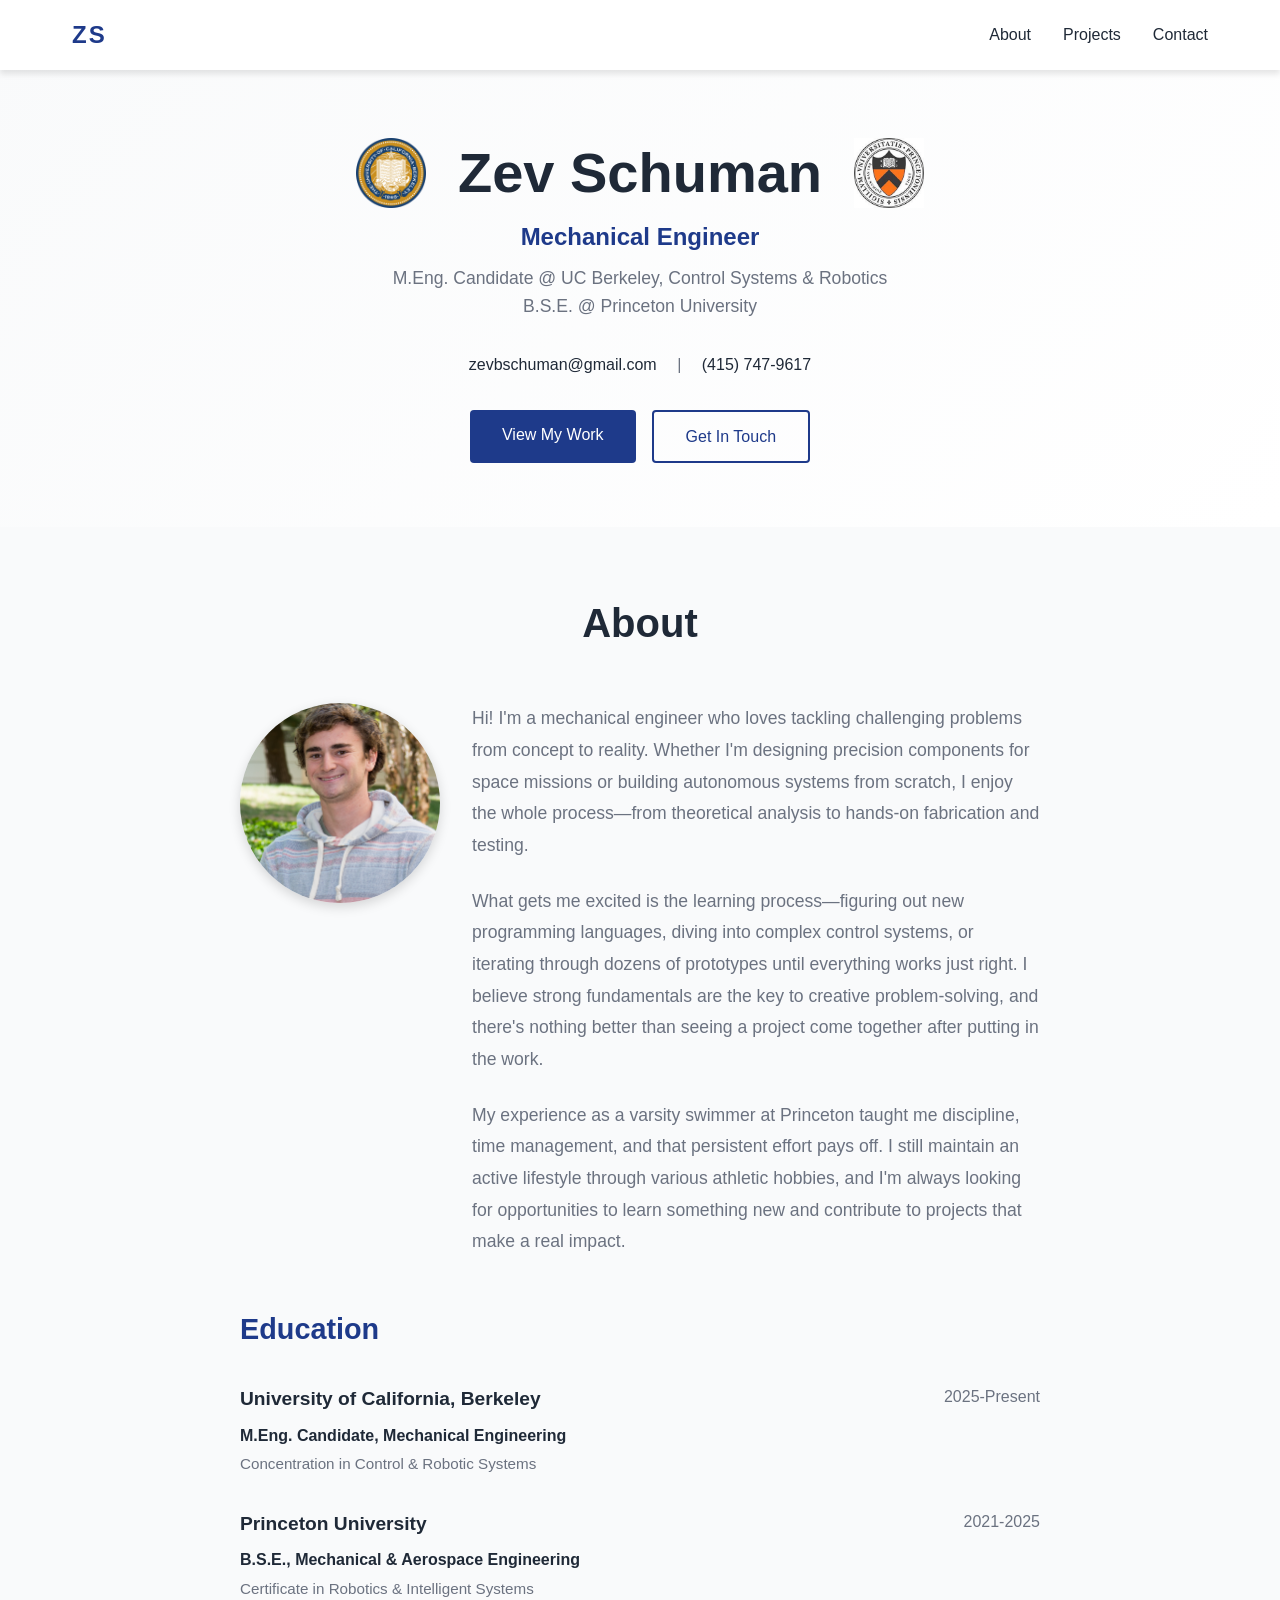
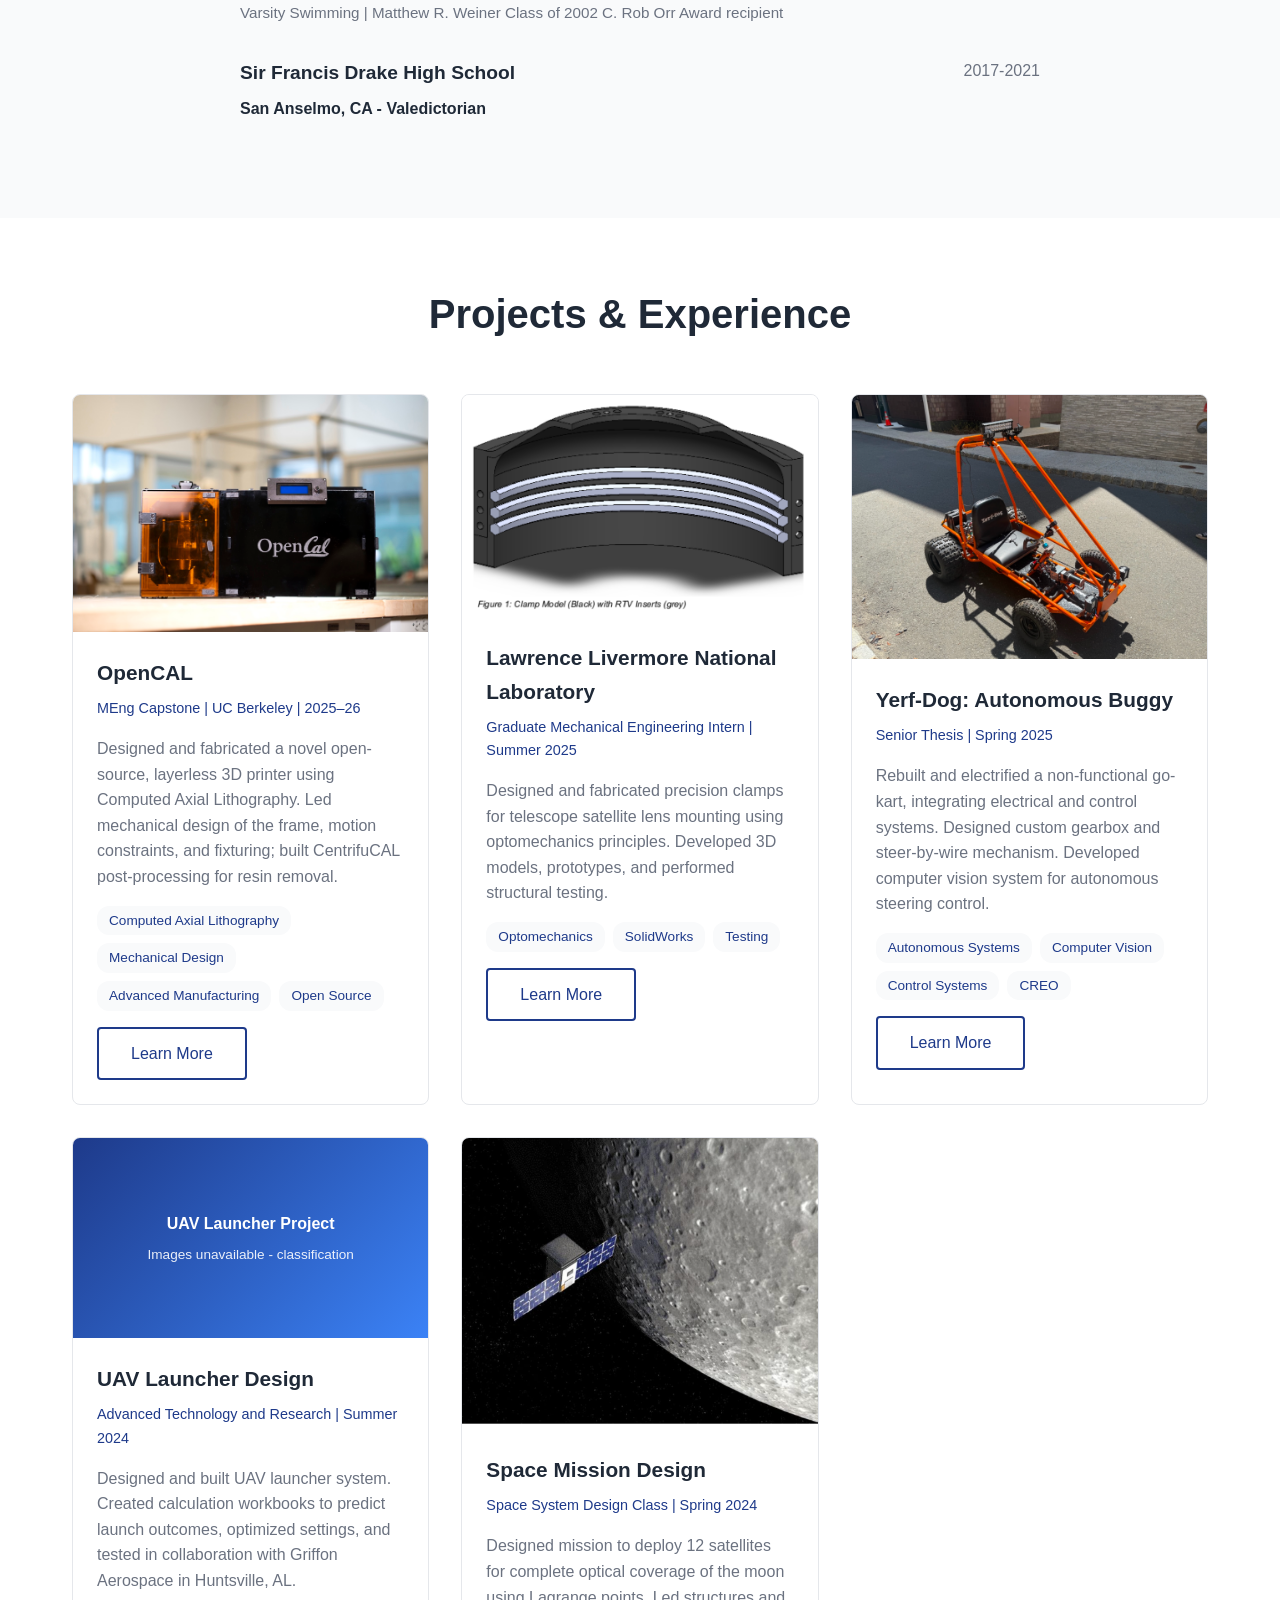
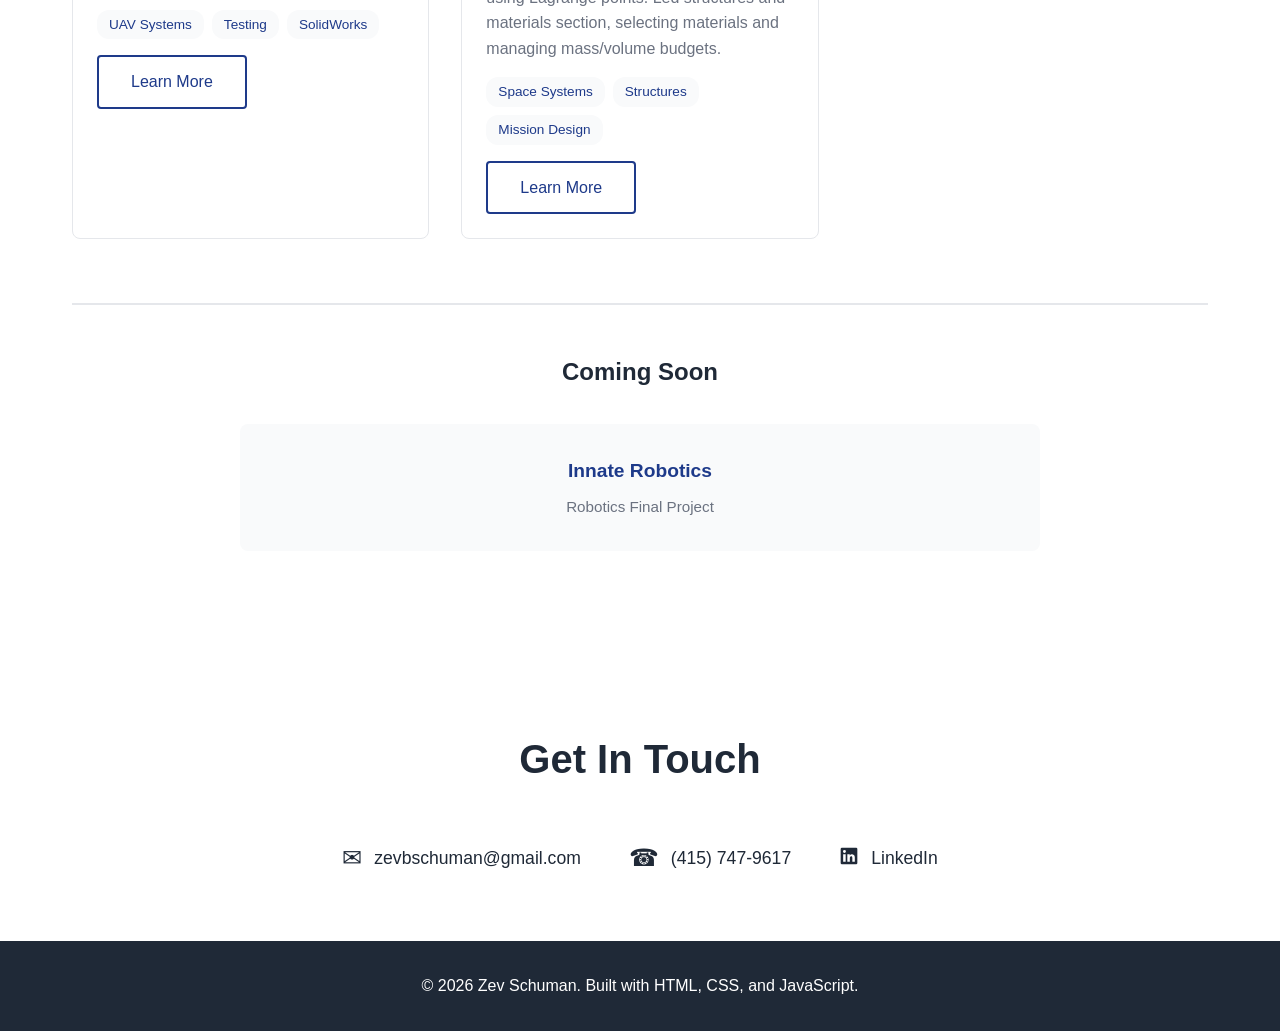
<file: index.html>
<!DOCTYPE html>
<html lang="en">
  <head>
    <meta charset="UTF-8" />
    <meta name="viewport" content="width=device-width, initial-scale=1.0" />
    <title>Zev Schuman - Engineering Portfolio</title>

    <!-- CSS Options - Switch between these -->
    <link rel="stylesheet" href="css/option-a.css" />
    <!-- <link rel="stylesheet" href="css/option-b.css"> -->
    <!-- <link rel="stylesheet" href="css/option-c.css"> -->
  </head>
  <body>
    <!-- Navigation -->
    <nav class="nav">
      <div class="nav-container">
        <a href="#home" class="nav-logo">ZS</a>
        <ul class="nav-menu">
          <li><a href="#about" class="nav-link">About</a></li>
          <li><a href="#projects" class="nav-link">Projects</a></li>
          <li><a href="#contact" class="nav-link">Contact</a></li>
        </ul>
        <div class="nav-toggle">
          <span></span>
          <span></span>
          <span></span>
        </div>
      </div>
    </nav>

    <!-- Hero Section -->
    <section id="home" class="hero">
      <div class="hero-container">
        <div class="hero-content">
          <div
            style="
              display: flex;
              align-items: center;
              justify-content: center;
              gap: 2rem;
              flex-wrap: wrap;
            "
          >
            <img
              src="images/logos/berkeley.png"
              alt="UC Berkeley"
              style="height: 70px; width: auto; opacity: 0.9"
            />
            <h1 class="hero-name" style="margin: 0">Zev Schuman</h1>
            <img
              src="images/logos/princeton.jpg"
              alt="Princeton University"
              style="height: 70px; width: auto; opacity: 0.9"
            />
          </div>
          <p class="hero-title">Mechanical Engineer</p>
          <p class="hero-subtitle">
            M.Eng. Candidate @ UC Berkeley, Control Systems & Robotics<br />B.S.E.
            @ Princeton University
          </p>
          <div class="hero-contact">
            <a href="mailto:zevbschuman@gmail.com" class="contact-link"
              >zevbschuman@gmail.com</a
            >
            <span class="contact-separator">|</span>
            <a href="tel:4157479617" class="contact-link">(415) 747-9617</a>
          </div>
          <div class="hero-cta">
            <a href="#projects" class="btn btn-primary">View My Work</a>
            <a href="#contact" class="btn btn-secondary">Get In Touch</a>
          </div>
        </div>
      </div>
    </section>

    <!-- About Section -->
    <section id="about" class="about">
      <div class="container">
        <h2 class="section-title">About</h2>

        <!-- Bio Section -->
        <div
          style="
            max-width: 800px;
            margin: 0 auto 3rem;
            display: flex;
            gap: 2rem;
            align-items: flex-start;
          "
        >
          <div style="flex-shrink: 0">
            <img
              src="images/bio/profile.jpg"
              alt="Zev Schuman"
              style="
                width: 200px;
                height: 200px;
                border-radius: 50%;
                object-fit: cover;
                object-position: center 25%;
                box-shadow: 0 4px 12px rgba(0, 0, 0, 0.15);
              "
            />
          </div>
          <div style="flex: 1">
            <p
              style="
                font-size: 1.1rem;
                line-height: 1.8;
                color: var(--text-light);
                margin-bottom: 1.5rem;
              "
            >
              Hi! I'm a mechanical engineer who loves tackling challenging
              problems from concept to reality. Whether I'm designing precision
              components for space missions or building autonomous systems from
              scratch, I enjoy the whole process—from theoretical analysis to
              hands-on fabrication and testing.
            </p>
            <p
              style="
                font-size: 1.1rem;
                line-height: 1.8;
                color: var(--text-light);
                margin-bottom: 1.5rem;
              "
            >
              What gets me excited is the learning process—figuring out new
              programming languages, diving into complex control systems, or
              iterating through dozens of prototypes until everything works just
              right. I believe strong fundamentals are the key to creative
              problem-solving, and there's nothing better than seeing a project
              come together after putting in the work.
            </p>
            <p
              style="
                font-size: 1.1rem;
                line-height: 1.8;
                color: var(--text-light);
              "
            >
              My experience as a varsity swimmer at Princeton taught me
              discipline, time management, and that persistent effort pays off.
              I still maintain an active lifestyle through various athletic
              hobbies, and I'm always looking for opportunities to learn
              something new and contribute to projects that make a real impact.
            </p>
          </div>
        </div>

        <!-- Education -->
        <div style="max-width: 800px; margin: 0 auto">
          <h3
            style="
              font-size: 1.8rem;
              margin-bottom: 2rem;
              color: var(--primary-color);
            "
          >
            Education
          </h3>

          <div class="education-item" style="margin-bottom: 2rem">
            <div class="education-header">
              <h4>University of California, Berkeley</h4>
              <span class="education-year">2025-Present</span>
            </div>
            <p class="education-degree">
              M.Eng. Candidate, Mechanical Engineering
            </p>
            <p class="education-detail">
              Concentration in Control & Robotic Systems
            </p>
          </div>

          <div class="education-item" style="margin-bottom: 2rem">
            <div class="education-header">
              <h4>Princeton University</h4>
              <span class="education-year">2021-2025</span>
            </div>
            <p class="education-degree">
              B.S.E., Mechanical & Aerospace Engineering
            </p>
            <p class="education-detail">
              Certificate in Robotics & Intelligent Systems
            </p>
            <p class="education-note">
              Varsity Swimming | Matthew R. Weiner Class of 2002 C. Rob Orr
              Award recipient
            </p>
          </div>

          <div class="education-item">
            <div class="education-header">
              <h4>Sir Francis Drake High School</h4>
              <span class="education-year">2017-2021</span>
            </div>
            <p class="education-degree">San Anselmo, CA - Valedictorian</p>
          </div>
        </div>
      </div>
    </section>

    <!-- Projects Section -->
    <section id="projects" class="projects">
      <div class="container">
        <h2 class="section-title">Projects & Experience</h2>

        <div class="projects-grid">
          <!-- Project: OpenCAL -->
          <div class="project-card" data-project="opencal">
            <div class="project-image">
              <img
                src="images/opencal/hero.jpg"
                alt="OpenCAL layerless 3D printer"
                style="width: 100%; height: auto; display: block"
              />
            </div>
            <div class="project-content">
              <h3 class="project-title">OpenCAL</h3>
              <p class="project-type">
                MEng Capstone | UC Berkeley | 2025–26
              </p>
              <p class="project-description">
                Designed and fabricated a novel open-source, layerless 3D printer
                using Computed Axial Lithography. Led mechanical design of the
                frame, motion constraints, and fixturing; built CentrifuCAL
                post-processing for resin removal.
              </p>
              <div class="project-tags">
                <span class="tag">Computed Axial Lithography</span>
                <span class="tag">Mechanical Design</span>
                <span class="tag">Advanced Manufacturing</span>
                <span class="tag">Open Source</span>
              </div>
              <a href="opencal.html" class="btn btn-outline">Learn More</a>
            </div>
          </div>

          <!-- Internship: LLNL -->
          <div class="project-card" data-project="llnl">
            <div class="project-image">
              <img
                src="images/llnl/clamp-model-1.png"
                alt="LLNL Precision Clamp Design"
                style="width: 100%; height: auto; display: block"
              />
            </div>
            <div class="project-content">
              <h3 class="project-title">
                Lawrence Livermore National Laboratory
              </h3>
              <p class="project-type">
                Graduate Mechanical Engineering Intern | Summer 2025
              </p>
              <p class="project-description">
                Designed and fabricated precision clamps for telescope satellite
                lens mounting using optomechanics principles. Developed 3D
                models, prototypes, and performed structural testing.
              </p>
              <div class="project-tags">
                <span class="tag">Optomechanics</span>
                <span class="tag">SolidWorks</span>
                <span class="tag">Testing</span>
              </div>
              <a href="llnl.html" class="btn btn-outline">Learn More</a>
            </div>
          </div>

          <!-- Project: Yerf-Dog -->
          <div class="project-card" data-project="yerf-dog">
            <div class="project-image">
              <img
                src="images/yerf-dog/after-1.png"
                alt="Yerf-Dog Autonomous Buggy"
                style="width: 100%; height: auto; display: block"
              />
            </div>
            <div class="project-content">
              <h3 class="project-title">Yerf-Dog: Autonomous Buggy</h3>
              <p class="project-type">Senior Thesis | Spring 2025</p>
              <p class="project-description">
                Rebuilt and electrified a non-functional go-kart, integrating
                electrical and control systems. Designed custom gearbox and
                steer-by-wire mechanism. Developed computer vision system for
                autonomous steering control.
              </p>
              <div class="project-tags">
                <span class="tag">Autonomous Systems</span>
                <span class="tag">Computer Vision</span>
                <span class="tag">Control Systems</span>
                <span class="tag">CREO</span>
              </div>
              <a href="yerf-dog.html" class="btn btn-outline">Learn More</a>
            </div>
          </div>

          <!-- Internship: ATR Corp -->
          <div class="project-card" data-project="atr-corp">
            <div class="project-image">
              <div
                class="image-placeholder"
                style="
                  aspect-ratio: 16/9;
                  background: linear-gradient(
                    135deg,
                    var(--primary-color),
                    var(--secondary-color)
                  );
                "
              >
                <span style="color: white; font-weight: 600"
                  >UAV Launcher Project</span
                >
                <small style="color: rgba(255, 255, 255, 0.9)"
                  >Images unavailable - classification</small
                >
              </div>
            </div>
            <div class="project-content">
              <h3 class="project-title">UAV Launcher Design</h3>
              <p class="project-type">
                Advanced Technology and Research | Summer 2024
              </p>
              <p class="project-description">
                Designed and built UAV launcher system. Created calculation
                workbooks to predict launch outcomes, optimized settings, and
                tested in collaboration with Griffon Aerospace in Huntsville,
                AL.
              </p>
              <div class="project-tags">
                <span class="tag">UAV Systems</span>
                <span class="tag">Testing</span>
                <span class="tag">SolidWorks</span>
              </div>
              <a href="atr-corp.html" class="btn btn-outline">Learn More</a>
            </div>
          </div>

          <!-- Project: Space Mission Design -->
          <div class="project-card" data-project="space-mission">
            <div class="project-image">
              <img
                src="images/space-mission/cover.png"
                alt="COSMIC Mission Design"
                style="width: 100%; height: auto; display: block"
              />
            </div>
            <div class="project-content">
              <h3 class="project-title">Space Mission Design</h3>
              <p class="project-type">
                Space System Design Class | Spring 2024
              </p>
              <p class="project-description">
                Designed mission to deploy 12 satellites for complete optical
                coverage of the moon using Lagrange points. Led structures and
                materials section, selecting materials and managing mass/volume
                budgets.
              </p>
              <div class="project-tags">
                <span class="tag">Space Systems</span>
                <span class="tag">Structures</span>
                <span class="tag">Mission Design</span>
              </div>
              <a href="space-mission.html" class="btn btn-outline"
                >Learn More</a
              >
            </div>
          </div>
        </div>

        <!-- Coming Soon Section -->
        <div
          style="
            margin-top: 4rem;
            padding: 3rem 0;
            border-top: 2px solid var(--border-color);
          "
        >
          <h3
            style="
              font-size: 1.5rem;
              text-align: center;
              margin-bottom: 2rem;
              color: var(--text-dark);
            "
          >
            Coming Soon
          </h3>
          <div
            style="
              display: grid;
              grid-template-columns: repeat(auto-fit, minmax(300px, 1fr));
              gap: 2rem;
              max-width: 800px;
              margin: 0 auto;
            "
          >
            <div
              style="
                background: var(--bg-light);
                padding: 2rem;
                border-radius: 8px;
                text-align: center;
              "
            >
              <h4
                style="
                  font-size: 1.2rem;
                  margin-bottom: 0.5rem;
                  color: var(--primary-color);
                "
              >
                Innate Robotics
              </h4>
              <p style="color: var(--text-light); font-size: 0.95rem">
                Robotics Final Project
              </p>
            </div>
          </div>
        </div>
      </div>
    </section>

    <!-- Contact Section -->
    <section id="contact" class="contact">
      <div class="container">
        <h2 class="section-title">Get In Touch</h2>
        <div class="contact-info">
          <a href="mailto:zevbschuman@gmail.com" class="contact-item">
            <span class="contact-icon">✉</span>
            <span>zevbschuman@gmail.com</span>
          </a>
          <a href="tel:4157479617" class="contact-item">
            <span class="contact-icon">☎</span>
            <span>(415) 747-9617</span>
          </a>
          <a
            href="https://www.linkedin.com/in/zevschuman/"
            class="contact-item"
            target="_blank"
            rel="noopener noreferrer"
          >
            <span class="contact-icon">
              <svg
                width="20"
                height="20"
                viewBox="0 0 24 24"
                fill="currentColor"
              >
                <path
                  d="M20.5 2h-17A1.5 1.5 0 002 3.5v17A1.5 1.5 0 003.5 22h17a1.5 1.5 0 001.5-1.5v-17A1.5 1.5 0 0020.5 2zM8 19H5v-9h3zM6.5 8.25A1.75 1.75 0 118.3 6.5a1.78 1.78 0 01-1.8 1.75zM19 19h-3v-4.74c0-1.42-.6-1.93-1.38-1.93A1.74 1.74 0 0013 14.19a.66.66 0 000 .14V19h-3v-9h2.9v1.3a3.11 3.11 0 012.7-1.4c1.55 0 3.36.86 3.36 3.66z"
                />
              </svg>
            </span>
            <span>LinkedIn</span>
          </a>
        </div>
      </div>
    </section>

    <!-- Footer -->
    <footer class="footer">
      <div class="container">
        <p>&copy; 2026 Zev Schuman. Built with HTML, CSS, and JavaScript.</p>
      </div>
    </footer>

    <script src="js/main.js"></script>
  </body>
</html>
</file>
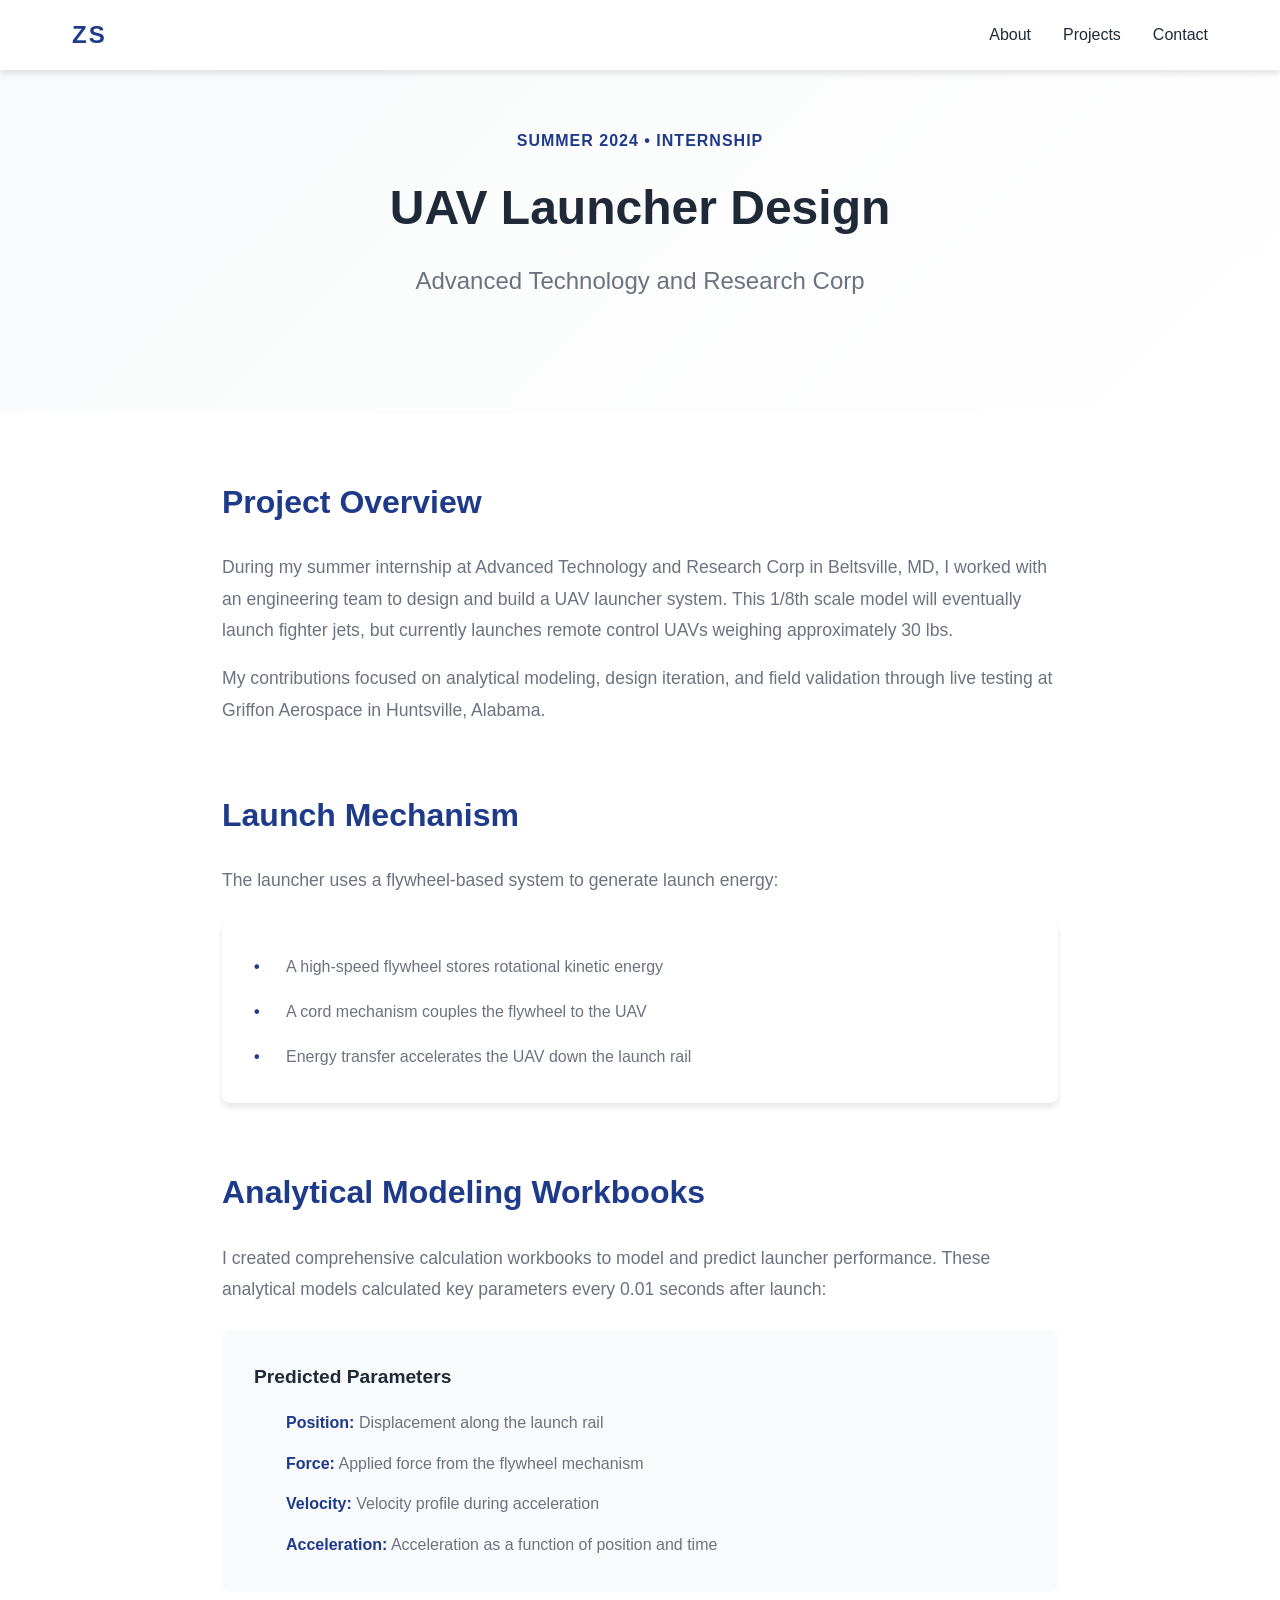
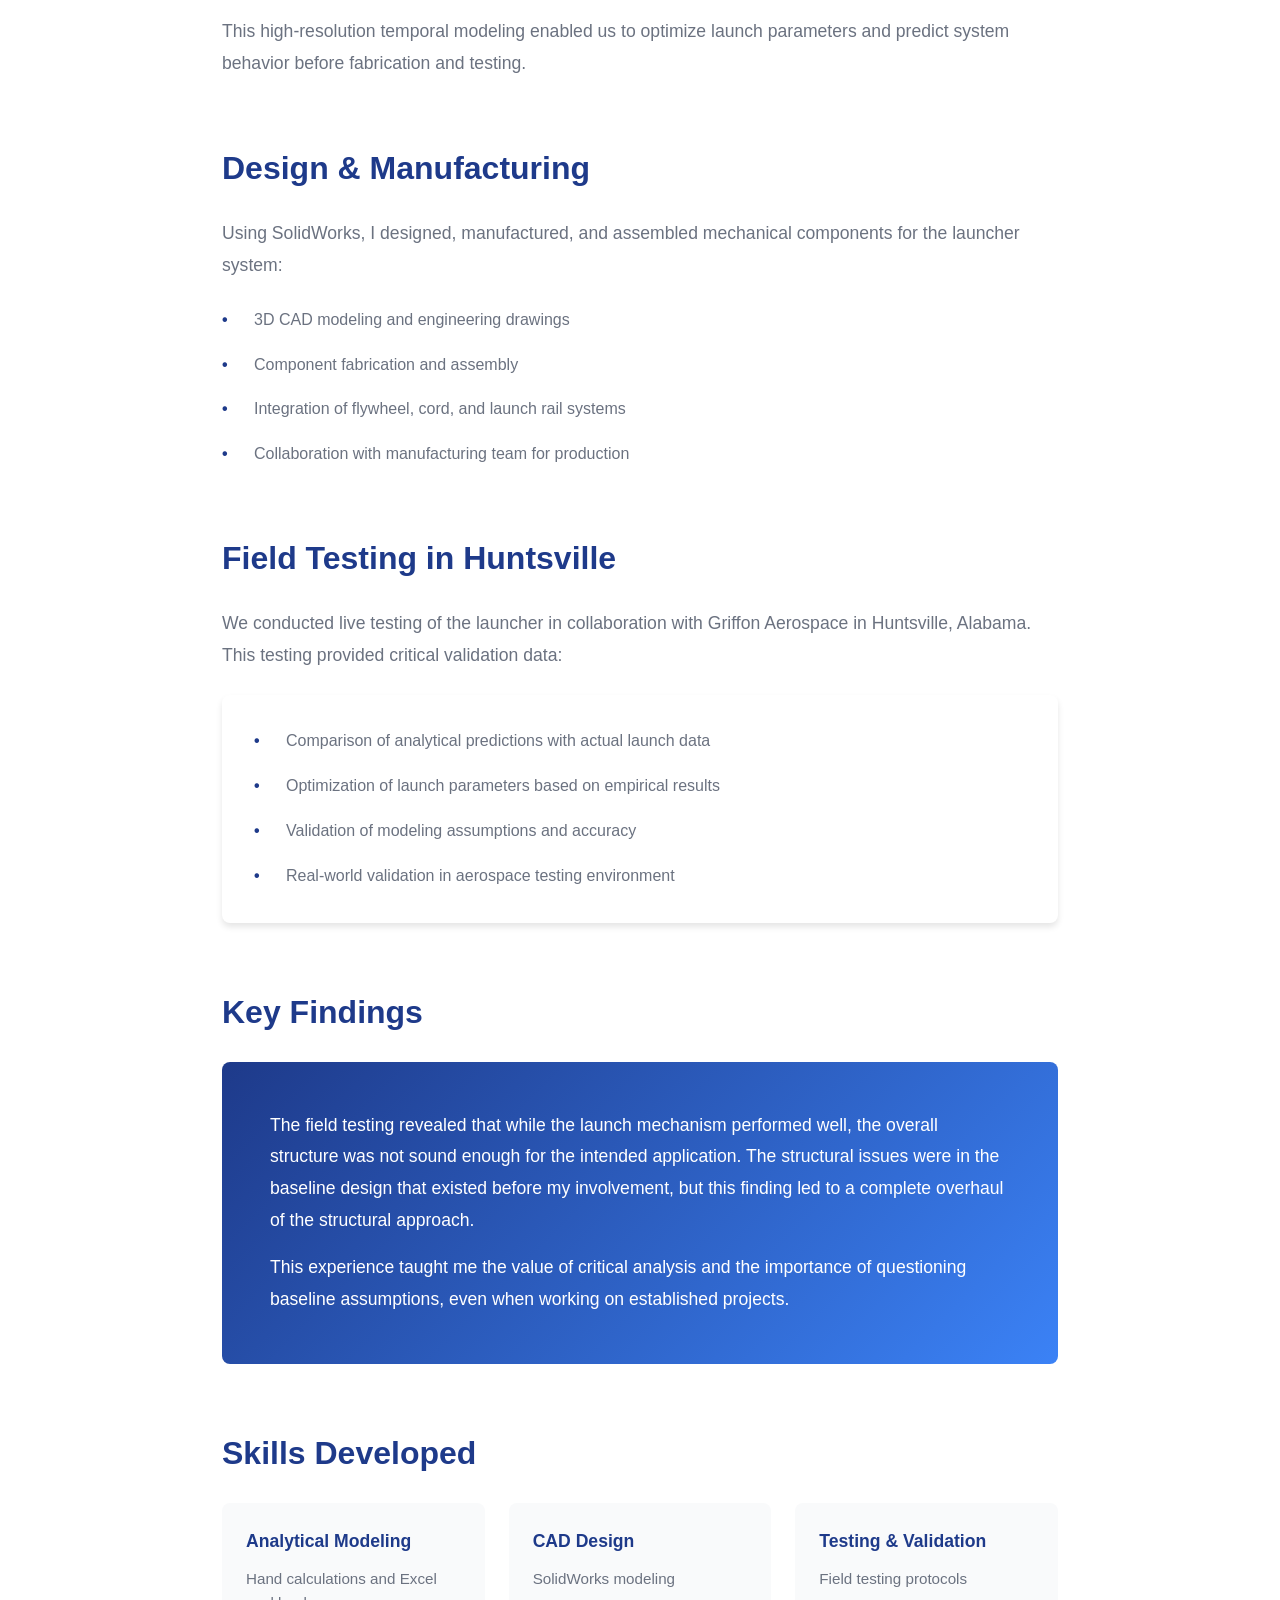
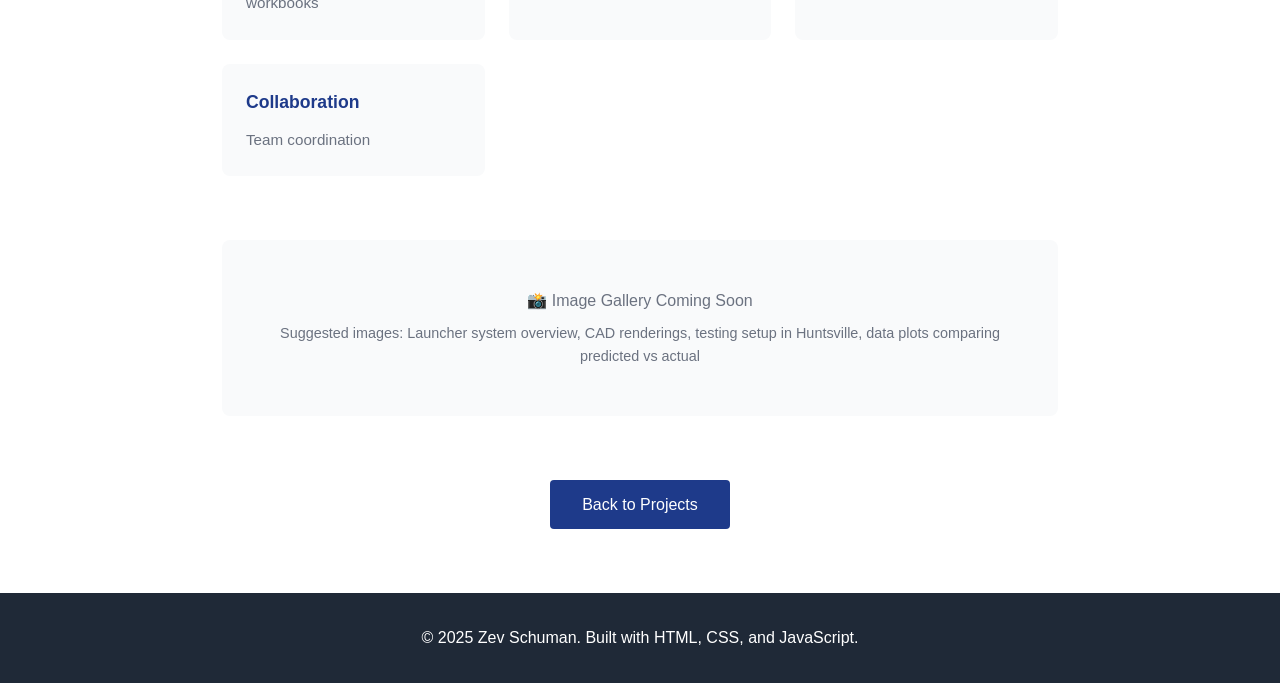
<file: atr-corp.html>
<!DOCTYPE html>
<html lang="en">
  <head>
    <meta charset="UTF-8" />
    <meta name="viewport" content="width=device-width, initial-scale=1.0" />
    <title>UAV Launcher Design - Zev Schuman Portfolio</title>
    <link rel="stylesheet" href="css/option-a.css" />
  </head>
  <body>
    <!-- Navigation -->
    <nav class="nav">
      <div class="nav-container">
        <a href="index.html" class="nav-logo">ZS</a>
        <ul class="nav-menu">
          <li><a href="index.html#about" class="nav-link">About</a></li>
          <li><a href="index.html#projects" class="nav-link">Projects</a></li>
          <li><a href="index.html#contact" class="nav-link">Contact</a></li>
        </ul>
        <div class="nav-toggle">
          <span></span>
          <span></span>
          <span></span>
        </div>
      </div>
    </nav>

    <!-- Project Hero -->
    <section class="hero" style="padding-top: 8rem">
      <div class="container" style="max-width: 900px">
        <div style="text-align: center; margin-bottom: 3rem">
          <p
            style="
              color: var(--primary-color);
              font-weight: 600;
              margin-bottom: 1rem;
              text-transform: uppercase;
              letter-spacing: 1px;
            "
          >
            Summer 2024 • Internship
          </p>
          <h1
            style="
              font-size: 3rem;
              margin-bottom: 1rem;
              color: var(--text-dark);
            "
          >
            UAV Launcher Design
          </h1>
          <h2
            style="
              font-size: 1.5rem;
              color: var(--text-light);
              font-weight: 400;
            "
          >
            Advanced Technology and Research Corp
          </h2>
        </div>
      </div>
    </section>

    <!-- Project Content -->
    <section style="padding: 4rem 0">
      <div class="container" style="max-width: 900px">
        <!-- Overview -->
        <div style="margin-bottom: 4rem">
          <h3
            style="
              font-size: 2rem;
              margin-bottom: 1.5rem;
              color: var(--primary-color);
            "
          >
            Project Overview
          </h3>
          <p
            style="
              font-size: 1.1rem;
              line-height: 1.8;
              color: var(--text-light);
              margin-bottom: 1rem;
            "
          >
            During my summer internship at Advanced Technology and Research Corp
            in Beltsville, MD, I worked with an engineering team to design and
            build a UAV launcher system. This 1/8th scale model will eventually
            launch fighter jets, but currently launches remote control UAVs
            weighing approximately 30 lbs.
          </p>
          <p
            style="
              font-size: 1.1rem;
              line-height: 1.8;
              color: var(--text-light);
            "
          >
            My contributions focused on analytical modeling, design iteration,
            and field validation through live testing at Griffon Aerospace in
            Huntsville, Alabama.
          </p>
        </div>

        <!-- Launch Mechanism -->
        <div style="margin-bottom: 4rem">
          <h3
            style="
              font-size: 2rem;
              margin-bottom: 1.5rem;
              color: var(--primary-color);
            "
          >
            Launch Mechanism
          </h3>
          <p
            style="
              font-size: 1.1rem;
              line-height: 1.8;
              color: var(--text-light);
              margin-bottom: 1.5rem;
            "
          >
            The launcher uses a flywheel-based system to generate launch energy:
          </p>
          <div
            style="
              background: white;
              padding: 2rem;
              border-radius: 8px;
              box-shadow: var(--shadow);
            "
          >
            <ul style="list-style: none; margin-left: 0">
              <li
                style="
                  margin-bottom: 1rem;
                  padding-left: 2rem;
                  position: relative;
                  color: var(--text-light);
                  line-height: 1.8;
                "
              >
                <span
                  style="
                    position: absolute;
                    left: 0;
                    color: var(--primary-color);
                    font-weight: bold;
                  "
                  >•</span
                >
                A high-speed flywheel stores rotational kinetic energy
              </li>
              <li
                style="
                  margin-bottom: 1rem;
                  padding-left: 2rem;
                  position: relative;
                  color: var(--text-light);
                  line-height: 1.8;
                "
              >
                <span
                  style="
                    position: absolute;
                    left: 0;
                    color: var(--primary-color);
                    font-weight: bold;
                  "
                  >•</span
                >
                A cord mechanism couples the flywheel to the UAV
              </li>
              <li
                style="
                  padding-left: 2rem;
                  position: relative;
                  color: var(--text-light);
                  line-height: 1.8;
                "
              >
                <span
                  style="
                    position: absolute;
                    left: 0;
                    color: var(--primary-color);
                    font-weight: bold;
                  "
                  >•</span
                >
                Energy transfer accelerates the UAV down the launch rail
              </li>
            </ul>
          </div>
        </div>

        <!-- Analysis Workbooks -->
        <div style="margin-bottom: 4rem">
          <h3
            style="
              font-size: 2rem;
              margin-bottom: 1.5rem;
              color: var(--primary-color);
            "
          >
            Analytical Modeling Workbooks
          </h3>
          <p
            style="
              font-size: 1.1rem;
              line-height: 1.8;
              color: var(--text-light);
              margin-bottom: 1.5rem;
            "
          >
            I created comprehensive calculation workbooks to model and predict
            launcher performance. These analytical models calculated key
            parameters every 0.01 seconds after launch:
          </p>
          <div
            style="
              background: var(--bg-light);
              padding: 2rem;
              border-radius: 8px;
              margin-bottom: 1.5rem;
            "
          >
            <h4
              style="
                font-size: 1.2rem;
                margin-bottom: 1rem;
                color: var(--text-dark);
              "
            >
              Predicted Parameters
            </h4>
            <ul style="list-style: none; margin-left: 0">
              <li
                style="
                  margin-bottom: 0.75rem;
                  padding-left: 2rem;
                  position: relative;
                  color: var(--text-light);
                  line-height: 1.8;
                "
              >
                <strong style="color: var(--primary-color)">Position:</strong>
                Displacement along the launch rail
              </li>
              <li
                style="
                  margin-bottom: 0.75rem;
                  padding-left: 2rem;
                  position: relative;
                  color: var(--text-light);
                  line-height: 1.8;
                "
              >
                <strong style="color: var(--primary-color)">Force:</strong>
                Applied force from the flywheel mechanism
              </li>
              <li
                style="
                  margin-bottom: 0.75rem;
                  padding-left: 2rem;
                  position: relative;
                  color: var(--text-light);
                  line-height: 1.8;
                "
              >
                <strong style="color: var(--primary-color)">Velocity:</strong>
                Velocity profile during acceleration
              </li>
              <li
                style="
                  padding-left: 2rem;
                  position: relative;
                  color: var(--text-light);
                  line-height: 1.8;
                "
              >
                <strong style="color: var(--primary-color)"
                  >Acceleration:</strong
                >
                Acceleration as a function of position and time
              </li>
            </ul>
          </div>
          <p
            style="
              font-size: 1.1rem;
              line-height: 1.8;
              color: var(--text-light);
            "
          >
            This high-resolution temporal modeling enabled us to optimize launch
            parameters and predict system behavior before fabrication and
            testing.
          </p>
        </div>

        <!-- Design Work -->
        <div style="margin-bottom: 4rem">
          <h3
            style="
              font-size: 2rem;
              margin-bottom: 1.5rem;
              color: var(--primary-color);
            "
          >
            Design & Manufacturing
          </h3>
          <p
            style="
              font-size: 1.1rem;
              line-height: 1.8;
              color: var(--text-light);
              margin-bottom: 1.5rem;
            "
          >
            Using SolidWorks, I designed, manufactured, and assembled mechanical
            components for the launcher system:
          </p>
          <ul style="list-style: none; margin-left: 0">
            <li
              style="
                margin-bottom: 1rem;
                padding-left: 2rem;
                position: relative;
                color: var(--text-light);
                line-height: 1.8;
              "
            >
              <span
                style="
                  position: absolute;
                  left: 0;
                  color: var(--primary-color);
                  font-weight: bold;
                "
                >•</span
              >
              3D CAD modeling and engineering drawings
            </li>
            <li
              style="
                margin-bottom: 1rem;
                padding-left: 2rem;
                position: relative;
                color: var(--text-light);
                line-height: 1.8;
              "
            >
              <span
                style="
                  position: absolute;
                  left: 0;
                  color: var(--primary-color);
                  font-weight: bold;
                "
                >•</span
              >
              Component fabrication and assembly
            </li>
            <li
              style="
                margin-bottom: 1rem;
                padding-left: 2rem;
                position: relative;
                color: var(--text-light);
                line-height: 1.8;
              "
            >
              <span
                style="
                  position: absolute;
                  left: 0;
                  color: var(--primary-color);
                  font-weight: bold;
                "
                >•</span
              >
              Integration of flywheel, cord, and launch rail systems
            </li>
            <li
              style="
                padding-left: 2rem;
                position: relative;
                color: var(--text-light);
                line-height: 1.8;
              "
            >
              <span
                style="
                  position: absolute;
                  left: 0;
                  color: var(--primary-color);
                  font-weight: bold;
                "
                >•</span
              >
              Collaboration with manufacturing team for production
            </li>
          </ul>
        </div>

        <!-- Field Testing -->
        <div style="margin-bottom: 4rem">
          <h3
            style="
              font-size: 2rem;
              margin-bottom: 1.5rem;
              color: var(--primary-color);
            "
          >
            Field Testing in Huntsville
          </h3>
          <p
            style="
              font-size: 1.1rem;
              line-height: 1.8;
              color: var(--text-light);
              margin-bottom: 1.5rem;
            "
          >
            We conducted live testing of the launcher in collaboration with
            Griffon Aerospace in Huntsville, Alabama. This testing provided
            critical validation data:
          </p>
          <div
            style="
              background: white;
              padding: 2rem;
              border-radius: 8px;
              box-shadow: var(--shadow);
            "
          >
            <ul style="list-style: none; margin-left: 0">
              <li
                style="
                  margin-bottom: 1rem;
                  padding-left: 2rem;
                  position: relative;
                  color: var(--text-light);
                  line-height: 1.8;
                "
              >
                <span
                  style="
                    position: absolute;
                    left: 0;
                    color: var(--primary-color);
                    font-weight: bold;
                  "
                  >•</span
                >
                Comparison of analytical predictions with actual launch data
              </li>
              <li
                style="
                  margin-bottom: 1rem;
                  padding-left: 2rem;
                  position: relative;
                  color: var(--text-light);
                  line-height: 1.8;
                "
              >
                <span
                  style="
                    position: absolute;
                    left: 0;
                    color: var(--primary-color);
                    font-weight: bold;
                  "
                  >•</span
                >
                Optimization of launch parameters based on empirical results
              </li>
              <li
                style="
                  margin-bottom: 1rem;
                  padding-left: 2rem;
                  position: relative;
                  color: var(--text-light);
                  line-height: 1.8;
                "
              >
                <span
                  style="
                    position: absolute;
                    left: 0;
                    color: var(--primary-color);
                    font-weight: bold;
                  "
                  >•</span
                >
                Validation of modeling assumptions and accuracy
              </li>
              <li
                style="
                  padding-left: 2rem;
                  position: relative;
                  color: var(--text-light);
                  line-height: 1.8;
                "
              >
                <span
                  style="
                    position: absolute;
                    left: 0;
                    color: var(--primary-color);
                    font-weight: bold;
                  "
                  >•</span
                >
                Real-world validation in aerospace testing environment
              </li>
            </ul>
          </div>
        </div>

        <!-- Key Findings -->
        <div style="margin-bottom: 4rem">
          <h3
            style="
              font-size: 2rem;
              margin-bottom: 1.5rem;
              color: var(--primary-color);
            "
          >
            Key Findings
          </h3>
          <div
            style="
              background: linear-gradient(
                135deg,
                var(--primary-color),
                var(--secondary-color)
              );
              padding: 3rem;
              border-radius: 8px;
              color: white;
            "
          >
            <p style="font-size: 1.1rem; line-height: 1.8; margin-bottom: 1rem">
              The field testing revealed that while the launch mechanism
              performed well, the overall structure was not sound enough for the
              intended application. The structural issues were in the baseline
              design that existed before my involvement, but this finding led to
              a complete overhaul of the structural approach.
            </p>
            <p style="font-size: 1.1rem; line-height: 1.8">
              This experience taught me the value of critical analysis and the
              importance of questioning baseline assumptions, even when working
              on established projects.
            </p>
          </div>
        </div>

        <!-- Skills Developed -->
        <div style="margin-bottom: 4rem">
          <h3
            style="
              font-size: 2rem;
              margin-bottom: 1.5rem;
              color: var(--primary-color);
            "
          >
            Skills Developed
          </h3>
          <div
            style="
              display: grid;
              grid-template-columns: repeat(auto-fit, minmax(200px, 1fr));
              gap: 1.5rem;
            "
          >
            <div
              style="
                background: var(--bg-light);
                padding: 1.5rem;
                border-radius: 8px;
              "
            >
              <h4
                style="
                  font-size: 1.1rem;
                  margin-bottom: 0.75rem;
                  color: var(--primary-color);
                "
              >
                Analytical Modeling
              </h4>
              <p style="font-size: 0.95rem; color: var(--text-light)">
                Hand calculations and Excel workbooks
              </p>
            </div>
            <div
              style="
                background: var(--bg-light);
                padding: 1.5rem;
                border-radius: 8px;
              "
            >
              <h4
                style="
                  font-size: 1.1rem;
                  margin-bottom: 0.75rem;
                  color: var(--primary-color);
                "
              >
                CAD Design
              </h4>
              <p style="font-size: 0.95rem; color: var(--text-light)">
                SolidWorks modeling
              </p>
            </div>
            <div
              style="
                background: var(--bg-light);
                padding: 1.5rem;
                border-radius: 8px;
              "
            >
              <h4
                style="
                  font-size: 1.1rem;
                  margin-bottom: 0.75rem;
                  color: var(--primary-color);
                "
              >
                Testing & Validation
              </h4>
              <p style="font-size: 0.95rem; color: var(--text-light)">
                Field testing protocols
              </p>
            </div>
            <div
              style="
                background: var(--bg-light);
                padding: 1.5rem;
                border-radius: 8px;
              "
            >
              <h4
                style="
                  font-size: 1.1rem;
                  margin-bottom: 0.75rem;
                  color: var(--primary-color);
                "
              >
                Collaboration
              </h4>
              <p style="font-size: 0.95rem; color: var(--text-light)">
                Team coordination
              </p>
            </div>
          </div>
        </div>

        <!-- Image Placeholder -->
        <div
          style="
            margin: 4rem 0;
            text-align: center;
            background: var(--bg-light);
            padding: 3rem;
            border-radius: 8px;
          "
        >
          <p style="color: var(--text-light); margin-bottom: 0.5rem">
            📸 Image Gallery Coming Soon
          </p>
          <p style="color: var(--text-light); font-size: 0.9rem">
            Suggested images: Launcher system overview, CAD renderings, testing
            setup in Huntsville, data plots comparing predicted vs actual
          </p>
        </div>

        <!-- Back to Projects -->
        <div style="text-align: center; margin-top: 4rem">
          <a href="index.html#projects" class="btn btn-primary"
            >Back to Projects</a
          >
        </div>
      </div>
    </section>

    <!-- Footer -->
    <footer class="footer">
      <div class="container">
        <p>&copy; 2025 Zev Schuman. Built with HTML, CSS, and JavaScript.</p>
      </div>
    </footer>

    <script src="js/main.js"></script>
  </body>
</html>
</file>
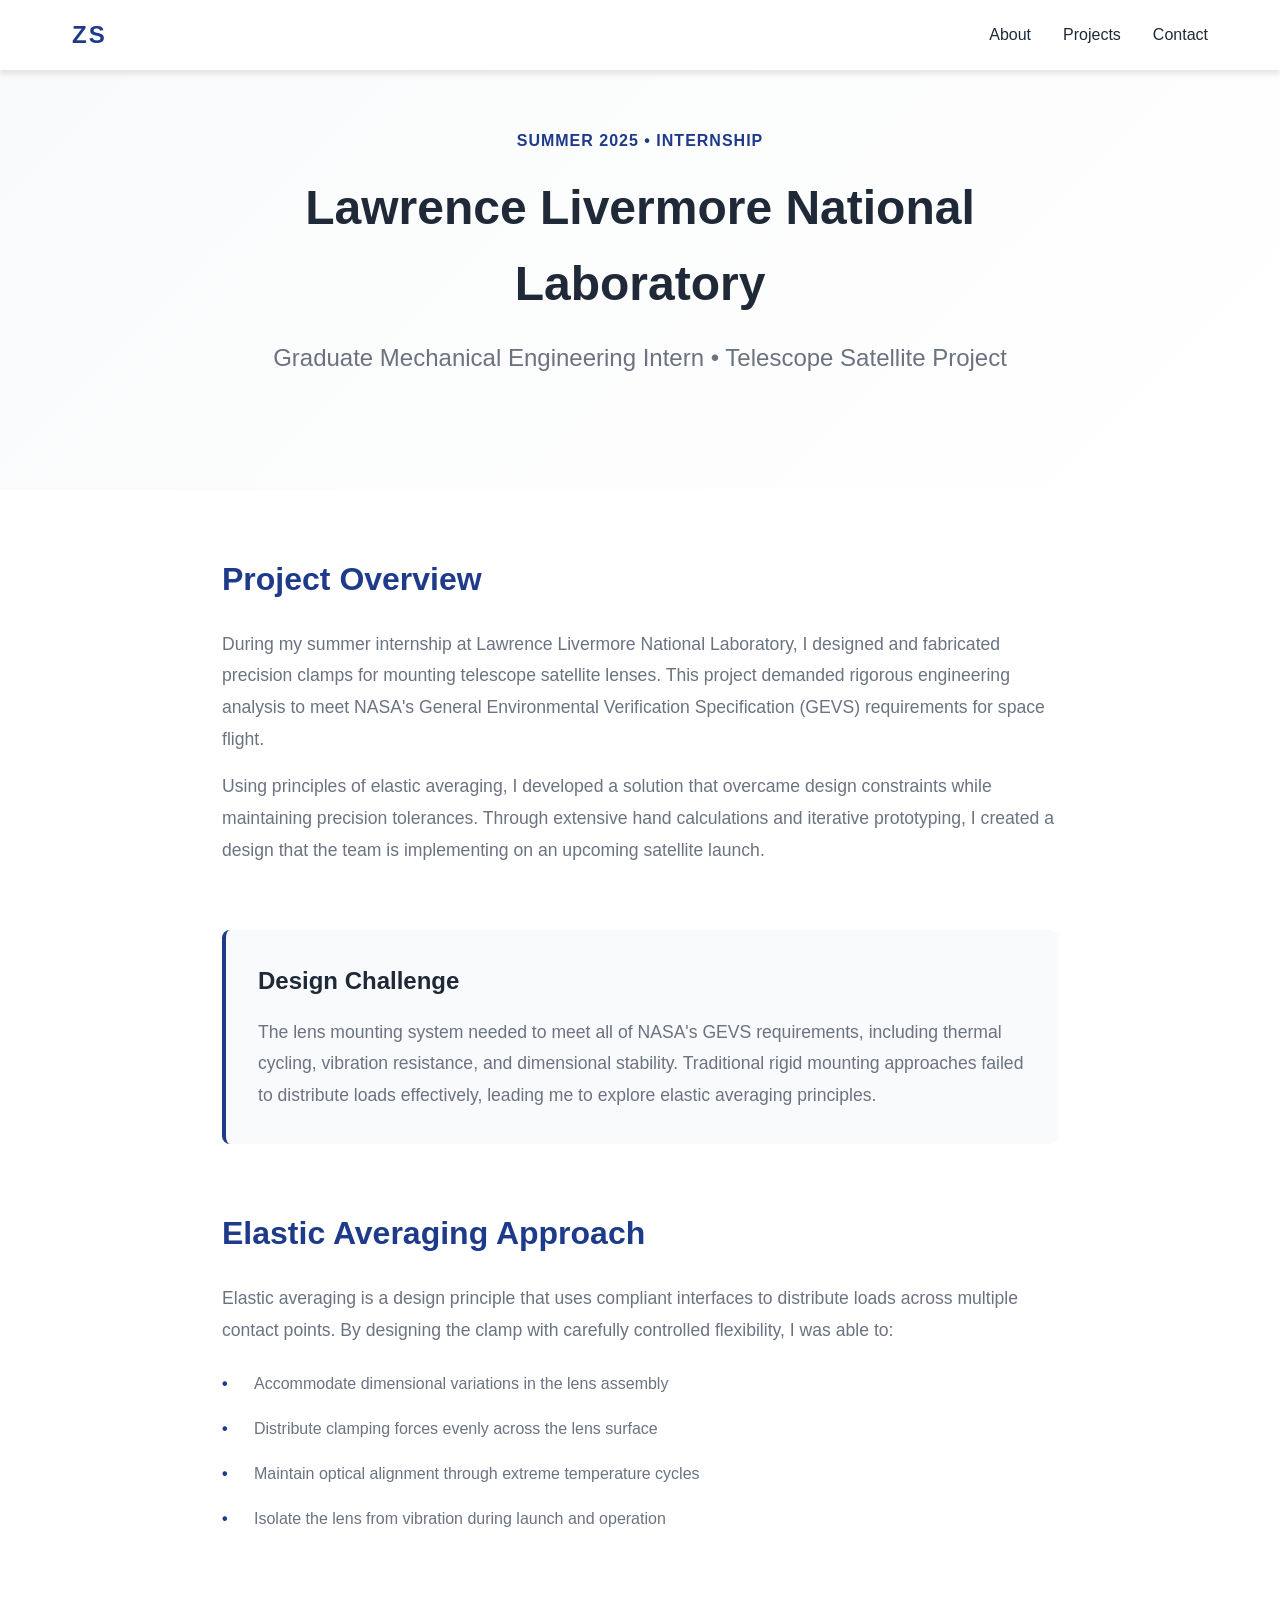
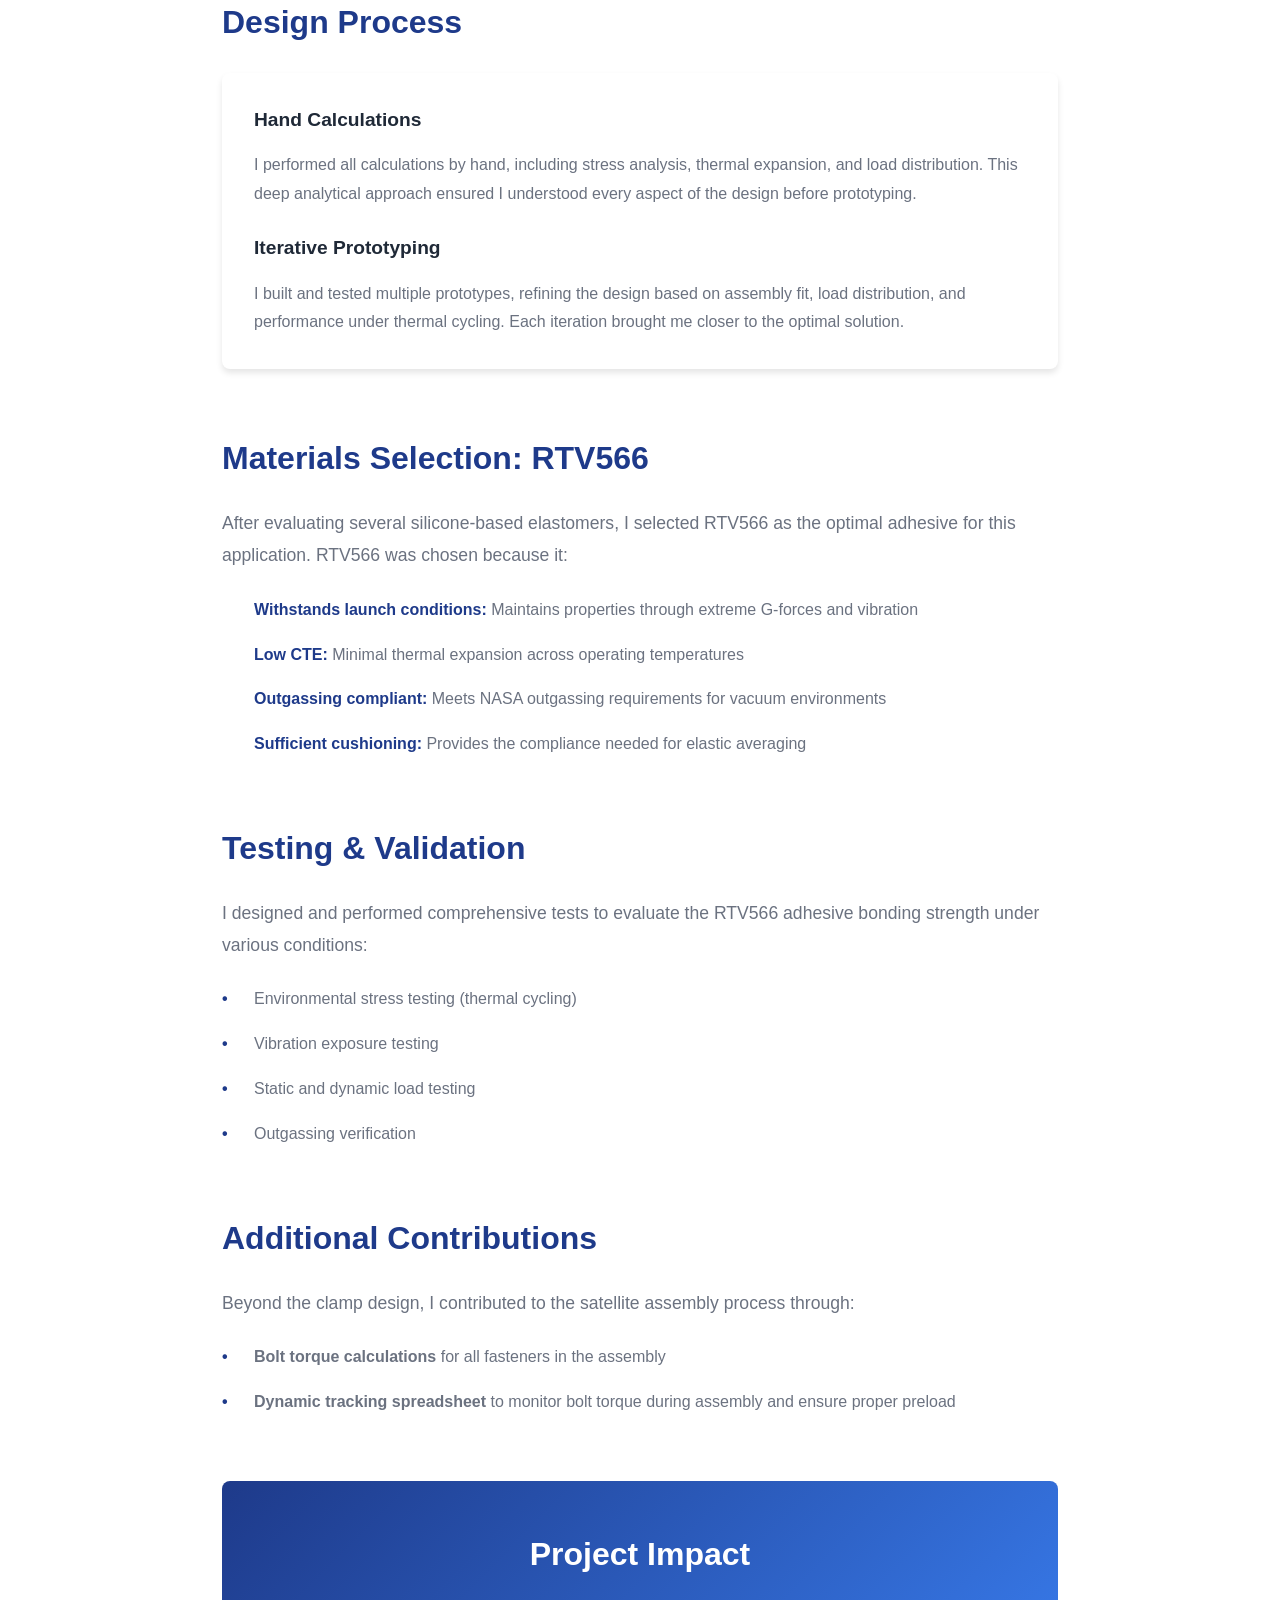
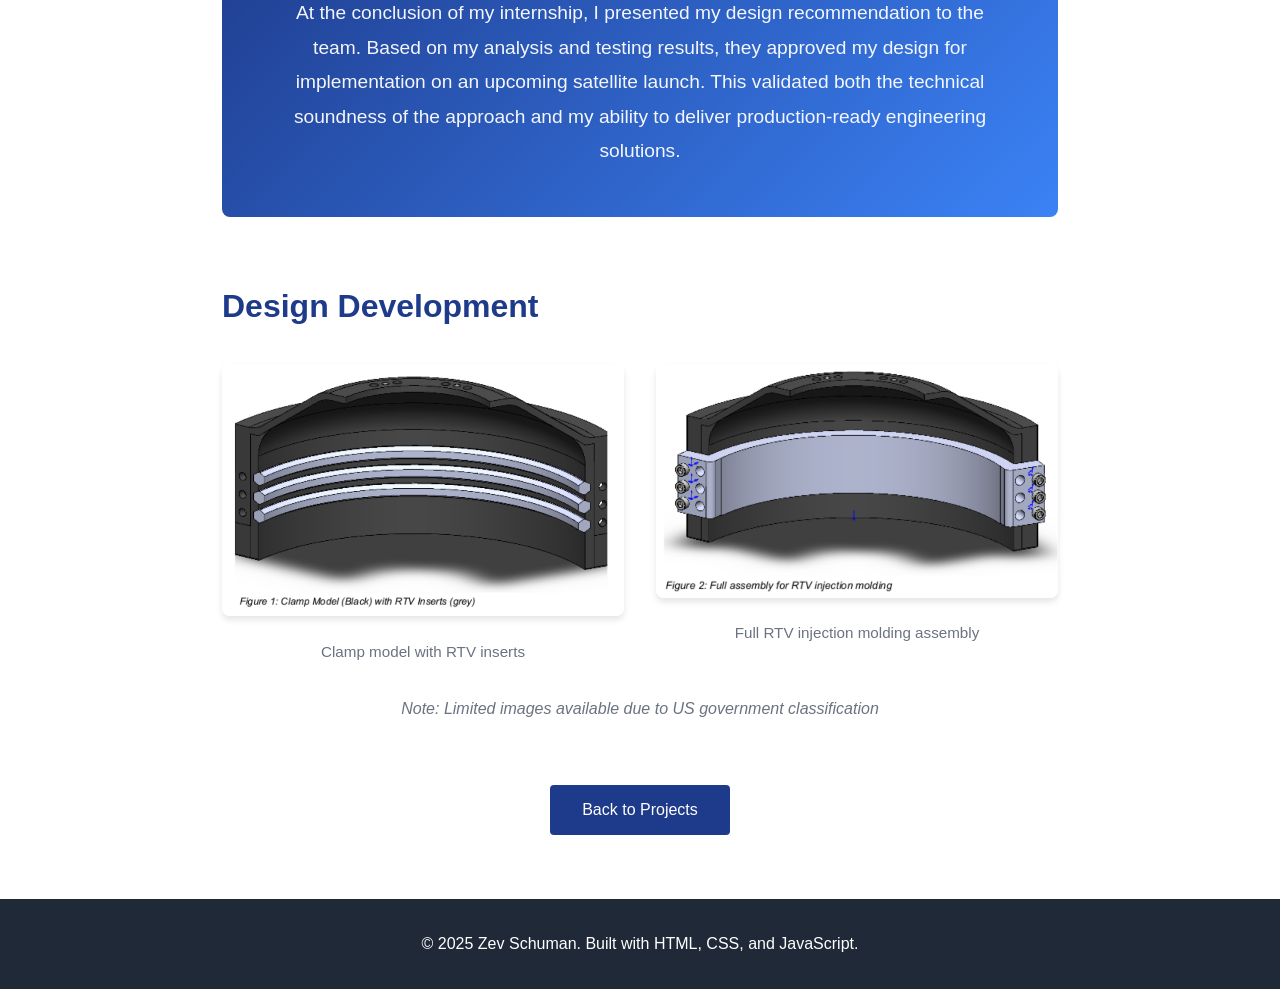
<file: llnl.html>
<!DOCTYPE html>
<html lang="en">
  <head>
    <meta charset="UTF-8" />
    <meta name="viewport" content="width=device-width, initial-scale=1.0" />
    <title>LLNL Internship - Zev Schuman Portfolio</title>
    <link rel="stylesheet" href="css/option-a.css" />
  </head>
  <body>
    <!-- Navigation -->
    <nav class="nav">
      <div class="nav-container">
        <a href="index.html" class="nav-logo">ZS</a>
        <ul class="nav-menu">
          <li><a href="index.html#about" class="nav-link">About</a></li>
          <li><a href="index.html#projects" class="nav-link">Projects</a></li>
          <li><a href="index.html#contact" class="nav-link">Contact</a></li>
        </ul>
        <div class="nav-toggle">
          <span></span>
          <span></span>
          <span></span>
        </div>
      </div>
    </nav>

    <!-- Project Hero -->
    <section class="hero" style="padding-top: 8rem">
      <div class="container" style="max-width: 900px">
        <div style="text-align: center; margin-bottom: 3rem">
          <p
            style="
              color: var(--primary-color);
              font-weight: 600;
              margin-bottom: 1rem;
              text-transform: uppercase;
              letter-spacing: 1px;
            "
          >
            Summer 2025 • Internship
          </p>
          <h1
            style="
              font-size: 3rem;
              margin-bottom: 1rem;
              color: var(--text-dark);
            "
          >
            Lawrence Livermore National Laboratory
          </h1>
          <h2
            style="
              font-size: 1.5rem;
              color: var(--text-light);
              font-weight: 400;
            "
          >
            Graduate Mechanical Engineering Intern • Telescope Satellite Project
          </h2>
        </div>
      </div>
    </section>

    <!-- Project Content -->
    <section style="padding: 4rem 0">
      <div class="container" style="max-width: 900px">
        <!-- Overview -->
        <div style="margin-bottom: 4rem">
          <h3
            style="
              font-size: 2rem;
              margin-bottom: 1.5rem;
              color: var(--primary-color);
            "
          >
            Project Overview
          </h3>
          <p
            style="
              font-size: 1.1rem;
              line-height: 1.8;
              color: var(--text-light);
              margin-bottom: 1rem;
            "
          >
            During my summer internship at Lawrence Livermore National
            Laboratory, I designed and fabricated precision clamps for mounting
            telescope satellite lenses. This project demanded rigorous
            engineering analysis to meet NASA's General Environmental
            Verification Specification (GEVS) requirements for space flight.
          </p>
          <p
            style="
              font-size: 1.1rem;
              line-height: 1.8;
              color: var(--text-light);
            "
          >
            Using principles of elastic averaging, I developed a solution that
            overcame design constraints while maintaining precision tolerances.
            Through extensive hand calculations and iterative prototyping, I
            created a design that the team is implementing on an upcoming
            satellite launch.
          </p>
        </div>

        <!-- Key Challenge -->
        <div
          style="
            background: var(--bg-light);
            padding: 2rem;
            border-radius: 8px;
            border-left: 4px solid var(--primary-color);
            margin-bottom: 4rem;
          "
        >
          <h3
            style="
              font-size: 1.5rem;
              margin-bottom: 1rem;
              color: var(--text-dark);
            "
          >
            Design Challenge
          </h3>
          <p
            style="
              font-size: 1.1rem;
              line-height: 1.8;
              color: var(--text-light);
            "
          >
            The lens mounting system needed to meet all of NASA's GEVS
            requirements, including thermal cycling, vibration resistance, and
            dimensional stability. Traditional rigid mounting approaches failed
            to distribute loads effectively, leading me to explore elastic
            averaging principles.
          </p>
        </div>

        <!-- Elastic Averaging -->
        <div style="margin-bottom: 4rem">
          <h3
            style="
              font-size: 2rem;
              margin-bottom: 1.5rem;
              color: var(--primary-color);
            "
          >
            Elastic Averaging Approach
          </h3>
          <p
            style="
              font-size: 1.1rem;
              line-height: 1.8;
              color: var(--text-light);
              margin-bottom: 1.5rem;
            "
          >
            Elastic averaging is a design principle that uses compliant
            interfaces to distribute loads across multiple contact points. By
            designing the clamp with carefully controlled flexibility, I was
            able to:
          </p>
          <ul style="list-style: none; margin-left: 0">
            <li
              style="
                margin-bottom: 1rem;
                padding-left: 2rem;
                position: relative;
                color: var(--text-light);
                line-height: 1.8;
              "
            >
              <span
                style="
                  position: absolute;
                  left: 0;
                  color: var(--primary-color);
                  font-weight: bold;
                "
                >•</span
              >
              Accommodate dimensional variations in the lens assembly
            </li>
            <li
              style="
                margin-bottom: 1rem;
                padding-left: 2rem;
                position: relative;
                color: var(--text-light);
                line-height: 1.8;
              "
            >
              <span
                style="
                  position: absolute;
                  left: 0;
                  color: var(--primary-color);
                  font-weight: bold;
                "
                >•</span
              >
              Distribute clamping forces evenly across the lens surface
            </li>
            <li
              style="
                margin-bottom: 1rem;
                padding-left: 2rem;
                position: relative;
                color: var(--text-light);
                line-height: 1.8;
              "
            >
              <span
                style="
                  position: absolute;
                  left: 0;
                  color: var(--primary-color);
                  font-weight: bold;
                "
                >•</span
              >
              Maintain optical alignment through extreme temperature cycles
            </li>
            <li
              style="
                padding-left: 2rem;
                position: relative;
                color: var(--text-light);
                line-height: 1.8;
              "
            >
              <span
                style="
                  position: absolute;
                  left: 0;
                  color: var(--primary-color);
                  font-weight: bold;
                "
                >•</span
              >
              Isolate the lens from vibration during launch and operation
            </li>
          </ul>
        </div>

        <!-- Design Process -->
        <div style="margin-bottom: 4rem">
          <h3
            style="
              font-size: 2rem;
              margin-bottom: 1.5rem;
              color: var(--primary-color);
            "
          >
            Design Process
          </h3>
          <div
            style="
              background: white;
              padding: 2rem;
              border-radius: 8px;
              box-shadow: var(--shadow);
            "
          >
            <h4
              style="
                font-size: 1.2rem;
                margin-bottom: 1rem;
                color: var(--text-dark);
              "
            >
              Hand Calculations
            </h4>
            <p
              style="
                font-size: 1rem;
                line-height: 1.8;
                color: var(--text-light);
                margin-bottom: 1.5rem;
              "
            >
              I performed all calculations by hand, including stress analysis,
              thermal expansion, and load distribution. This deep analytical
              approach ensured I understood every aspect of the design before
              prototyping.
            </p>

            <h4
              style="
                font-size: 1.2rem;
                margin-bottom: 1rem;
                color: var(--text-dark);
              "
            >
              Iterative Prototyping
            </h4>
            <p
              style="
                font-size: 1rem;
                line-height: 1.8;
                color: var(--text-light);
              "
            >
              I built and tested multiple prototypes, refining the design based
              on assembly fit, load distribution, and performance under thermal
              cycling. Each iteration brought me closer to the optimal solution.
            </p>
          </div>
        </div>

        <!-- RTV566 Selection -->
        <div style="margin-bottom: 4rem">
          <h3
            style="
              font-size: 2rem;
              margin-bottom: 1.5rem;
              color: var(--primary-color);
            "
          >
            Materials Selection: RTV566
          </h3>
          <p
            style="
              font-size: 1.1rem;
              line-height: 1.8;
              color: var(--text-light);
              margin-bottom: 1.5rem;
            "
          >
            After evaluating several silicone-based elastomers, I selected
            RTV566 as the optimal adhesive for this application. RTV566 was
            chosen because it:
          </p>
          <ul style="list-style: none; margin-left: 0">
            <li
              style="
                margin-bottom: 1rem;
                padding-left: 2rem;
                position: relative;
                color: var(--text-light);
                line-height: 1.8;
              "
            >
              <strong style="color: var(--primary-color)"
                >Withstands launch conditions:</strong
              >
              Maintains properties through extreme G-forces and vibration
            </li>
            <li
              style="
                margin-bottom: 1rem;
                padding-left: 2rem;
                position: relative;
                color: var(--text-light);
                line-height: 1.8;
              "
            >
              <strong style="color: var(--primary-color)">Low CTE:</strong>
              Minimal thermal expansion across operating temperatures
            </li>
            <li
              style="
                margin-bottom: 1rem;
                padding-left: 2rem;
                position: relative;
                color: var(--text-light);
                line-height: 1.8;
              "
            >
              <strong style="color: var(--primary-color)"
                >Outgassing compliant:</strong
              >
              Meets NASA outgassing requirements for vacuum environments
            </li>
            <li
              style="
                padding-left: 2rem;
                position: relative;
                color: var(--text-light);
                line-height: 1.8;
              "
            >
              <strong style="color: var(--primary-color)"
                >Sufficient cushioning:</strong
              >
              Provides the compliance needed for elastic averaging
            </li>
          </ul>
        </div>

        <!-- Testing -->
        <div style="margin-bottom: 4rem">
          <h3
            style="
              font-size: 2rem;
              margin-bottom: 1.5rem;
              color: var(--primary-color);
            "
          >
            Testing & Validation
          </h3>
          <p
            style="
              font-size: 1.1rem;
              line-height: 1.8;
              color: var(--text-light);
              margin-bottom: 1.5rem;
            "
          >
            I designed and performed comprehensive tests to evaluate the RTV566
            adhesive bonding strength under various conditions:
          </p>
          <ul style="list-style: none; margin-left: 0">
            <li
              style="
                margin-bottom: 1rem;
                padding-left: 2rem;
                position: relative;
                color: var(--text-light);
                line-height: 1.8;
              "
            >
              <span
                style="
                  position: absolute;
                  left: 0;
                  color: var(--primary-color);
                  font-weight: bold;
                "
                >•</span
              >
              Environmental stress testing (thermal cycling)
            </li>
            <li
              style="
                margin-bottom: 1rem;
                padding-left: 2rem;
                position: relative;
                color: var(--text-light);
                line-height: 1.8;
              "
            >
              <span
                style="
                  position: absolute;
                  left: 0;
                  color: var(--primary-color);
                  font-weight: bold;
                "
                >•</span
              >
              Vibration exposure testing
            </li>
            <li
              style="
                margin-bottom: 1rem;
                padding-left: 2rem;
                position: relative;
                color: var(--text-light);
                line-height: 1.8;
              "
            >
              <span
                style="
                  position: absolute;
                  left: 0;
                  color: var(--primary-color);
                  font-weight: bold;
                "
                >•</span
              >
              Static and dynamic load testing
            </li>
            <li
              style="
                padding-left: 2rem;
                position: relative;
                color: var(--text-light);
                line-height: 1.8;
              "
            >
              <span
                style="
                  position: absolute;
                  left: 0;
                  color: var(--primary-color);
                  font-weight: bold;
                "
                >•</span
              >
              Outgassing verification
            </li>
          </ul>
        </div>

        <!-- Additional Work -->
        <div style="margin-bottom: 4rem">
          <h3
            style="
              font-size: 2rem;
              margin-bottom: 1.5rem;
              color: var(--primary-color);
            "
          >
            Additional Contributions
          </h3>
          <p
            style="
              font-size: 1.1rem;
              line-height: 1.8;
              color: var(--text-light);
              margin-bottom: 1.5rem;
            "
          >
            Beyond the clamp design, I contributed to the satellite assembly
            process through:
          </p>
          <ul style="list-style: none; margin-left: 0">
            <li
              style="
                margin-bottom: 1rem;
                padding-left: 2rem;
                position: relative;
                color: var(--text-light);
                line-height: 1.8;
              "
            >
              <span
                style="
                  position: absolute;
                  left: 0;
                  color: var(--primary-color);
                  font-weight: bold;
                "
                >•</span
              >
              <strong>Bolt torque calculations</strong> for all fasteners in the
              assembly
            </li>
            <li
              style="
                padding-left: 2rem;
                position: relative;
                color: var(--text-light);
                line-height: 1.8;
              "
            >
              <span
                style="
                  position: absolute;
                  left: 0;
                  color: var(--primary-color);
                  font-weight: bold;
                "
                >•</span
              >
              <strong>Dynamic tracking spreadsheet</strong> to monitor bolt
              torque during assembly and ensure proper preload
            </li>
          </ul>
        </div>

        <!-- Results -->
        <div
          style="
            background: linear-gradient(
              135deg,
              var(--primary-color),
              var(--secondary-color)
            );
            padding: 3rem;
            border-radius: 8px;
            color: white;
            text-align: center;
          "
        >
          <h3 style="font-size: 2rem; margin-bottom: 1rem">Project Impact</h3>
          <p style="font-size: 1.2rem; line-height: 1.8; opacity: 0.95">
            At the conclusion of my internship, I presented my design
            recommendation to the team. Based on my analysis and testing
            results, they approved my design for implementation on an upcoming
            satellite launch. This validated both the technical soundness of the
            approach and my ability to deliver production-ready engineering
            solutions.
          </p>
        </div>

        <!-- Image Gallery -->
        <div style="margin: 4rem 0">
          <h3
            style="
              font-size: 2rem;
              margin-bottom: 2rem;
              color: var(--primary-color);
            "
          >
            Design Development
          </h3>
          <div
            style="
              display: grid;
              grid-template-columns: repeat(auto-fit, minmax(400px, 1fr));
              gap: 2rem;
            "
          >
            <div>
              <img
                src="images/llnl/clamp-model-1.png"
                alt="Clamp model with RTV inserts"
                style="
                  width: 100%;
                  border-radius: 8px;
                  box-shadow: var(--shadow);
                "
              />
              <p
                style="
                  text-align: center;
                  color: var(--text-light);
                  margin-top: 1rem;
                  font-size: 0.95rem;
                "
              >
                Clamp model with RTV inserts
              </p>
            </div>
            <div>
              <img
                src="images/llnl/clamp-model-2.png"
                alt="Full RTV injection molding assembly"
                style="
                  width: 100%;
                  border-radius: 8px;
                  box-shadow: var(--shadow);
                "
              />
              <p
                style="
                  text-align: center;
                  color: var(--text-light);
                  margin-top: 1rem;
                  font-size: 0.95rem;
                "
              >
                Full RTV injection molding assembly
              </p>
            </div>
          </div>
          <p
            style="
              text-align: center;
              color: var(--text-light);
              margin-top: 2rem;
              font-style: italic;
            "
          >
            Note: Limited images available due to US government classification
          </p>
        </div>

        <!-- Back to Projects -->
        <div style="text-align: center; margin-top: 4rem">
          <a href="index.html#projects" class="btn btn-primary"
            >Back to Projects</a
          >
        </div>
      </div>
    </section>

    <!-- Footer -->
    <footer class="footer">
      <div class="container">
        <p>&copy; 2025 Zev Schuman. Built with HTML, CSS, and JavaScript.</p>
      </div>
    </footer>

    <script src="js/main.js"></script>
  </body>
</html>
</file>
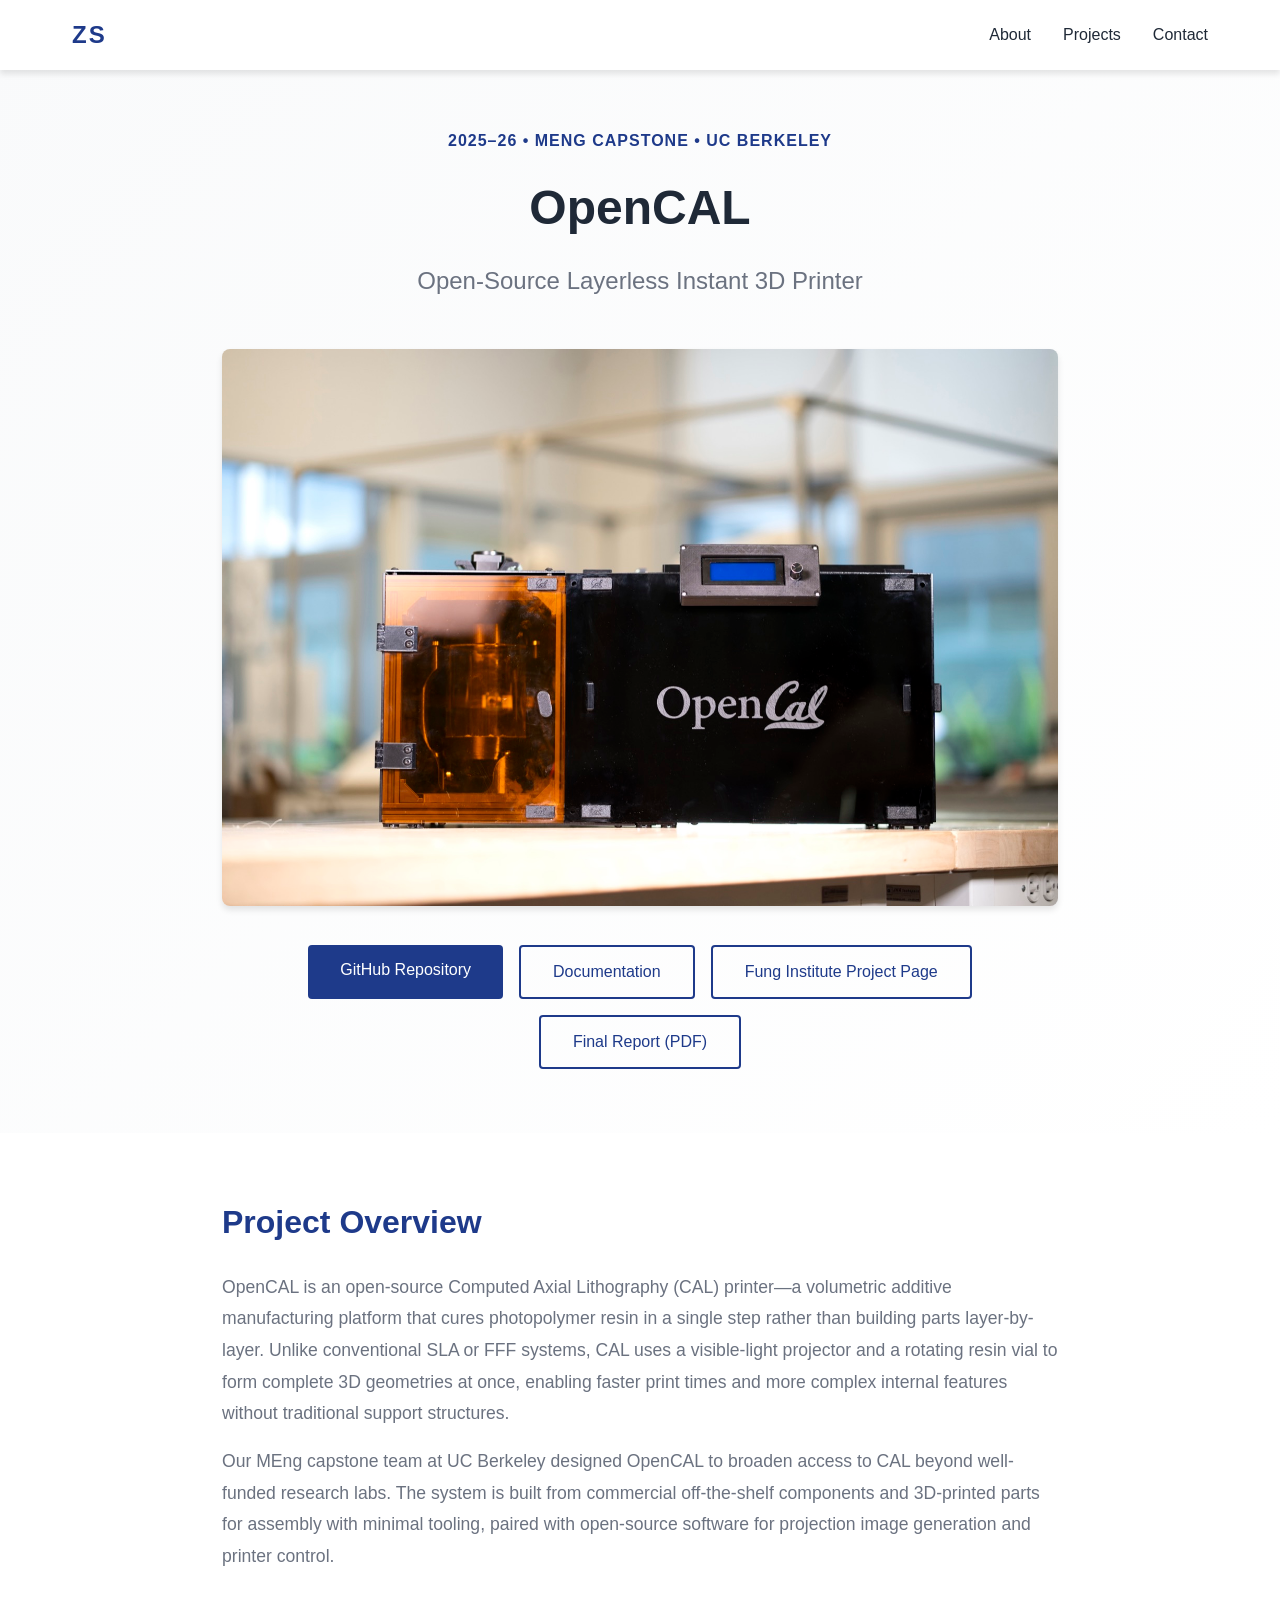
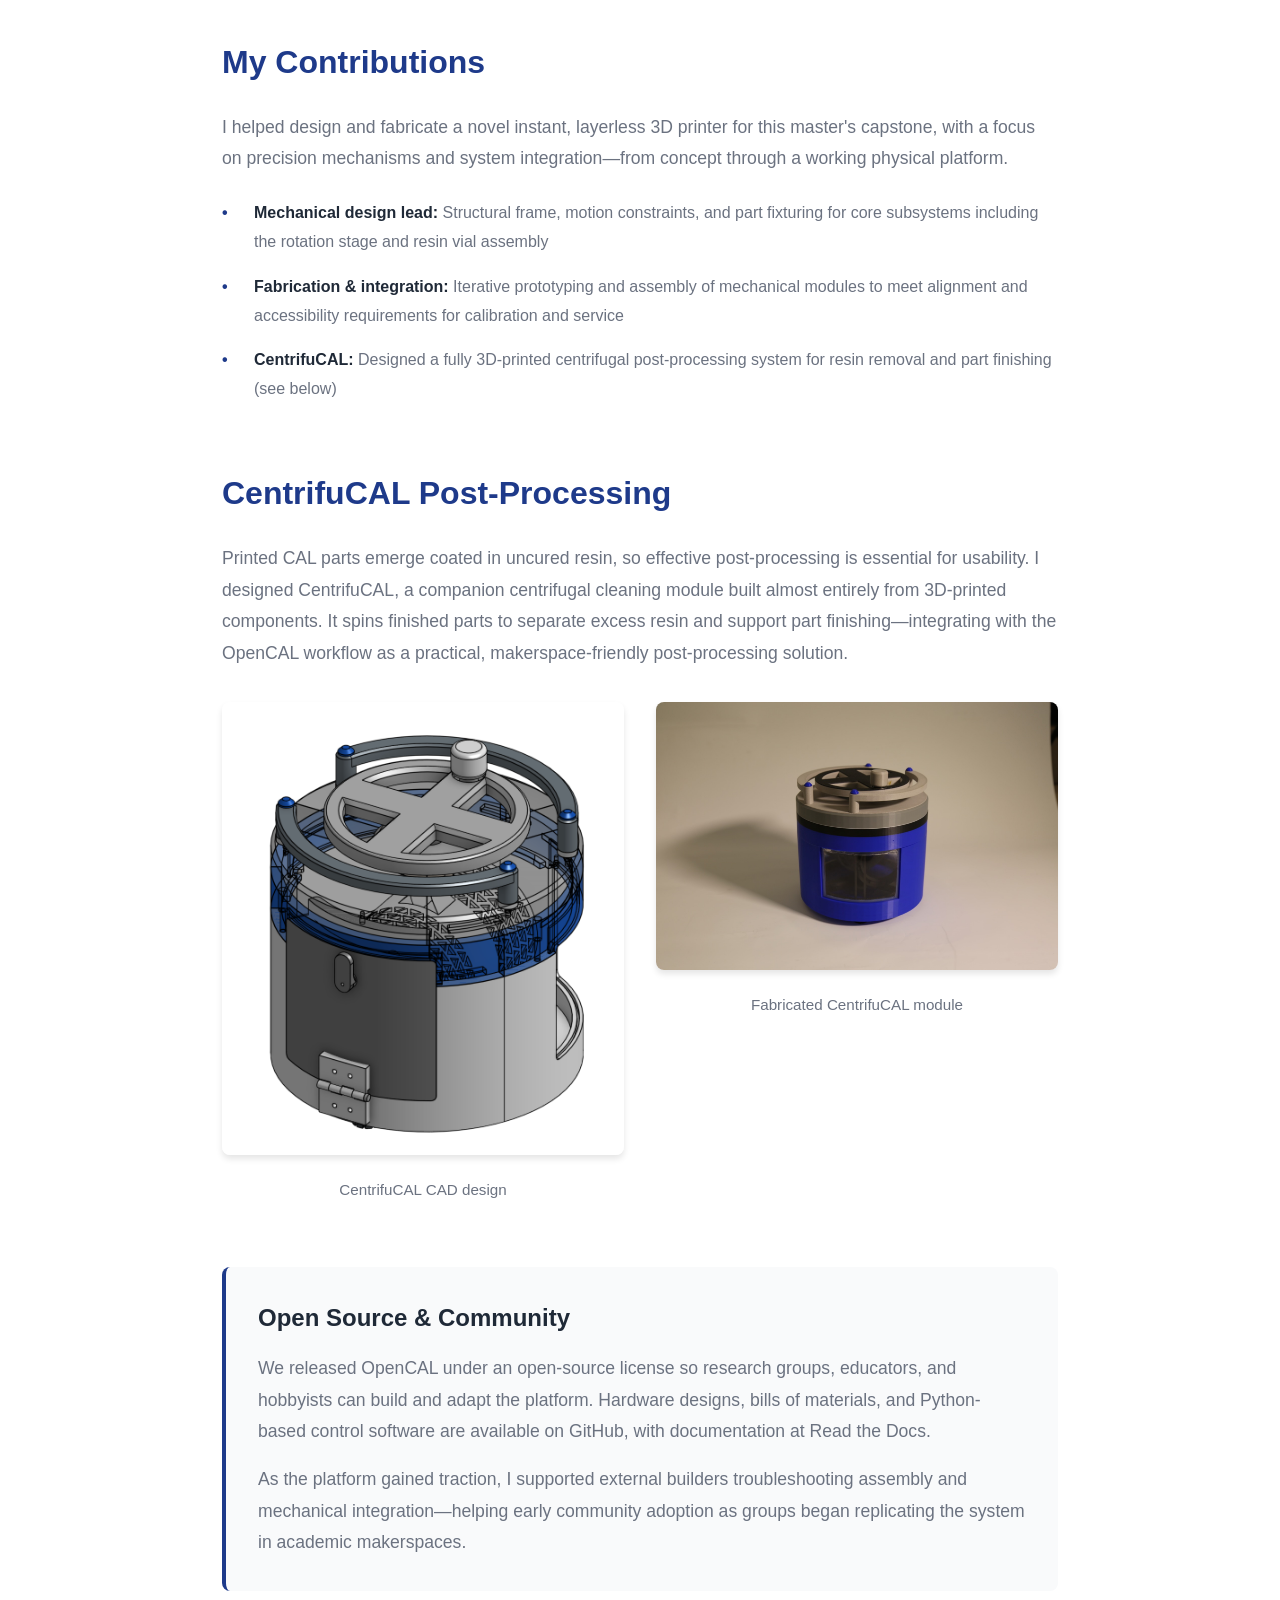
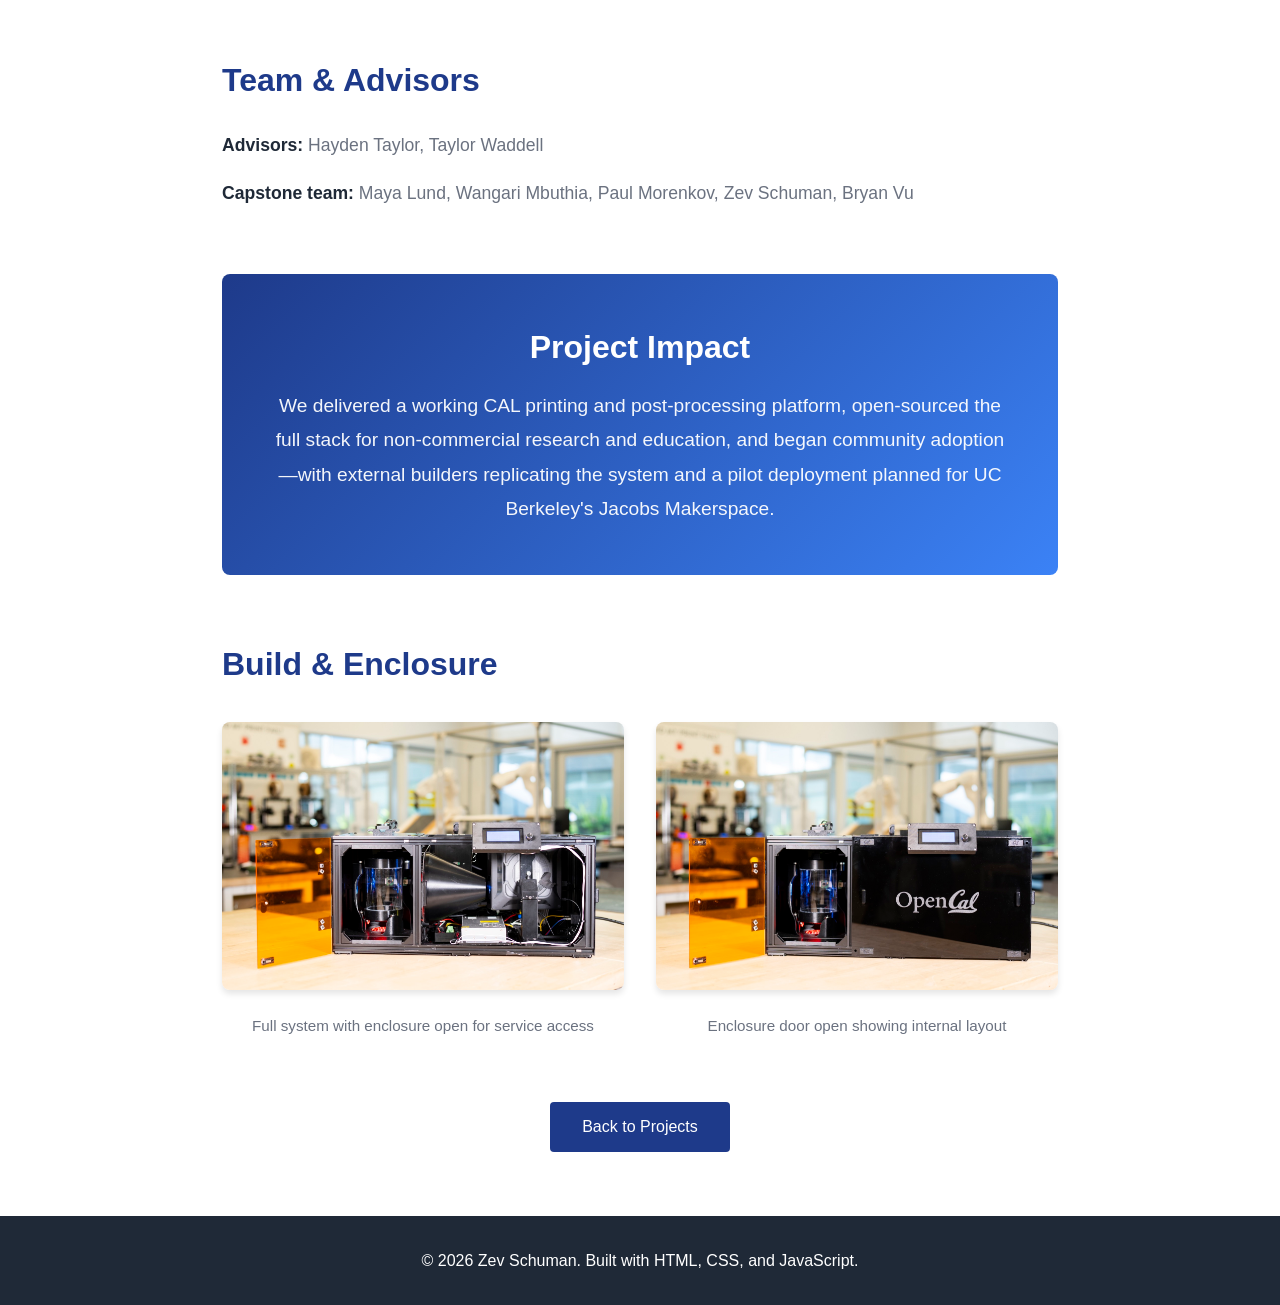
<file: opencal.html>
<!DOCTYPE html>
<html lang="en">
  <head>
    <meta charset="UTF-8" />
    <meta name="viewport" content="width=device-width, initial-scale=1.0" />
    <title>OpenCAL Capstone - Zev Schuman Portfolio</title>
    <link rel="stylesheet" href="css/option-a.css" />
  </head>
  <body>
    <!-- Navigation -->
    <nav class="nav">
      <div class="nav-container">
        <a href="index.html" class="nav-logo">ZS</a>
        <ul class="nav-menu">
          <li><a href="index.html#about" class="nav-link">About</a></li>
          <li><a href="index.html#projects" class="nav-link">Projects</a></li>
          <li><a href="index.html#contact" class="nav-link">Contact</a></li>
        </ul>
        <div class="nav-toggle">
          <span></span>
          <span></span>
          <span></span>
        </div>
      </div>
    </nav>

    <!-- Project Hero -->
    <section class="hero" style="padding-top: 8rem">
      <div class="container" style="max-width: 900px">
        <div style="text-align: center; margin-bottom: 3rem">
          <p
            style="
              color: var(--primary-color);
              font-weight: 600;
              margin-bottom: 1rem;
              text-transform: uppercase;
              letter-spacing: 1px;
            "
          >
            2025–26 • MEng Capstone • UC Berkeley
          </p>
          <h1
            style="
              font-size: 3rem;
              margin-bottom: 1rem;
              color: var(--text-dark);
            "
          >
            OpenCAL
          </h1>
          <h2
            style="
              font-size: 1.5rem;
              color: var(--text-light);
              font-weight: 400;
            "
          >
            Open-Source Layerless Instant 3D Printer
          </h2>
        </div>
        <img
          src="images/opencal/hero.jpg"
          alt="OpenCAL full build"
          style="
            width: 100%;
            border-radius: 8px;
            box-shadow: var(--shadow);
            margin-bottom: 2rem;
          "
        />
        <div
          style="
            display: flex;
            flex-wrap: wrap;
            gap: 1rem;
            justify-content: center;
          "
        >
          <a
            href="https://github.com/computed-axial-lithography/OpenCAL"
            class="btn btn-primary"
            target="_blank"
            rel="noopener noreferrer"
            >GitHub Repository</a
          >
          <a
            href="https://opencal.readthedocs.io/"
            class="btn btn-outline"
            target="_blank"
            rel="noopener noreferrer"
            >Documentation</a
          >
          <a
            href="https://funginstitute.berkeley.edu/capstone-project/opencal-an-open-source-layerless-3d-printer-and-software/"
            class="btn btn-outline"
            target="_blank"
            rel="noopener noreferrer"
            >Fung Institute Project Page</a
          >
          <a
            href="docs/OpenCAL_FinalReport_2026.pdf"
            class="btn btn-outline"
            target="_blank"
            rel="noopener noreferrer"
            >Final Report (PDF)</a
          >
        </div>
      </div>
    </section>

    <!-- Project Content -->
    <section style="padding: 4rem 0">
      <div class="container" style="max-width: 900px">
        <!-- Overview -->
        <div style="margin-bottom: 4rem">
          <h3
            style="
              font-size: 2rem;
              margin-bottom: 1.5rem;
              color: var(--primary-color);
            "
          >
            Project Overview
          </h3>
          <p
            style="
              font-size: 1.1rem;
              line-height: 1.8;
              color: var(--text-light);
              margin-bottom: 1rem;
            "
          >
            OpenCAL is an open-source Computed Axial Lithography (CAL) printer—a
            volumetric additive manufacturing platform that cures photopolymer
            resin in a single step rather than building parts layer-by-layer.
            Unlike conventional SLA or FFF systems, CAL uses a visible-light
            projector and a rotating resin vial to form complete 3D geometries at
            once, enabling faster print times and more complex internal features
            without traditional support structures.
          </p>
          <p
            style="
              font-size: 1.1rem;
              line-height: 1.8;
              color: var(--text-light);
            "
          >
            Our MEng capstone team at UC Berkeley designed OpenCAL to broaden
            access to CAL beyond well-funded research labs. The system is built
            from commercial off-the-shelf components and 3D-printed parts for
            assembly with minimal tooling, paired with open-source software for
            projection image generation and printer control.
          </p>
        </div>

        <!-- My Contributions -->
        <div style="margin-bottom: 4rem">
          <h3
            style="
              font-size: 2rem;
              margin-bottom: 1.5rem;
              color: var(--primary-color);
            "
          >
            My Contributions
          </h3>
          <p
            style="
              font-size: 1.1rem;
              line-height: 1.8;
              color: var(--text-light);
              margin-bottom: 1.5rem;
            "
          >
            I helped design and fabricate a novel instant, layerless 3D printer
            for this master's capstone, with a focus on precision mechanisms and
            system integration—from concept through a working physical platform.
          </p>
          <ul style="list-style: none; margin-left: 0">
            <li
              style="
                margin-bottom: 1rem;
                padding-left: 2rem;
                position: relative;
                color: var(--text-light);
                line-height: 1.8;
              "
            >
              <span
                style="
                  position: absolute;
                  left: 0;
                  color: var(--primary-color);
                  font-weight: bold;
                "
                >•</span
              >
              <strong style="color: var(--text-dark)"
                >Mechanical design lead:</strong
              >
              Structural frame, motion constraints, and part fixturing for core
              subsystems including the rotation stage and resin vial assembly
            </li>
            <li
              style="
                margin-bottom: 1rem;
                padding-left: 2rem;
                position: relative;
                color: var(--text-light);
                line-height: 1.8;
              "
            >
              <span
                style="
                  position: absolute;
                  left: 0;
                  color: var(--primary-color);
                  font-weight: bold;
                "
                >•</span
              >
              <strong style="color: var(--text-dark)"
                >Fabrication & integration:</strong
              >
              Iterative prototyping and assembly of mechanical modules to meet
              alignment and accessibility requirements for calibration and service
            </li>
            <li
              style="
                padding-left: 2rem;
                position: relative;
                color: var(--text-light);
                line-height: 1.8;
              "
            >
              <span
                style="
                  position: absolute;
                  left: 0;
                  color: var(--primary-color);
                  font-weight: bold;
                "
                >•</span
              >
              <strong style="color: var(--text-dark)">CentrifuCAL:</strong>
              Designed a fully 3D-printed centrifugal post-processing system for
              resin removal and part finishing (see below)
            </li>
          </ul>
        </div>

        <!-- CentrifuCAL -->
        <div style="margin-bottom: 4rem">
          <h3
            style="
              font-size: 2rem;
              margin-bottom: 1.5rem;
              color: var(--primary-color);
            "
          >
            CentrifuCAL Post-Processing
          </h3>
          <p
            style="
              font-size: 1.1rem;
              line-height: 1.8;
              color: var(--text-light);
              margin-bottom: 2rem;
            "
          >
            Printed CAL parts emerge coated in uncured resin, so effective
            post-processing is essential for usability. I designed CentrifuCAL, a
            companion centrifugal cleaning module built almost entirely from
            3D-printed components. It spins finished parts to separate excess resin
            and support part finishing—integrating with the OpenCAL workflow as a
            practical, makerspace-friendly post-processing solution.
          </p>
          <div
            style="
              display: grid;
              grid-template-columns: repeat(auto-fit, minmax(280px, 1fr));
              gap: 2rem;
            "
          >
            <div>
              <img
                src="images/opencal/centrifucal-cad.png"
                alt="CentrifuCAL CAD model"
                style="
                  width: 100%;
                  border-radius: 8px;
                  box-shadow: var(--shadow);
                "
              />
              <p
                style="
                  text-align: center;
                  color: var(--text-light);
                  margin-top: 1rem;
                  font-size: 0.95rem;
                "
              >
                CentrifuCAL CAD design
              </p>
            </div>
            <div>
              <img
                src="images/opencal/centrifucal-built.jpg"
                alt="CentrifuCAL built system"
                style="
                  width: 100%;
                  border-radius: 8px;
                  box-shadow: var(--shadow);
                "
              />
              <p
                style="
                  text-align: center;
                  color: var(--text-light);
                  margin-top: 1rem;
                  font-size: 0.95rem;
                "
              >
                Fabricated CentrifuCAL module
              </p>
            </div>
          </div>
        </div>

        <!-- Open Source & Community -->
        <div
          style="
            background: var(--bg-light);
            padding: 2rem;
            border-radius: 8px;
            border-left: 4px solid var(--primary-color);
            margin-bottom: 4rem;
          "
        >
          <h3
            style="
              font-size: 1.5rem;
              margin-bottom: 1rem;
              color: var(--text-dark);
            "
          >
            Open Source & Community
          </h3>
          <p
            style="
              font-size: 1.1rem;
              line-height: 1.8;
              color: var(--text-light);
              margin-bottom: 1rem;
            "
          >
            We released OpenCAL under an open-source license so research groups,
            educators, and hobbyists can build and adapt the platform. Hardware
            designs, bills of materials, and Python-based control software are
            available on GitHub, with documentation at Read the Docs.
          </p>
          <p
            style="
              font-size: 1.1rem;
              line-height: 1.8;
              color: var(--text-light);
            "
          >
            As the platform gained traction, I supported external builders
            troubleshooting assembly and mechanical integration—helping early
            community adoption as groups began replicating the system in academic
            makerspaces.
          </p>
        </div>

        <!-- Team & Advisors -->
        <div style="margin-bottom: 4rem">
          <h3
            style="
              font-size: 2rem;
              margin-bottom: 1.5rem;
              color: var(--primary-color);
            "
          >
            Team & Advisors
          </h3>
          <p
            style="
              font-size: 1.1rem;
              line-height: 1.8;
              color: var(--text-light);
              margin-bottom: 1rem;
            "
          >
            <strong style="color: var(--text-dark)">Advisors:</strong> Hayden
            Taylor, Taylor Waddell
          </p>
          <p
            style="
              font-size: 1.1rem;
              line-height: 1.8;
              color: var(--text-light);
            "
          >
            <strong style="color: var(--text-dark)">Capstone team:</strong> Maya
            Lund, Wangari Mbuthia, Paul Morenkov, Zev Schuman, Bryan Vu
          </p>
        </div>

        <!-- Impact -->
        <div
          style="
            background: linear-gradient(
              135deg,
              var(--primary-color),
              var(--secondary-color)
            );
            padding: 3rem;
            border-radius: 8px;
            color: white;
            text-align: center;
            margin-bottom: 4rem;
          "
        >
          <h3 style="font-size: 2rem; margin-bottom: 1rem">Project Impact</h3>
          <p style="font-size: 1.2rem; line-height: 1.8; opacity: 0.95">
            We delivered a working CAL printing and post-processing platform,
            open-sourced the full stack for non-commercial research and education,
            and began community adoption—with external builders replicating the
            system and a pilot deployment planned for UC Berkeley's Jacobs
            Makerspace.
          </p>
        </div>

        <!-- Image Gallery -->
        <div style="margin: 4rem 0">
          <h3
            style="
              font-size: 2rem;
              margin-bottom: 2rem;
              color: var(--primary-color);
            "
          >
            Build & Enclosure
          </h3>
          <div
            style="
              display: grid;
              grid-template-columns: repeat(auto-fit, minmax(400px, 1fr));
              gap: 2rem;
            "
          >
            <div>
              <img
                src="images/opencal/enclosure-open.jpg"
                alt="OpenCAL with enclosure open"
                style="
                  width: 100%;
                  border-radius: 8px;
                  box-shadow: var(--shadow);
                "
              />
              <p
                style="
                  text-align: center;
                  color: var(--text-light);
                  margin-top: 1rem;
                  font-size: 0.95rem;
                "
              >
                Full system with enclosure open for service access
              </p>
            </div>
            <div>
              <img
                src="images/opencal/enclosure-door.jpg"
                alt="OpenCAL with door open"
                style="
                  width: 100%;
                  border-radius: 8px;
                  box-shadow: var(--shadow);
                "
              />
              <p
                style="
                  text-align: center;
                  color: var(--text-light);
                  margin-top: 1rem;
                  font-size: 0.95rem;
                "
              >
                Enclosure door open showing internal layout
              </p>
            </div>
          </div>
        </div>

        <!-- Back to Projects -->
        <div style="text-align: center; margin-top: 4rem">
          <a href="index.html#projects" class="btn btn-primary"
            >Back to Projects</a
          >
        </div>
      </div>
    </section>

    <!-- Footer -->
    <footer class="footer">
      <div class="container">
        <p>&copy; 2026 Zev Schuman. Built with HTML, CSS, and JavaScript.</p>
      </div>
    </footer>

    <script src="js/main.js"></script>
  </body>
</html>
</file>
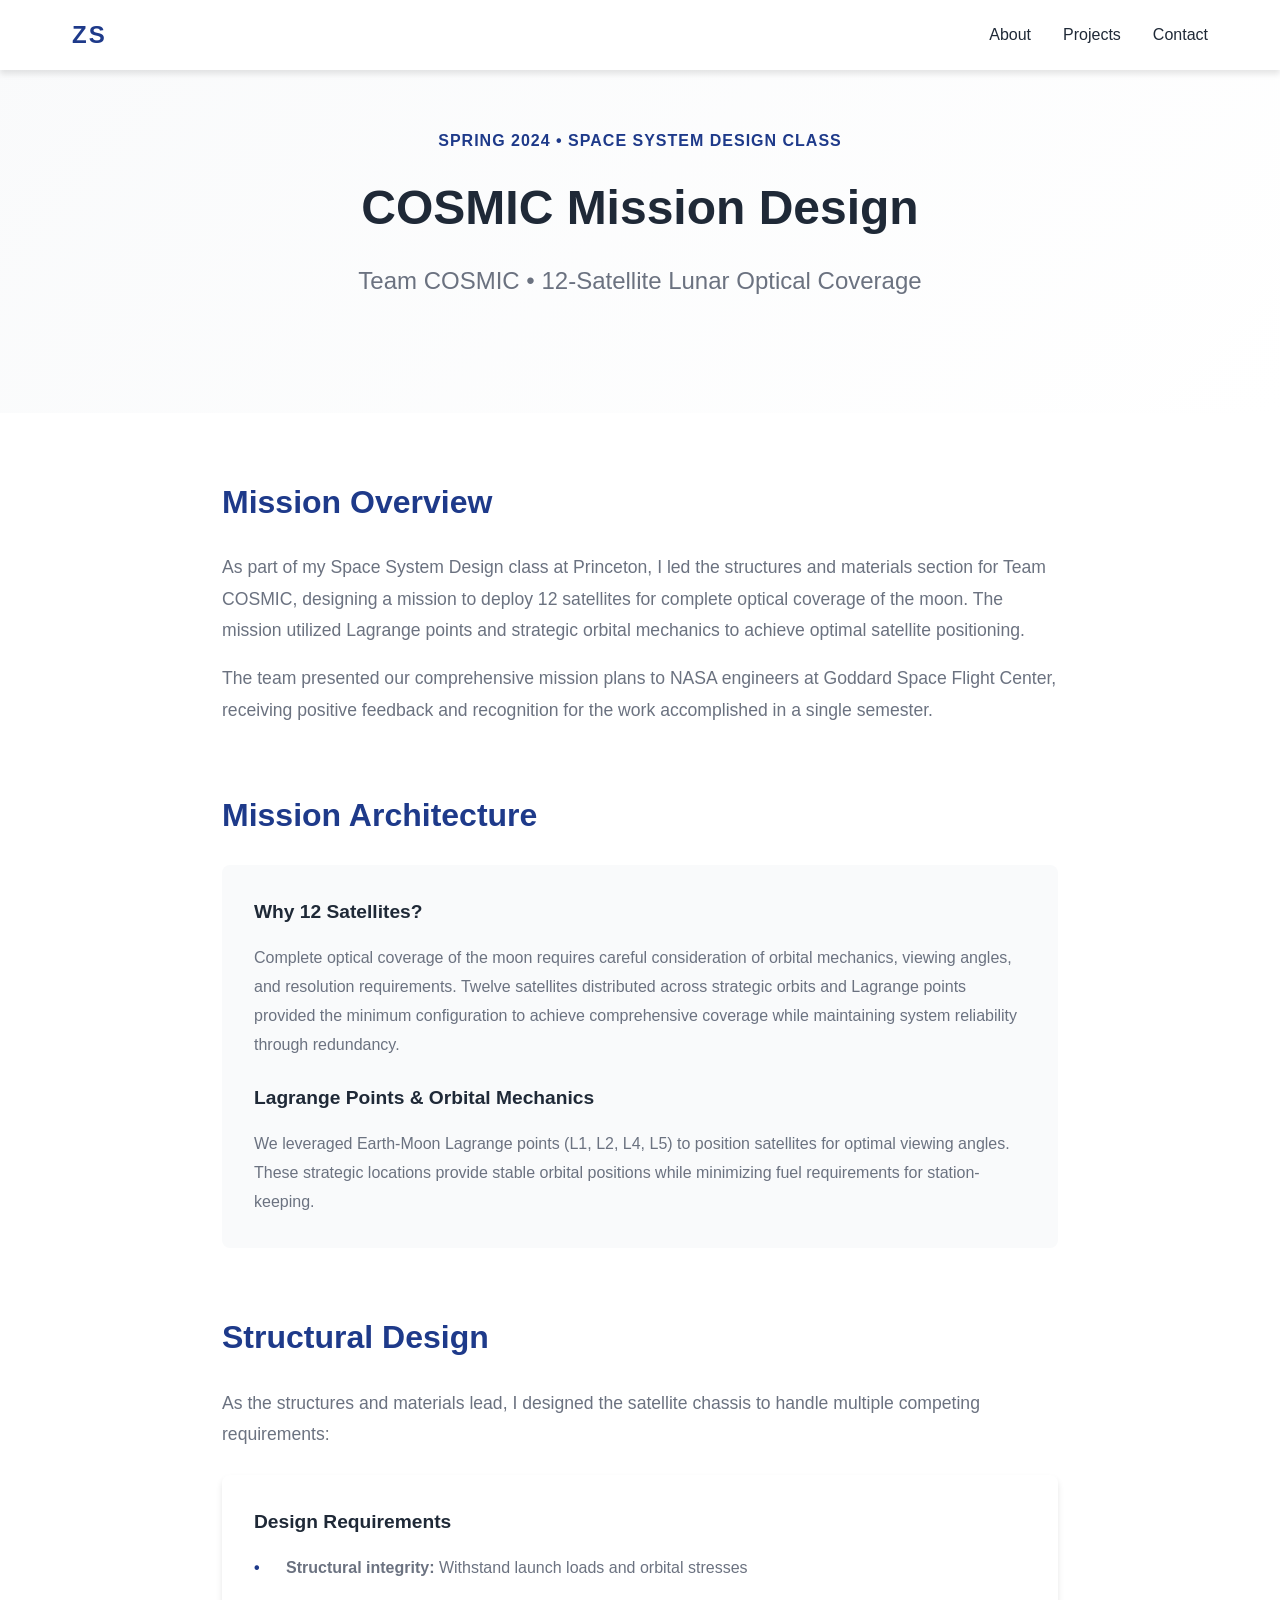
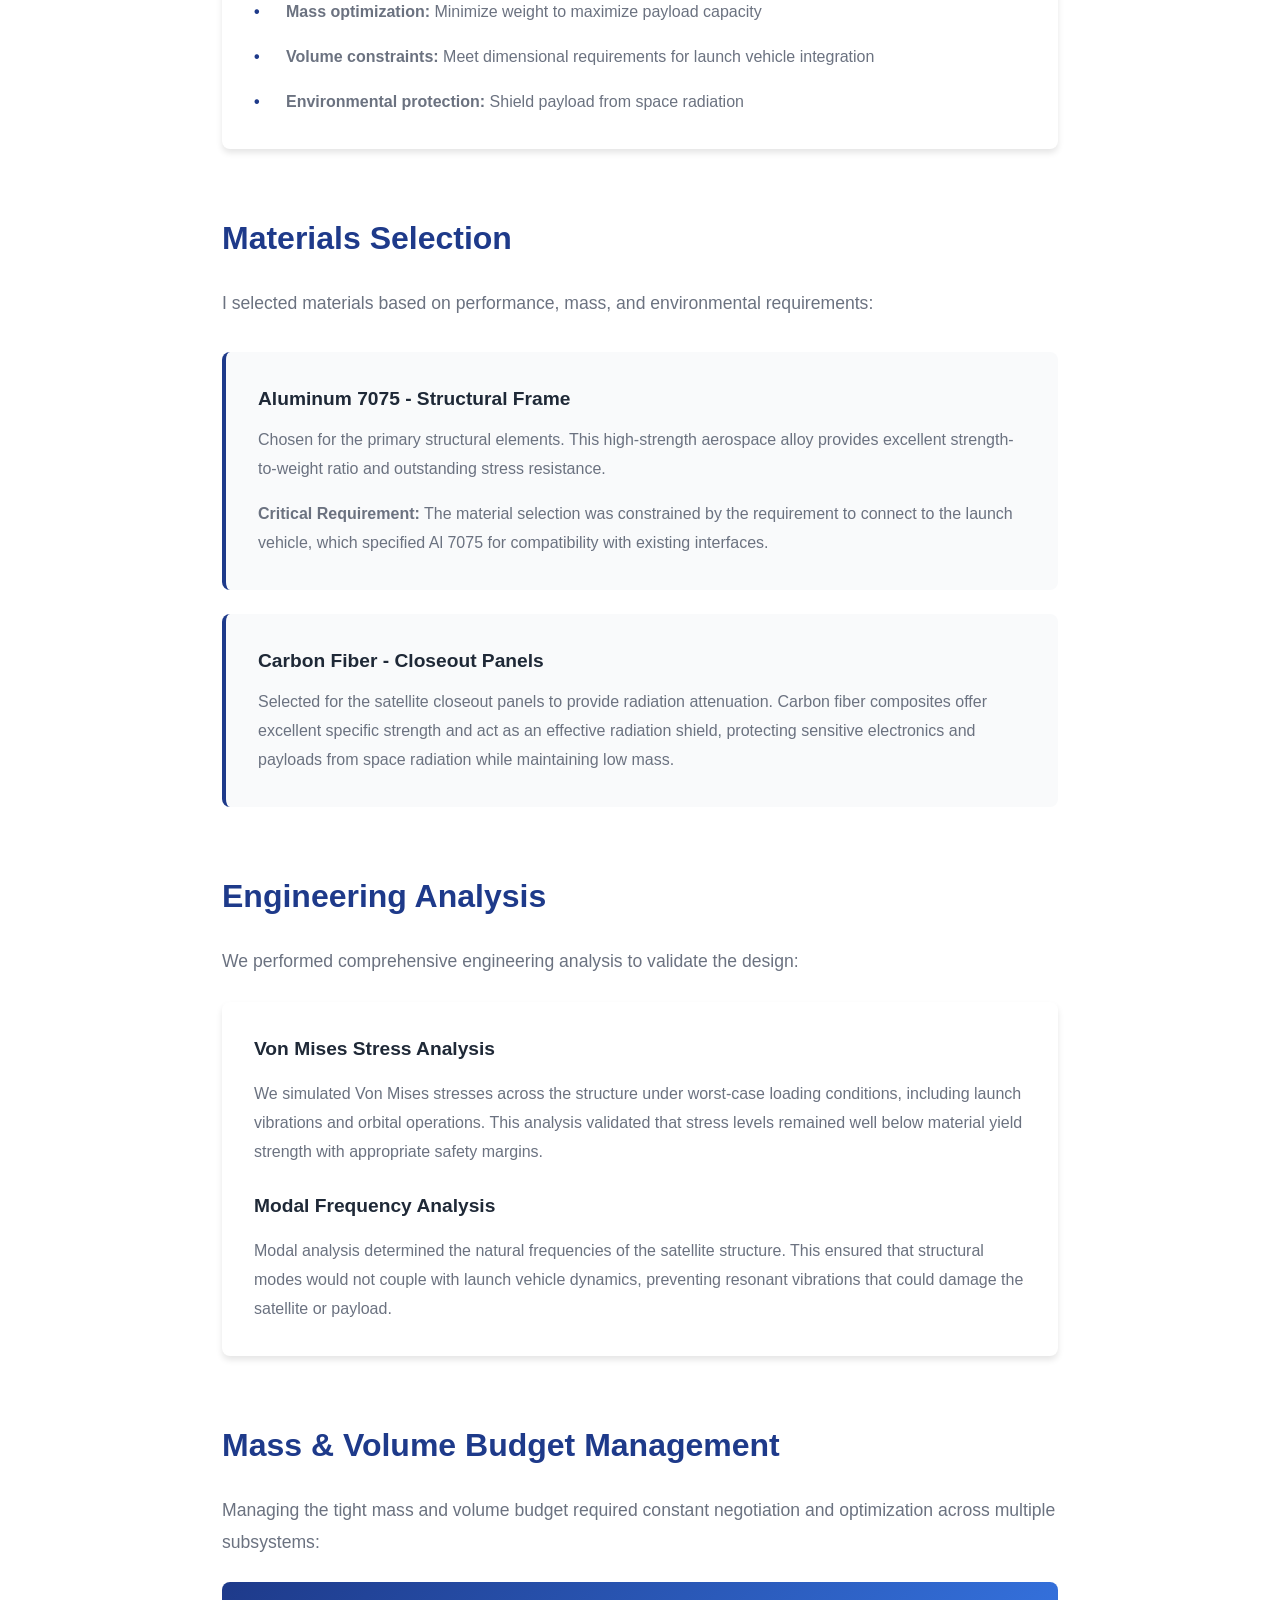
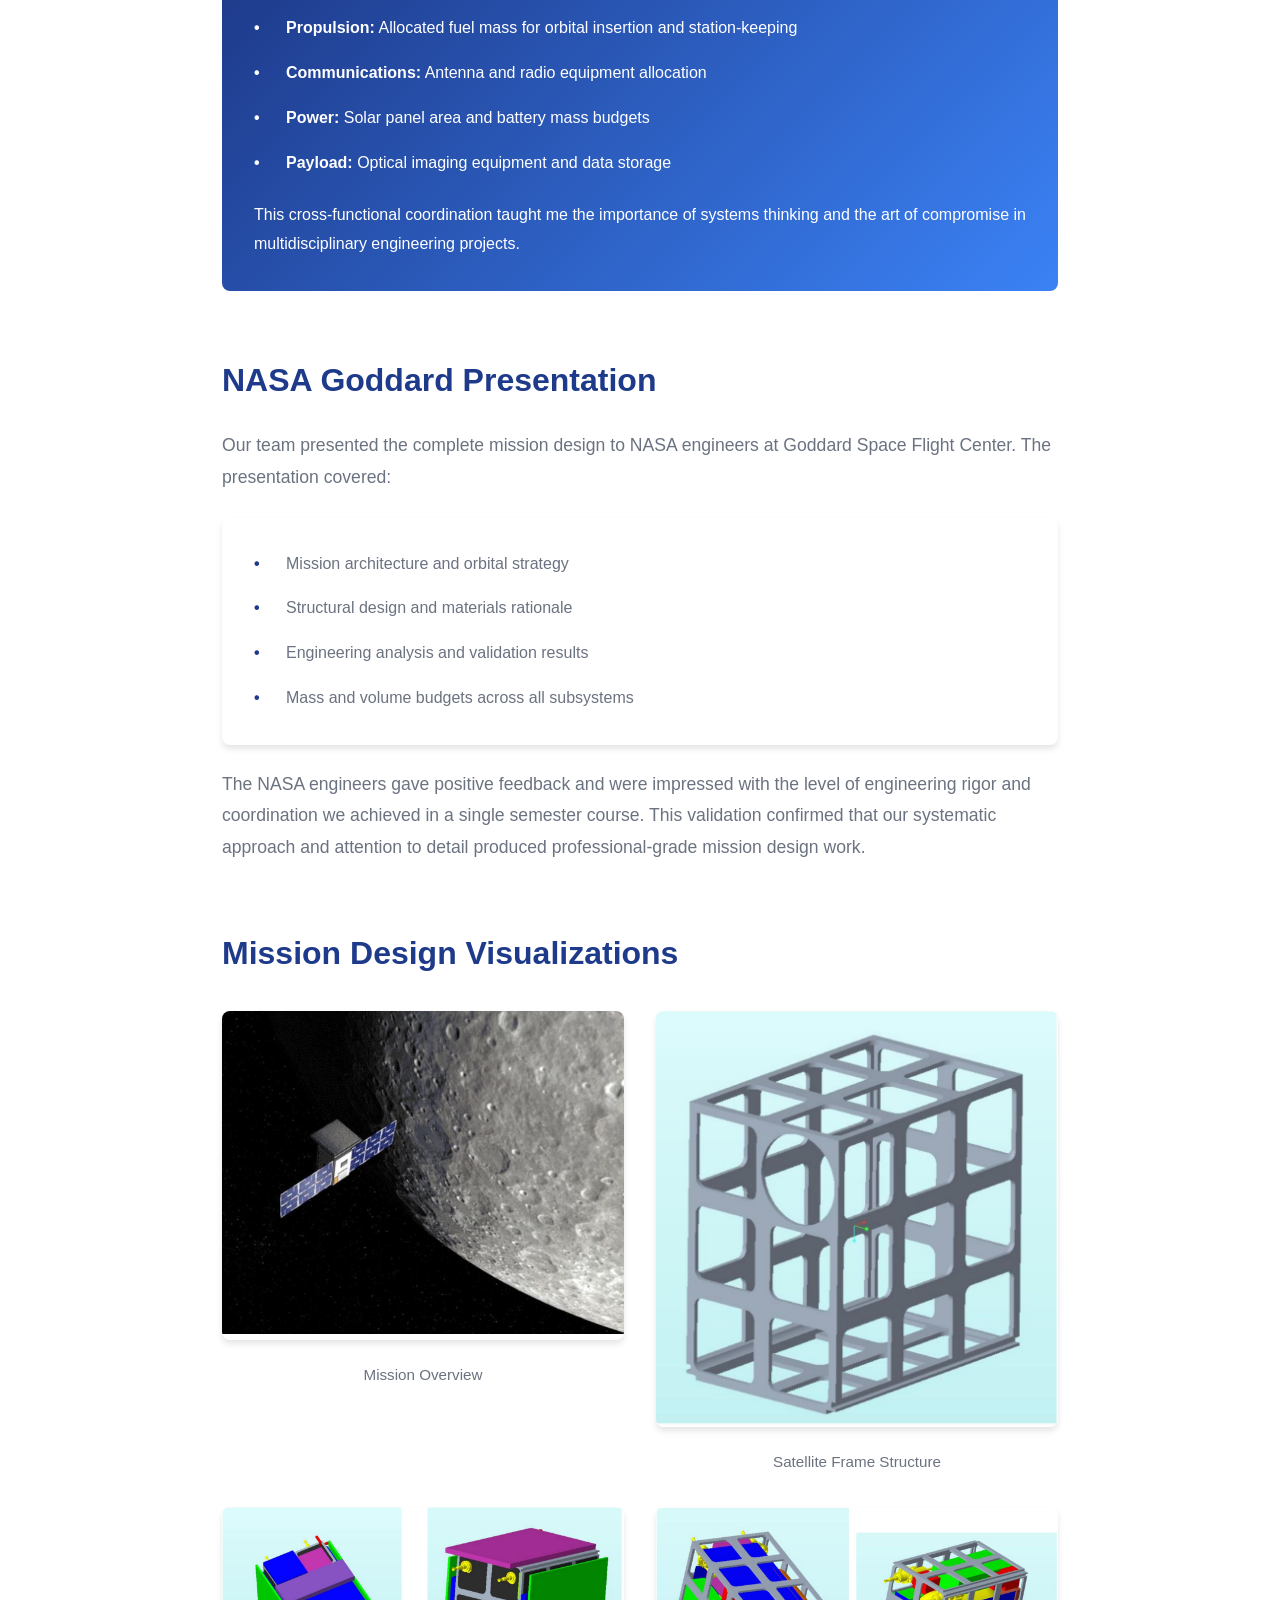
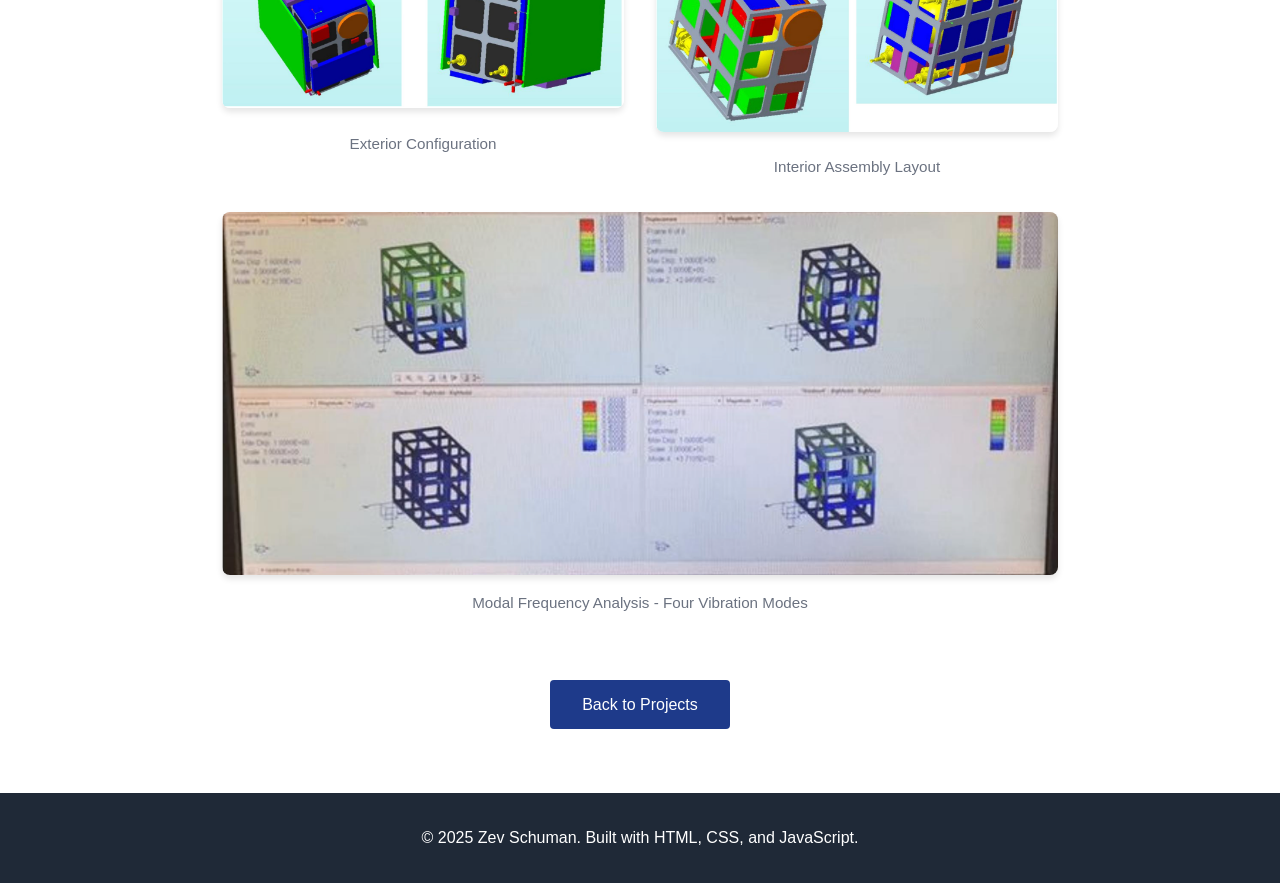
<file: space-mission.html>
<!DOCTYPE html>
<html lang="en">
  <head>
    <meta charset="UTF-8" />
    <meta name="viewport" content="width=device-width, initial-scale=1.0" />
    <title>Space Mission Design - Zev Schuman Portfolio</title>
    <link rel="stylesheet" href="css/option-a.css" />
  </head>
  <body>
    <!-- Navigation -->
    <nav class="nav">
      <div class="nav-container">
        <a href="index.html" class="nav-logo">ZS</a>
        <ul class="nav-menu">
          <li><a href="index.html#about" class="nav-link">About</a></li>
          <li><a href="index.html#projects" class="nav-link">Projects</a></li>
          <li><a href="index.html#contact" class="nav-link">Contact</a></li>
        </ul>
        <div class="nav-toggle">
          <span></span>
          <span></span>
          <span></span>
        </div>
      </div>
    </nav>

    <!-- Project Hero -->
    <section class="hero" style="padding-top: 8rem">
      <div class="container" style="max-width: 900px">
        <div style="text-align: center; margin-bottom: 3rem">
          <p
            style="
              color: var(--primary-color);
              font-weight: 600;
              margin-bottom: 1rem;
              text-transform: uppercase;
              letter-spacing: 1px;
            "
          >
            Spring 2024 • Space System Design Class
          </p>
          <h1
            style="
              font-size: 3rem;
              margin-bottom: 1rem;
              color: var(--text-dark);
            "
          >
            COSMIC Mission Design
          </h1>
          <h2
            style="
              font-size: 1.5rem;
              color: var(--text-light);
              font-weight: 400;
            "
          >
            Team COSMIC • 12-Satellite Lunar Optical Coverage
          </h2>
        </div>
      </div>
    </section>

    <!-- Project Content -->
    <section style="padding: 4rem 0">
      <div class="container" style="max-width: 900px">
        <!-- Overview -->
        <div style="margin-bottom: 4rem">
          <h3
            style="
              font-size: 2rem;
              margin-bottom: 1.5rem;
              color: var(--primary-color);
            "
          >
            Mission Overview
          </h3>
          <p
            style="
              font-size: 1.1rem;
              line-height: 1.8;
              color: var(--text-light);
              margin-bottom: 1rem;
            "
          >
            As part of my Space System Design class at Princeton, I led the
            structures and materials section for Team COSMIC, designing a
            mission to deploy 12 satellites for complete optical coverage of the
            moon. The mission utilized Lagrange points and strategic orbital
            mechanics to achieve optimal satellite positioning.
          </p>
          <p
            style="
              font-size: 1.1rem;
              line-height: 1.8;
              color: var(--text-light);
            "
          >
            The team presented our comprehensive mission plans to NASA engineers
            at Goddard Space Flight Center, receiving positive feedback and
            recognition for the work accomplished in a single semester.
          </p>
        </div>

        <!-- Mission Architecture -->
        <div style="margin-bottom: 4rem">
          <h3
            style="
              font-size: 2rem;
              margin-bottom: 1.5rem;
              color: var(--primary-color);
            "
          >
            Mission Architecture
          </h3>
          <div
            style="
              background: var(--bg-light);
              padding: 2rem;
              border-radius: 8px;
            "
          >
            <h4
              style="
                font-size: 1.2rem;
                margin-bottom: 1rem;
                color: var(--text-dark);
              "
            >
              Why 12 Satellites?
            </h4>
            <p
              style="
                font-size: 1rem;
                line-height: 1.8;
                color: var(--text-light);
                margin-bottom: 1.5rem;
              "
            >
              Complete optical coverage of the moon requires careful
              consideration of orbital mechanics, viewing angles, and resolution
              requirements. Twelve satellites distributed across strategic
              orbits and Lagrange points provided the minimum configuration to
              achieve comprehensive coverage while maintaining system
              reliability through redundancy.
            </p>

            <h4
              style="
                font-size: 1.2rem;
                margin-bottom: 1rem;
                color: var(--text-dark);
              "
            >
              Lagrange Points & Orbital Mechanics
            </h4>
            <p
              style="
                font-size: 1rem;
                line-height: 1.8;
                color: var(--text-light);
              "
            >
              We leveraged Earth-Moon Lagrange points (L1, L2, L4, L5) to
              position satellites for optimal viewing angles. These strategic
              locations provide stable orbital positions while minimizing fuel
              requirements for station-keeping.
            </p>
          </div>
        </div>

        <!-- Structural Design -->
        <div style="margin-bottom: 4rem">
          <h3
            style="
              font-size: 2rem;
              margin-bottom: 1.5rem;
              color: var(--primary-color);
            "
          >
            Structural Design
          </h3>
          <p
            style="
              font-size: 1.1rem;
              line-height: 1.8;
              color: var(--text-light);
              margin-bottom: 1.5rem;
            "
          >
            As the structures and materials lead, I designed the satellite
            chassis to handle multiple competing requirements:
          </p>

          <div
            style="
              background: white;
              padding: 2rem;
              border-radius: 8px;
              box-shadow: var(--shadow);
              margin-bottom: 2rem;
            "
          >
            <h4
              style="
                font-size: 1.2rem;
                margin-bottom: 1rem;
                color: var(--text-dark);
              "
            >
              Design Requirements
            </h4>
            <ul style="list-style: none; margin-left: 0">
              <li
                style="
                  margin-bottom: 1rem;
                  padding-left: 2rem;
                  position: relative;
                  color: var(--text-light);
                  line-height: 1.8;
                "
              >
                <span
                  style="
                    position: absolute;
                    left: 0;
                    color: var(--primary-color);
                    font-weight: bold;
                  "
                  >•</span
                >
                <strong>Structural integrity:</strong> Withstand launch loads
                and orbital stresses
              </li>
              <li
                style="
                  margin-bottom: 1rem;
                  padding-left: 2rem;
                  position: relative;
                  color: var(--text-light);
                  line-height: 1.8;
                "
              >
                <span
                  style="
                    position: absolute;
                    left: 0;
                    color: var(--primary-color);
                    font-weight: bold;
                  "
                  >•</span
                >
                <strong>Mass optimization:</strong> Minimize weight to maximize
                payload capacity
              </li>
              <li
                style="
                  margin-bottom: 1rem;
                  padding-left: 2rem;
                  position: relative;
                  color: var(--text-light);
                  line-height: 1.8;
                "
              >
                <span
                  style="
                    position: absolute;
                    left: 0;
                    color: var(--primary-color);
                    font-weight: bold;
                  "
                  >•</span
                >
                <strong>Volume constraints:</strong> Meet dimensional
                requirements for launch vehicle integration
              </li>
              <li
                style="
                  padding-left: 2rem;
                  position: relative;
                  color: var(--text-light);
                  line-height: 1.8;
                "
              >
                <span
                  style="
                    position: absolute;
                    left: 0;
                    color: var(--primary-color);
                    font-weight: bold;
                  "
                  >•</span
                >
                <strong>Environmental protection:</strong> Shield payload from
                space radiation
              </li>
            </ul>
          </div>
        </div>

        <!-- Materials Selection -->
        <div style="margin-bottom: 4rem">
          <h3
            style="
              font-size: 2rem;
              margin-bottom: 1.5rem;
              color: var(--primary-color);
            "
          >
            Materials Selection
          </h3>
          <p
            style="
              font-size: 1.1rem;
              line-height: 1.8;
              color: var(--text-light);
              margin-bottom: 2rem;
            "
          >
            I selected materials based on performance, mass, and environmental
            requirements:
          </p>

          <div
            style="
              background: var(--bg-light);
              padding: 2rem;
              border-radius: 8px;
              margin-bottom: 1.5rem;
              border-left: 4px solid var(--primary-color);
            "
          >
            <h4
              style="
                font-size: 1.2rem;
                margin-bottom: 0.75rem;
                color: var(--text-dark);
              "
            >
              Aluminum 7075 - Structural Frame
            </h4>
            <p
              style="
                font-size: 1rem;
                line-height: 1.8;
                color: var(--text-light);
                margin-bottom: 1rem;
              "
            >
              Chosen for the primary structural elements. This high-strength
              aerospace alloy provides excellent strength-to-weight ratio and
              outstanding stress resistance.
            </p>
            <p
              style="
                font-size: 1rem;
                line-height: 1.8;
                color: var(--text-light);
              "
            >
              <strong>Critical Requirement:</strong> The material selection was
              constrained by the requirement to connect to the launch vehicle,
              which specified Al 7075 for compatibility with existing
              interfaces.
            </p>
          </div>

          <div
            style="
              background: var(--bg-light);
              padding: 2rem;
              border-radius: 8px;
              border-left: 4px solid var(--primary-color);
            "
          >
            <h4
              style="
                font-size: 1.2rem;
                margin-bottom: 0.75rem;
                color: var(--text-dark);
              "
            >
              Carbon Fiber - Closeout Panels
            </h4>
            <p
              style="
                font-size: 1rem;
                line-height: 1.8;
                color: var(--text-light);
              "
            >
              Selected for the satellite closeout panels to provide radiation
              attenuation. Carbon fiber composites offer excellent specific
              strength and act as an effective radiation shield, protecting
              sensitive electronics and payloads from space radiation while
              maintaining low mass.
            </p>
          </div>
        </div>

        <!-- Engineering Analysis -->
        <div style="margin-bottom: 4rem">
          <h3
            style="
              font-size: 2rem;
              margin-bottom: 1.5rem;
              color: var(--primary-color);
            "
          >
            Engineering Analysis
          </h3>
          <p
            style="
              font-size: 1.1rem;
              line-height: 1.8;
              color: var(--text-light);
              margin-bottom: 1.5rem;
            "
          >
            We performed comprehensive engineering analysis to validate the
            design:
          </p>

          <div
            style="
              background: white;
              padding: 2rem;
              border-radius: 8px;
              box-shadow: var(--shadow);
            "
          >
            <h4
              style="
                font-size: 1.2rem;
                margin-bottom: 1rem;
                color: var(--text-dark);
              "
            >
              Von Mises Stress Analysis
            </h4>
            <p
              style="
                font-size: 1rem;
                line-height: 1.8;
                color: var(--text-light);
                margin-bottom: 1.5rem;
              "
            >
              We simulated Von Mises stresses across the structure under
              worst-case loading conditions, including launch vibrations and
              orbital operations. This analysis validated that stress levels
              remained well below material yield strength with appropriate
              safety margins.
            </p>

            <h4
              style="
                font-size: 1.2rem;
                margin-bottom: 1rem;
                color: var(--text-dark);
              "
            >
              Modal Frequency Analysis
            </h4>
            <p
              style="
                font-size: 1rem;
                line-height: 1.8;
                color: var(--text-light);
              "
            >
              Modal analysis determined the natural frequencies of the satellite
              structure. This ensured that structural modes would not couple
              with launch vehicle dynamics, preventing resonant vibrations that
              could damage the satellite or payload.
            </p>
          </div>
        </div>

        <!-- Mass & Volume Management -->
        <div style="margin-bottom: 4rem">
          <h3
            style="
              font-size: 2rem;
              margin-bottom: 1.5rem;
              color: var(--primary-color);
            "
          >
            Mass & Volume Budget Management
          </h3>
          <p
            style="
              font-size: 1.1rem;
              line-height: 1.8;
              color: var(--text-light);
              margin-bottom: 1.5rem;
            "
          >
            Managing the tight mass and volume budget required constant
            negotiation and optimization across multiple subsystems:
          </p>

          <div
            style="
              background: linear-gradient(
                135deg,
                var(--primary-color),
                var(--secondary-color)
              );
              padding: 2rem;
              border-radius: 8px;
              color: white;
            "
          >
            <ul style="list-style: none; margin-left: 0">
              <li
                style="
                  margin-bottom: 1rem;
                  padding-left: 2rem;
                  position: relative;
                  line-height: 1.8;
                "
              >
                <span style="position: absolute; left: 0; font-weight: bold"
                  >•</span
                >
                <strong>Propulsion:</strong> Allocated fuel mass for orbital
                insertion and station-keeping
              </li>
              <li
                style="
                  margin-bottom: 1rem;
                  padding-left: 2rem;
                  position: relative;
                  line-height: 1.8;
                "
              >
                <span style="position: absolute; left: 0; font-weight: bold"
                  >•</span
                >
                <strong>Communications:</strong> Antenna and radio equipment
                allocation
              </li>
              <li
                style="
                  margin-bottom: 1rem;
                  padding-left: 2rem;
                  position: relative;
                  line-height: 1.8;
                "
              >
                <span style="position: absolute; left: 0; font-weight: bold"
                  >•</span
                >
                <strong>Power:</strong> Solar panel area and battery mass
                budgets
              </li>
              <li
                style="padding-left: 2rem; position: relative; line-height: 1.8"
              >
                <span style="position: absolute; left: 0; font-weight: bold"
                  >•</span
                >
                <strong>Payload:</strong> Optical imaging equipment and data
                storage
              </li>
            </ul>
            <p style="margin-top: 1.5rem; line-height: 1.8; font-size: 1rem">
              This cross-functional coordination taught me the importance of
              systems thinking and the art of compromise in multidisciplinary
              engineering projects.
            </p>
          </div>
        </div>

        <!-- NASA Presentation -->
        <div style="margin-bottom: 4rem">
          <h3
            style="
              font-size: 2rem;
              margin-bottom: 1.5rem;
              color: var(--primary-color);
            "
          >
            NASA Goddard Presentation
          </h3>
          <p
            style="
              font-size: 1.1rem;
              line-height: 1.8;
              color: var(--text-light);
              margin-bottom: 1.5rem;
            "
          >
            Our team presented the complete mission design to NASA engineers at
            Goddard Space Flight Center. The presentation covered:
          </p>
          <div
            style="
              background: white;
              padding: 2rem;
              border-radius: 8px;
              box-shadow: var(--shadow);
            "
          >
            <ul style="list-style: none; margin-left: 0">
              <li
                style="
                  margin-bottom: 1rem;
                  padding-left: 2rem;
                  position: relative;
                  color: var(--text-light);
                  line-height: 1.8;
                "
              >
                <span
                  style="
                    position: absolute;
                    left: 0;
                    color: var(--primary-color);
                    font-weight: bold;
                  "
                  >•</span
                >
                Mission architecture and orbital strategy
              </li>
              <li
                style="
                  margin-bottom: 1rem;
                  padding-left: 2rem;
                  position: relative;
                  color: var(--text-light);
                  line-height: 1.8;
                "
              >
                <span
                  style="
                    position: absolute;
                    left: 0;
                    color: var(--primary-color);
                    font-weight: bold;
                  "
                  >•</span
                >
                Structural design and materials rationale
              </li>
              <li
                style="
                  margin-bottom: 1rem;
                  padding-left: 2rem;
                  position: relative;
                  color: var(--text-light);
                  line-height: 1.8;
                "
              >
                <span
                  style="
                    position: absolute;
                    left: 0;
                    color: var(--primary-color);
                    font-weight: bold;
                  "
                  >•</span
                >
                Engineering analysis and validation results
              </li>
              <li
                style="
                  padding-left: 2rem;
                  position: relative;
                  color: var(--text-light);
                  line-height: 1.8;
                "
              >
                <span
                  style="
                    position: absolute;
                    left: 0;
                    color: var(--primary-color);
                    font-weight: bold;
                  "
                  >•</span
                >
                Mass and volume budgets across all subsystems
              </li>
            </ul>
          </div>
          <p
            style="
              font-size: 1.1rem;
              line-height: 1.8;
              color: var(--text-light);
              margin-top: 1.5rem;
            "
          >
            The NASA engineers gave positive feedback and were impressed with
            the level of engineering rigor and coordination we achieved in a
            single semester course. This validation confirmed that our
            systematic approach and attention to detail produced
            professional-grade mission design work.
          </p>
        </div>

        <!-- Image Gallery -->
        <div style="margin: 4rem 0">
          <h3
            style="
              font-size: 2rem;
              margin-bottom: 2rem;
              color: var(--primary-color);
            "
          >
            Mission Design Visualizations
          </h3>

          <div
            style="
              display: grid;
              grid-template-columns: repeat(auto-fit, minmax(400px, 1fr));
              gap: 2rem;
            "
          >
            <div>
              <img
                src="images/space-mission/cover.png"
                alt="Space mission design cover"
                style="
                  width: 100%;
                  border-radius: 8px;
                  box-shadow: var(--shadow);
                "
              />
              <p
                style="
                  text-align: center;
                  color: var(--text-light);
                  margin-top: 1rem;
                  font-size: 0.95rem;
                "
              >
                Mission Overview
              </p>
            </div>
            <div>
              <img
                src="images/space-mission/frame-design.png"
                alt="Satellite frame structure"
                style="
                  width: 100%;
                  border-radius: 8px;
                  box-shadow: var(--shadow);
                "
              />
              <p
                style="
                  text-align: center;
                  color: var(--text-light);
                  margin-top: 1rem;
                  font-size: 0.95rem;
                "
              >
                Satellite Frame Structure
              </p>
            </div>
          </div>

          <div
            style="
              display: grid;
              grid-template-columns: repeat(auto-fit, minmax(400px, 1fr));
              gap: 2rem;
              margin-top: 2rem;
            "
          >
            <div>
              <img
                src="images/space-mission/satellite-exterior.png"
                alt="Satellite exterior view"
                style="
                  width: 100%;
                  border-radius: 8px;
                  box-shadow: var(--shadow);
                "
              />
              <p
                style="
                  text-align: center;
                  color: var(--text-light);
                  margin-top: 1rem;
                  font-size: 0.95rem;
                "
              >
                Exterior Configuration
              </p>
            </div>
            <div>
              <img
                src="images/space-mission/satellite-interior.png"
                alt="Satellite interior assembly"
                style="
                  width: 100%;
                  border-radius: 8px;
                  box-shadow: var(--shadow);
                "
              />
              <p
                style="
                  text-align: center;
                  color: var(--text-light);
                  margin-top: 1rem;
                  font-size: 0.95rem;
                "
              >
                Interior Assembly Layout
              </p>
            </div>
          </div>

          <div style="margin-top: 2rem">
            <img
              src="images/space-mission/fea-simulations.png"
              alt="FEA modal analysis"
              style="
                width: 100%;
                max-width: 1000px;
                border-radius: 8px;
                box-shadow: var(--shadow);
                margin: 0 auto;
                display: block;
              "
            />
            <p
              style="
                text-align: center;
                color: var(--text-light);
                margin-top: 1rem;
                font-size: 0.95rem;
              "
            >
              Modal Frequency Analysis - Four Vibration Modes
            </p>
          </div>
        </div>

        <!-- Back to Projects -->
        <div style="text-align: center; margin-top: 4rem">
          <a href="index.html#projects" class="btn btn-primary"
            >Back to Projects</a
          >
        </div>
      </div>
    </section>

    <!-- Footer -->
    <footer class="footer">
      <div class="container">
        <p>&copy; 2025 Zev Schuman. Built with HTML, CSS, and JavaScript.</p>
      </div>
    </footer>

    <script src="js/main.js"></script>
  </body>
</html>
</file>
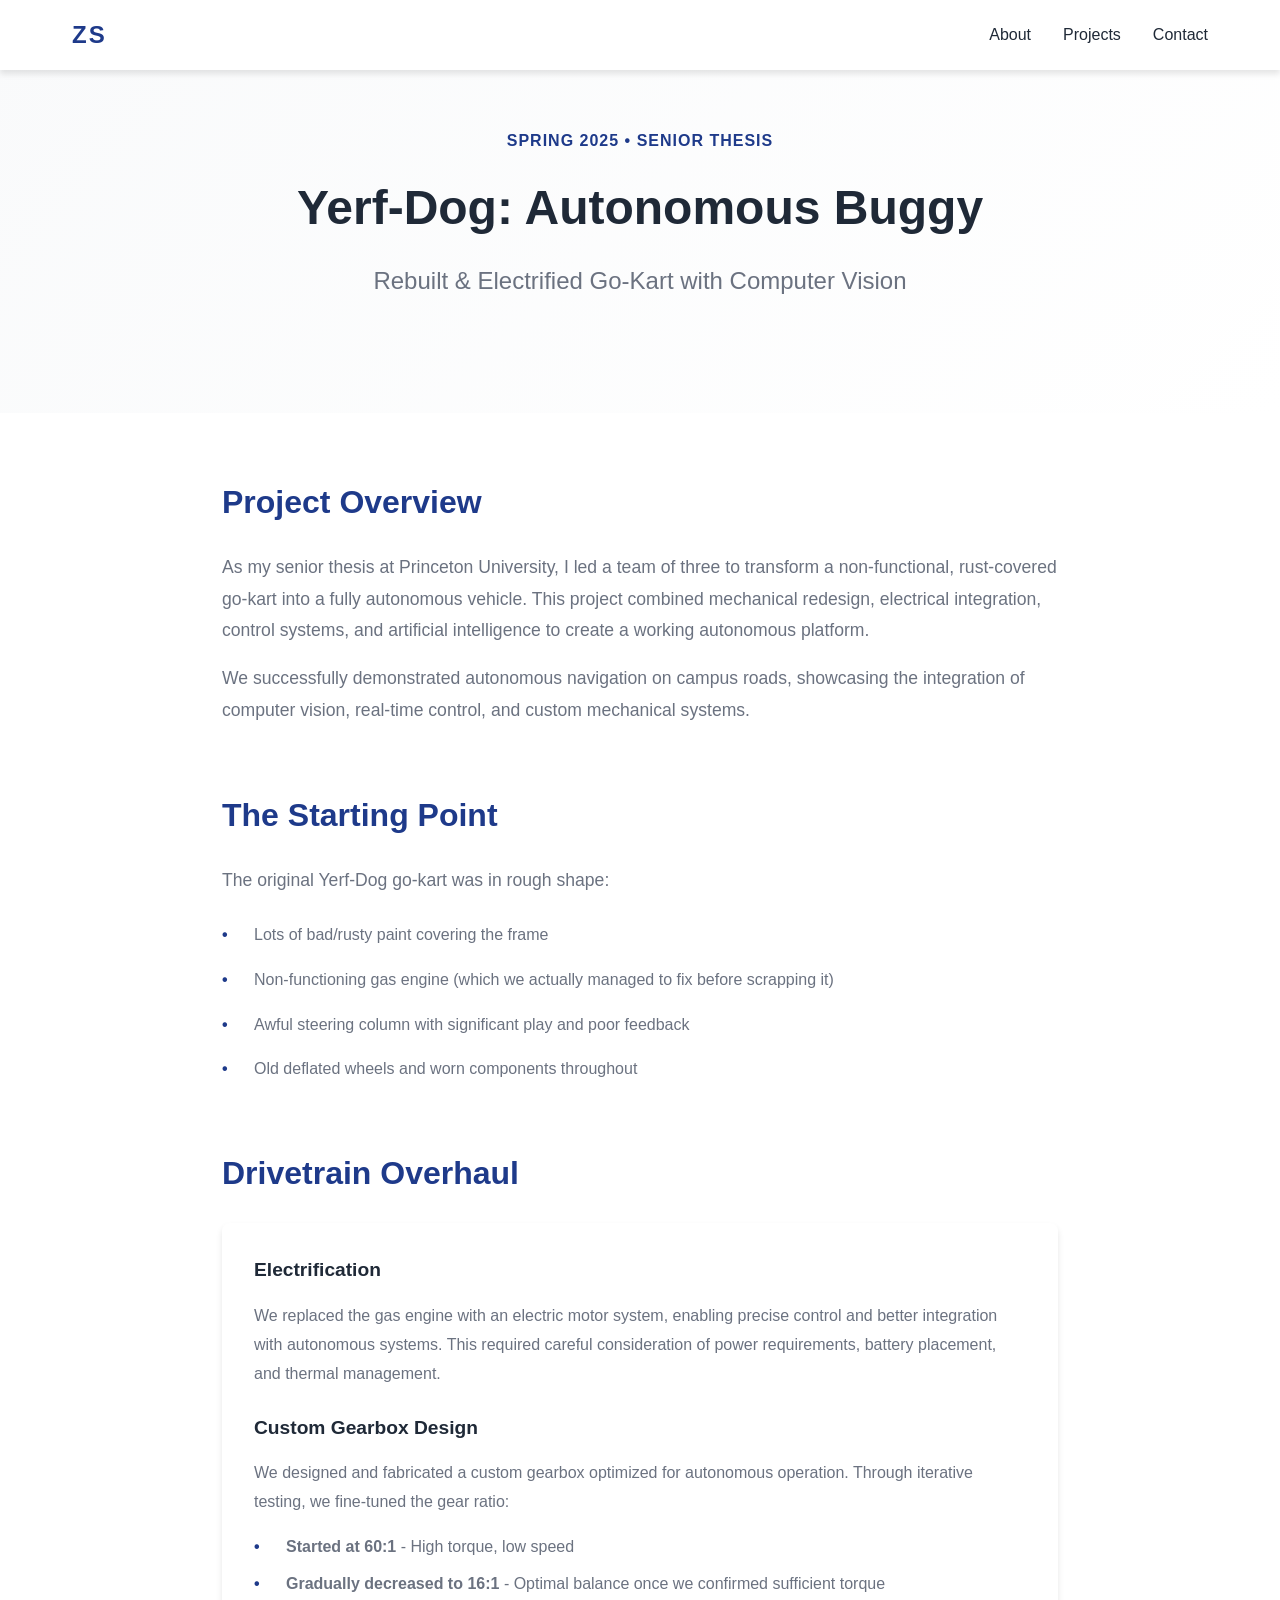
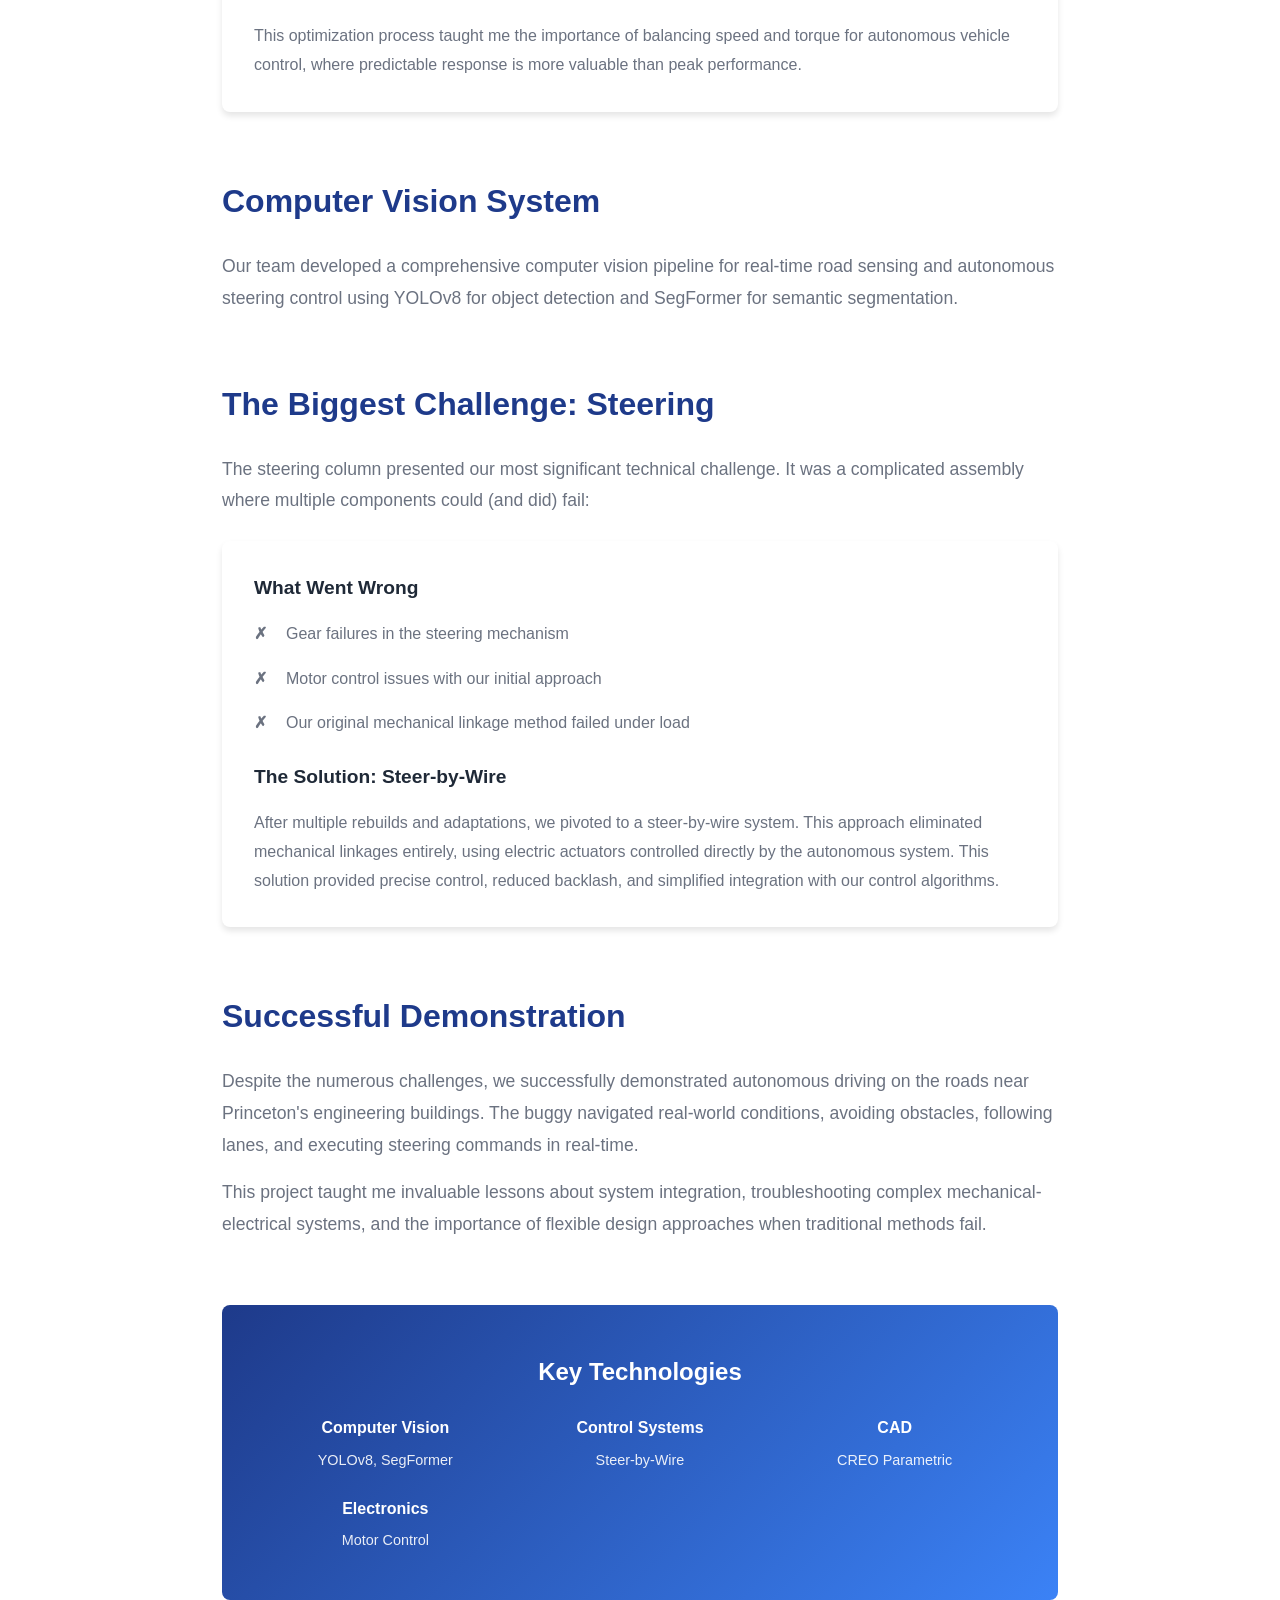
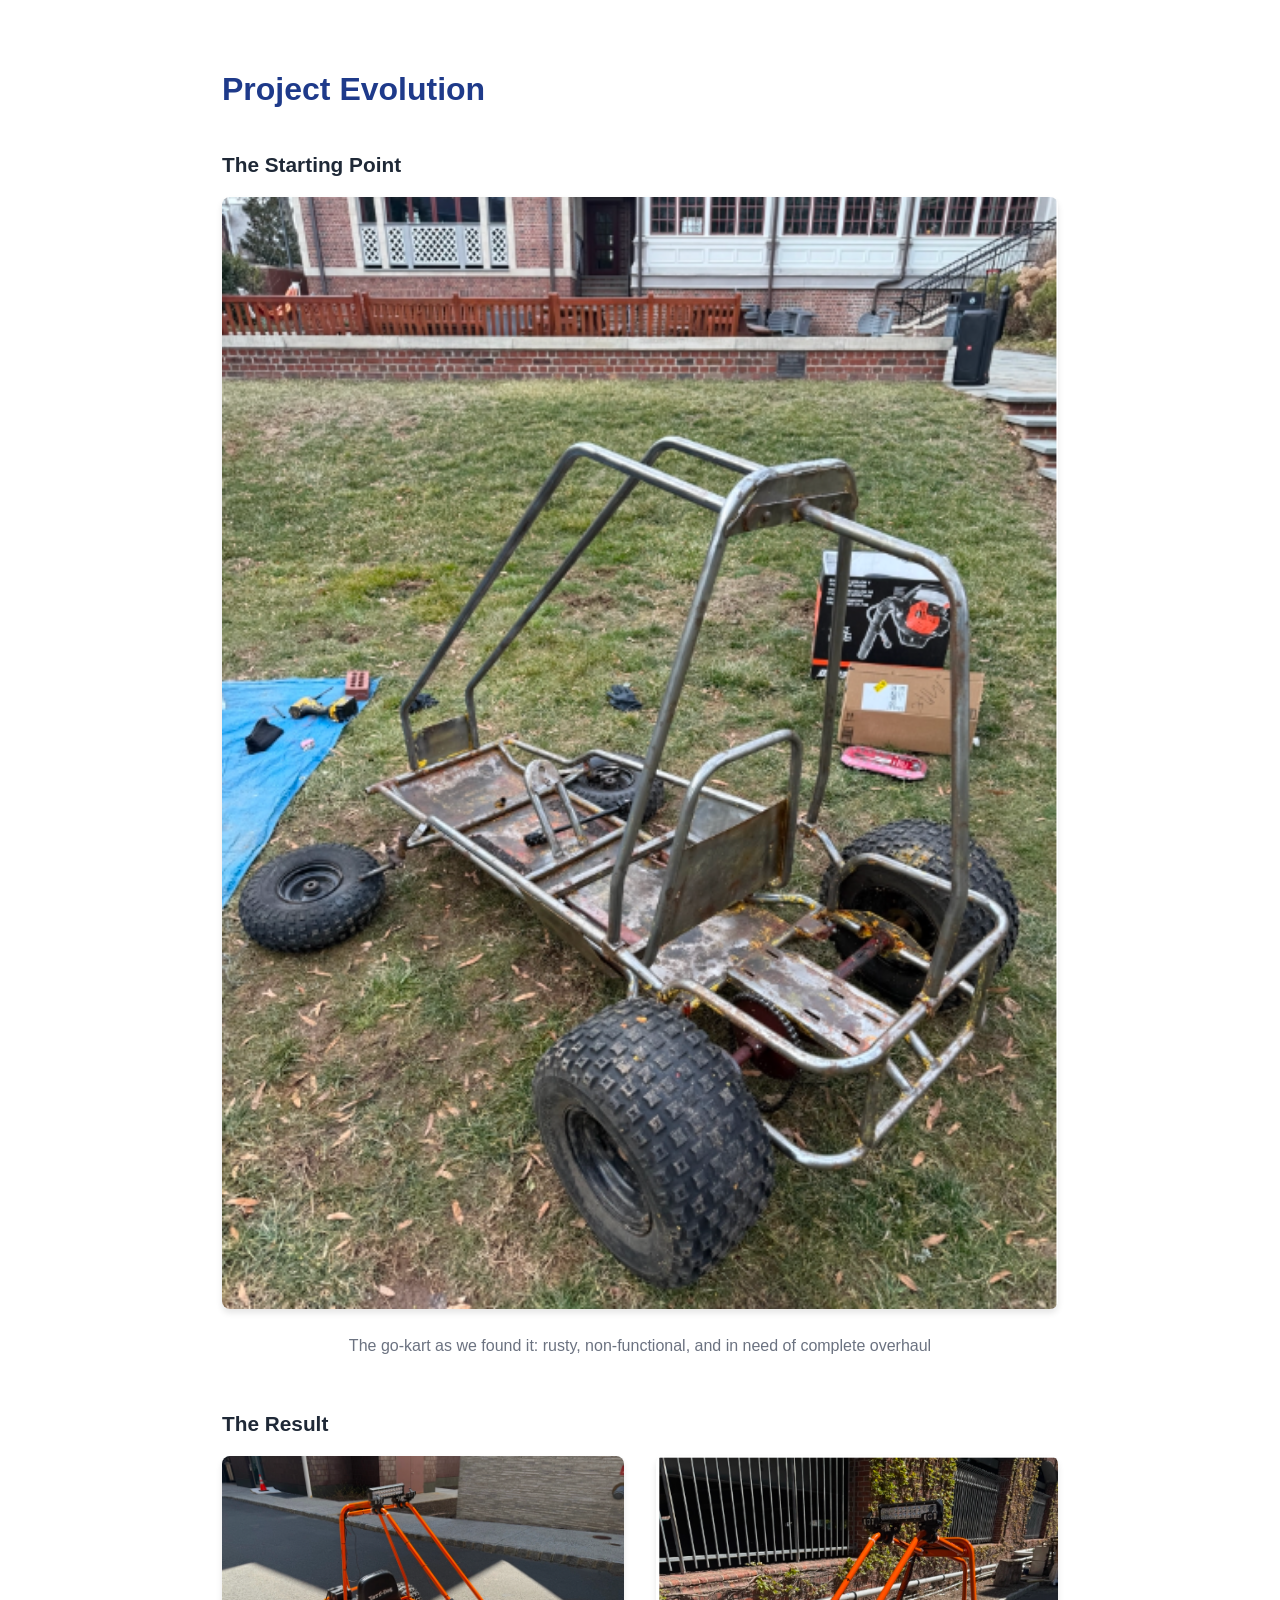
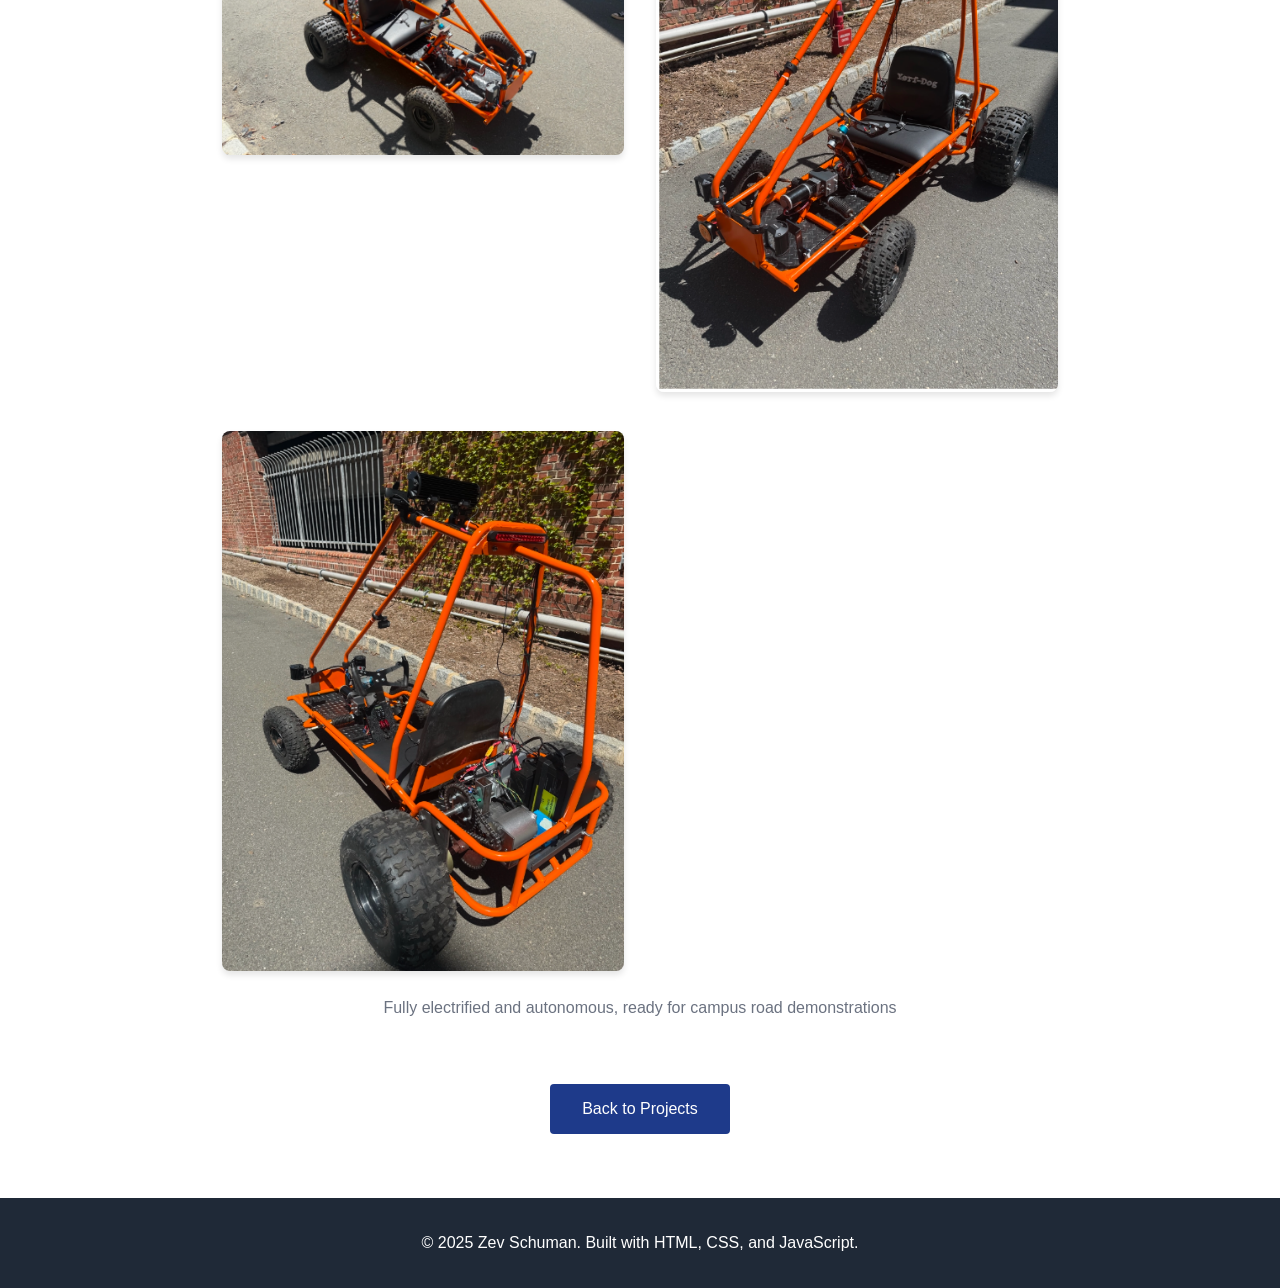
<file: yerf-dog.html>
<!DOCTYPE html>
<html lang="en">
  <head>
    <meta charset="UTF-8" />
    <meta name="viewport" content="width=device-width, initial-scale=1.0" />
    <title>Yerf-Dog Autonomous Buggy - Zev Schuman Portfolio</title>
    <link rel="stylesheet" href="css/option-a.css" />
  </head>
  <body>
    <!-- Navigation -->
    <nav class="nav">
      <div class="nav-container">
        <a href="index.html" class="nav-logo">ZS</a>
        <ul class="nav-menu">
          <li><a href="index.html#about" class="nav-link">About</a></li>
          <li><a href="index.html#projects" class="nav-link">Projects</a></li>
          <li><a href="index.html#contact" class="nav-link">Contact</a></li>
        </ul>
        <div class="nav-toggle">
          <span></span>
          <span></span>
          <span></span>
        </div>
      </div>
    </nav>

    <!-- Project Hero -->
    <section class="hero" style="padding-top: 8rem">
      <div class="container" style="max-width: 900px">
        <div style="text-align: center; margin-bottom: 3rem">
          <p
            style="
              color: var(--primary-color);
              font-weight: 600;
              margin-bottom: 1rem;
              text-transform: uppercase;
              letter-spacing: 1px;
            "
          >
            Spring 2025 • Senior Thesis
          </p>
          <h1
            style="
              font-size: 3rem;
              margin-bottom: 1rem;
              color: var(--text-dark);
            "
          >
            Yerf-Dog: Autonomous Buggy
          </h1>
          <h2
            style="
              font-size: 1.5rem;
              color: var(--text-light);
              font-weight: 400;
            "
          >
            Rebuilt & Electrified Go-Kart with Computer Vision
          </h2>
        </div>
      </div>
    </section>

    <!-- Project Content -->
    <section style="padding: 4rem 0">
      <div class="container" style="max-width: 900px">
        <!-- Overview -->
        <div style="margin-bottom: 4rem">
          <h3
            style="
              font-size: 2rem;
              margin-bottom: 1.5rem;
              color: var(--primary-color);
            "
          >
            Project Overview
          </h3>
          <p
            style="
              font-size: 1.1rem;
              line-height: 1.8;
              color: var(--text-light);
              margin-bottom: 1rem;
            "
          >
            As my senior thesis at Princeton University, I led a team of three
            to transform a non-functional, rust-covered go-kart into a fully
            autonomous vehicle. This project combined mechanical redesign,
            electrical integration, control systems, and artificial intelligence
            to create a working autonomous platform.
          </p>
          <p
            style="
              font-size: 1.1rem;
              line-height: 1.8;
              color: var(--text-light);
            "
          >
            We successfully demonstrated autonomous navigation on campus roads,
            showcasing the integration of computer vision, real-time control,
            and custom mechanical systems.
          </p>
        </div>

        <!-- Starting Point -->
        <div style="margin-bottom: 4rem">
          <h3
            style="
              font-size: 2rem;
              margin-bottom: 1.5rem;
              color: var(--primary-color);
            "
          >
            The Starting Point
          </h3>
          <p
            style="
              font-size: 1.1rem;
              line-height: 1.8;
              color: var(--text-light);
              margin-bottom: 1.5rem;
            "
          >
            The original Yerf-Dog go-kart was in rough shape:
          </p>
          <ul style="list-style: none; margin-left: 0">
            <li
              style="
                margin-bottom: 1rem;
                padding-left: 2rem;
                position: relative;
                color: var(--text-light);
                line-height: 1.8;
              "
            >
              <span
                style="
                  position: absolute;
                  left: 0;
                  color: var(--primary-color);
                  font-weight: bold;
                "
                >•</span
              >
              Lots of bad/rusty paint covering the frame
            </li>
            <li
              style="
                margin-bottom: 1rem;
                padding-left: 2rem;
                position: relative;
                color: var(--text-light);
                line-height: 1.8;
              "
            >
              <span
                style="
                  position: absolute;
                  left: 0;
                  color: var(--primary-color);
                  font-weight: bold;
                "
                >•</span
              >
              Non-functioning gas engine (which we actually managed to fix
              before scrapping it)
            </li>
            <li
              style="
                margin-bottom: 1rem;
                padding-left: 2rem;
                position: relative;
                color: var(--text-light);
                line-height: 1.8;
              "
            >
              <span
                style="
                  position: absolute;
                  left: 0;
                  color: var(--primary-color);
                  font-weight: bold;
                "
                >•</span
              >
              Awful steering column with significant play and poor feedback
            </li>
            <li
              style="
                padding-left: 2rem;
                position: relative;
                color: var(--text-light);
                line-height: 1.8;
              "
            >
              <span
                style="
                  position: absolute;
                  left: 0;
                  color: var(--primary-color);
                  font-weight: bold;
                "
                >•</span
              >
              Old deflated wheels and worn components throughout
            </li>
          </ul>
        </div>

        <!-- Drivetrain Overhaul -->
        <div style="margin-bottom: 4rem">
          <h3
            style="
              font-size: 2rem;
              margin-bottom: 1.5rem;
              color: var(--primary-color);
            "
          >
            Drivetrain Overhaul
          </h3>
          <div
            style="
              background: white;
              padding: 2rem;
              border-radius: 8px;
              box-shadow: var(--shadow);
            "
          >
            <h4
              style="
                font-size: 1.2rem;
                margin-bottom: 1rem;
                color: var(--text-dark);
              "
            >
              Electrification
            </h4>
            <p
              style="
                font-size: 1rem;
                line-height: 1.8;
                color: var(--text-light);
                margin-bottom: 1.5rem;
              "
            >
              We replaced the gas engine with an electric motor system, enabling
              precise control and better integration with autonomous systems.
              This required careful consideration of power requirements, battery
              placement, and thermal management.
            </p>

            <h4
              style="
                font-size: 1.2rem;
                margin-bottom: 1rem;
                color: var(--text-dark);
              "
            >
              Custom Gearbox Design
            </h4>
            <p
              style="
                font-size: 1rem;
                line-height: 1.8;
                color: var(--text-light);
                margin-bottom: 1rem;
              "
            >
              We designed and fabricated a custom gearbox optimized for
              autonomous operation. Through iterative testing, we fine-tuned the
              gear ratio:
            </p>
            <ul style="list-style: none; margin-left: 0; margin-bottom: 1.5rem">
              <li
                style="
                  margin-bottom: 0.5rem;
                  padding-left: 2rem;
                  position: relative;
                  color: var(--text-light);
                  line-height: 1.8;
                "
              >
                <span
                  style="
                    position: absolute;
                    left: 0;
                    color: var(--primary-color);
                    font-weight: bold;
                  "
                  >•</span
                >
                <strong>Started at 60:1</strong> - High torque, low speed
              </li>
              <li
                style="
                  margin-bottom: 0.5rem;
                  padding-left: 2rem;
                  position: relative;
                  color: var(--text-light);
                  line-height: 1.8;
                "
              >
                <span
                  style="
                    position: absolute;
                    left: 0;
                    color: var(--primary-color);
                    font-weight: bold;
                  "
                  >•</span
                >
                <strong>Gradually decreased to 16:1</strong> - Optimal balance
                once we confirmed sufficient torque
              </li>
            </ul>
            <p
              style="
                font-size: 1rem;
                line-height: 1.8;
                color: var(--text-light);
              "
            >
              This optimization process taught me the importance of balancing
              speed and torque for autonomous vehicle control, where predictable
              response is more valuable than peak performance.
            </p>
          </div>
        </div>

        <!-- Computer Vision -->
        <div style="margin-bottom: 4rem">
          <h3
            style="
              font-size: 2rem;
              margin-bottom: 1.5rem;
              color: var(--primary-color);
            "
          >
            Computer Vision System
          </h3>
          <p
            style="
              font-size: 1.1rem;
              line-height: 1.8;
              color: var(--text-light);
              margin-bottom: 1.5rem;
            "
          >
            Our team developed a comprehensive computer vision pipeline for real-time
            road sensing and autonomous steering control using YOLOv8 for object detection and SegFormer for semantic segmentation.
          </p>
        </div>

        <!-- Biggest Challenge: Steering -->
        <div style="margin-bottom: 4rem">
          <h3
            style="
              font-size: 2rem;
              margin-bottom: 1.5rem;
              color: var(--primary-color);
            "
          >
            The Biggest Challenge: Steering
          </h3>
          <p
            style="
              font-size: 1.1rem;
              line-height: 1.8;
              color: var(--text-light);
              margin-bottom: 1.5rem;
            "
          >
            The steering column presented our most significant technical
            challenge. It was a complicated assembly where multiple components
            could (and did) fail:
          </p>

          <div
            style="
              background: white;
              padding: 2rem;
              border-radius: 8px;
              box-shadow: var(--shadow);
            "
          >
            <h4
              style="
                font-size: 1.2rem;
                margin-bottom: 1rem;
                color: var(--text-dark);
              "
            >
              What Went Wrong
            </h4>
            <ul style="list-style: none; margin-left: 0; margin-bottom: 1.5rem">
              <li
                style="
                  margin-bottom: 1rem;
                  padding-left: 2rem;
                  position: relative;
                  color: var(--text-light);
                  line-height: 1.8;
                "
              >
                <span
                  style="
                    position: absolute;
                    left: 0;
                    color: var(--error);
                    font-weight: bold;
                  "
                  >✗</span
                >
                Gear failures in the steering mechanism
              </li>
              <li
                style="
                  margin-bottom: 1rem;
                  padding-left: 2rem;
                  position: relative;
                  color: var(--text-light);
                  line-height: 1.8;
                "
              >
                <span
                  style="
                    position: absolute;
                    left: 0;
                    color: var(--error);
                    font-weight: bold;
                  "
                  >✗</span
                >
                Motor control issues with our initial approach
              </li>
              <li
                style="
                  padding-left: 2rem;
                  position: relative;
                  color: var(--text-light);
                  line-height: 1.8;
                "
              >
                <span
                  style="
                    position: absolute;
                    left: 0;
                    color: var(--error);
                    font-weight: bold;
                  "
                  >✗</span
                >
                Our original mechanical linkage method failed under load
              </li>
            </ul>

            <h4
              style="
                font-size: 1.2rem;
                margin-bottom: 1rem;
                color: var(--text-dark);
              "
            >
              The Solution: Steer-by-Wire
            </h4>
            <p
              style="
                font-size: 1rem;
                line-height: 1.8;
                color: var(--text-light);
              "
            >
              After multiple rebuilds and adaptations, we pivoted to a
              steer-by-wire system. This approach eliminated mechanical linkages
              entirely, using electric actuators controlled directly by the
              autonomous system. This solution provided precise control, reduced
              backlash, and simplified integration with our control algorithms.
            </p>
          </div>
        </div>

        <!-- Demonstration -->
        <div style="margin-bottom: 4rem">
          <h3
            style="
              font-size: 2rem;
              margin-bottom: 1.5rem;
              color: var(--primary-color);
            "
          >
            Successful Demonstration
          </h3>
          <p
            style="
              font-size: 1.1rem;
              line-height: 1.8;
              color: var(--text-light);
              margin-bottom: 1rem;
            "
          >
            Despite the numerous challenges, we successfully demonstrated
            autonomous driving on the roads near Princeton's engineering
            buildings. The buggy navigated real-world conditions, avoiding
            obstacles, following lanes, and executing steering commands in
            real-time.
          </p>
          <p
            style="
              font-size: 1.1rem;
              line-height: 1.8;
              color: var(--text-light);
            "
          >
            This project taught me invaluable lessons about system integration,
            troubleshooting complex mechanical-electrical systems, and the
            importance of flexible design approaches when traditional methods
            fail.
          </p>
        </div>

        <!-- Key Technologies -->
        <div
          style="
            background: linear-gradient(
              135deg,
              var(--primary-color),
              var(--secondary-color)
            );
            padding: 3rem;
            border-radius: 8px;
            color: white;
            margin-bottom: 4rem;
          "
        >
          <h3
            style="font-size: 1.5rem; margin-bottom: 1.5rem; text-align: center"
          >
            Key Technologies
          </h3>
          <div
            style="
              display: grid;
              grid-template-columns: repeat(auto-fit, minmax(200px, 1fr));
              gap: 1.5rem;
            "
          >
            <div style="text-align: center">
              <p style="font-weight: 600; margin-bottom: 0.5rem">
                Computer Vision
              </p>
              <p style="opacity: 0.9; font-size: 0.9rem">YOLOv8, SegFormer</p>
            </div>
            <div style="text-align: center">
              <p style="font-weight: 600; margin-bottom: 0.5rem">
                Control Systems
              </p>
              <p style="opacity: 0.9; font-size: 0.9rem">Steer-by-Wire</p>
            </div>
            <div style="text-align: center">
              <p style="font-weight: 600; margin-bottom: 0.5rem">CAD</p>
              <p style="opacity: 0.9; font-size: 0.9rem">CREO Parametric</p>
            </div>
            <div style="text-align: center">
              <p style="font-weight: 600; margin-bottom: 0.5rem">Electronics</p>
              <p style="opacity: 0.9; font-size: 0.9rem">Motor Control</p>
            </div>
          </div>
        </div>

        <!-- Image Gallery -->
        <div style="margin: 4rem 0">
          <h3
            style="
              font-size: 2rem;
              margin-bottom: 2rem;
              color: var(--primary-color);
            "
          >
            Project Evolution
          </h3>

          <!-- Before Image -->
          <div style="margin-bottom: 3rem">
            <h4
              style="
                font-size: 1.3rem;
                margin-bottom: 1rem;
                color: var(--text-dark);
              "
            >
              The Starting Point
            </h4>
            <img
              src="images/yerf-dog/before.png"
              alt="Go-kart before restoration"
              style="
                width: 100%;
                max-width: 900px;
                border-radius: 8px;
                box-shadow: var(--shadow);
              "
            />
            <p
              style="
                text-align: center;
                color: var(--text-light);
                margin-top: 1rem;
              "
            >
              The go-kart as we found it: rusty, non-functional, and in need of
              complete overhaul
            </p>
          </div>

          <!-- After Images -->
          <div>
            <h4
              style="
                font-size: 1.3rem;
                margin-bottom: 1rem;
                color: var(--text-dark);
              "
            >
              The Result
            </h4>
            <div
              style="
                display: grid;
                grid-template-columns: repeat(auto-fit, minmax(350px, 1fr));
                gap: 2rem;
              "
            >
              <div>
                <img
                  src="images/yerf-dog/after-1.png"
                  alt="Completed autonomous buggy"
                  style="
                    width: 100%;
                    border-radius: 8px;
                    box-shadow: var(--shadow);
                  "
                />
              </div>
              <div>
                <img
                  src="images/yerf-dog/after-2.png"
                  alt="Buggy front view"
                  style="
                    width: 100%;
                    border-radius: 8px;
                    box-shadow: var(--shadow);
                  "
                />
              </div>
              <div>
                <img
                  src="images/yerf-dog/after-3.png"
                  alt="Buggy rear view"
                  style="
                    width: 100%;
                    border-radius: 8px;
                    box-shadow: var(--shadow);
                  "
                />
              </div>
            </div>
            <p
              style="
                text-align: center;
                color: var(--text-light);
                margin-top: 1rem;
              "
            >
              Fully electrified and autonomous, ready for campus road
              demonstrations
            </p>
          </div>
        </div>

        <!-- Back to Projects -->
        <div style="text-align: center; margin-top: 4rem">
          <a href="index.html#projects" class="btn btn-primary"
            >Back to Projects</a
          >
        </div>
      </div>
    </section>

    <!-- Footer -->
    <footer class="footer">
      <div class="container">
        <p>&copy; 2025 Zev Schuman. Built with HTML, CSS, and JavaScript.</p>
      </div>
    </footer>

    <script src="js/main.js"></script>
  </body>
</html>
</file>
<file: css/option-a.css>
/* Option A: Minimalist/Clean Design */

:root {
    --primary-color: #1e3a8a;
    --secondary-color: #3b82f6;
    --text-dark: #1f2937;
    --text-light: #6b7280;
    --bg-light: #f9fafb;
    --white: #ffffff;
    --border-color: #e5e7eb;
    --shadow: 0 4px 6px rgba(0, 0, 0, 0.1);
    --shadow-lg: 0 20px 25px rgba(0, 0, 0, 0.1);
}

* {
    margin: 0;
    padding: 0;
    box-sizing: border-box;
}

body {
    font-family: -apple-system, BlinkMacSystemFont, 'Segoe UI', 'Roboto', 'Oxygen', 'Ubuntu', 'Cantarell', sans-serif;
    line-height: 1.6;
    color: var(--text-dark);
    background-color: var(--white);
}

.container {
    max-width: 1200px;
    margin: 0 auto;
    padding: 0 2rem;
}

/* Navigation */
.nav {
    position: fixed;
    top: 0;
    left: 0;
    right: 0;
    background: var(--white);
    box-shadow: var(--shadow);
    z-index: 1000;
}

.nav-container {
    max-width: 1200px;
    margin: 0 auto;
    padding: 1rem 2rem;
    display: flex;
    justify-content: space-between;
    align-items: center;
}

.nav-logo {
    font-size: 1.5rem;
    font-weight: 700;
    color: var(--primary-color);
    text-decoration: none;
    letter-spacing: 2px;
}

.nav-menu {
    display: flex;
    list-style: none;
    gap: 2rem;
}

.nav-link {
    text-decoration: none;
    color: var(--text-dark);
    font-weight: 500;
    transition: color 0.3s;
}

.nav-link:hover {
    color: var(--secondary-color);
}

.nav-toggle {
    display: none;
    flex-direction: column;
    gap: 4px;
    cursor: pointer;
}

.nav-toggle span {
    width: 25px;
    height: 3px;
    background: var(--text-dark);
    transition: 0.3s;
}

/* Hero Section */
.hero {
    padding: 8rem 2rem 4rem;
    background: linear-gradient(135deg, var(--bg-light) 0%, var(--white) 100%);
}

.hero-container {
    max-width: 800px;
    margin: 0 auto;
    text-align: center;
}

.hero-name {
    font-size: 3.5rem;
    font-weight: 700;
    margin-bottom: 1rem;
    color: var(--text-dark);
}

.hero-title {
    font-size: 1.5rem;
    color: var(--primary-color);
    margin-bottom: 0.5rem;
    font-weight: 600;
}

.hero-subtitle {
    font-size: 1.1rem;
    color: var(--text-light);
    margin-bottom: 2rem;
}

.hero-contact {
    margin-bottom: 2rem;
}

.contact-link {
    color: var(--text-dark);
    text-decoration: none;
    transition: color 0.3s;
}

.contact-link:hover {
    color: var(--secondary-color);
}

.contact-separator {
    margin: 0 1rem;
    color: var(--text-light);
}

.hero-cta {
    display: flex;
    gap: 1rem;
    justify-content: center;
}

/* Buttons */
.btn {
    padding: 0.75rem 2rem;
    text-decoration: none;
    border-radius: 4px;
    font-weight: 500;
    transition: all 0.3s;
    display: inline-block;
    cursor: pointer;
    border: none;
    font-size: 1rem;
}

.btn-primary {
    background: var(--primary-color);
    color: var(--white);
}

.btn-primary:hover {
    background: var(--secondary-color);
    transform: translateY(-2px);
}

.btn-secondary {
    background: transparent;
    color: var(--primary-color);
    border: 2px solid var(--primary-color);
}

.btn-secondary:hover {
    background: var(--primary-color);
    color: var(--white);
}

.btn-outline {
    background: transparent;
    color: var(--primary-color);
    border: 2px solid var(--primary-color);
}

.btn-outline:hover {
    background: var(--primary-color);
    color: var(--white);
}

/* Section Styles */
section {
    padding: 4rem 0;
}

.section-title {
    font-size: 2.5rem;
    text-align: center;
    margin-bottom: 3rem;
    color: var(--text-dark);
    font-weight: 700;
}

/* About Section */
.about {
    background: var(--bg-light);
}

.about-content {
    display: grid;
    grid-template-columns: 1fr 1fr;
    gap: 3rem;
}

.about-education h3,
.about-skills h3 {
    font-size: 1.5rem;
    margin-bottom: 1.5rem;
    color: var(--primary-color);
}

.education-item {
    margin-bottom: 2rem;
}

.education-header {
    display: flex;
    justify-content: space-between;
    margin-bottom: 0.5rem;
}

.education-header h4 {
    font-size: 1.2rem;
    color: var(--text-dark);
}

.education-year {
    color: var(--text-light);
    font-weight: 500;
}

.education-degree {
    font-weight: 600;
    margin-bottom: 0.25rem;
}

.education-detail,
.education-note {
    color: var(--text-light);
    font-size: 0.95rem;
}

.skills-grid {
    display: grid;
    grid-template-columns: 1fr 1fr;
    gap: 1.5rem;
}

.skill-category h4 {
    font-size: 1rem;
    margin-bottom: 0.5rem;
    color: var(--text-dark);
}

.skill-category ul {
    list-style: none;
}

.skill-category li {
    padding: 0.25rem 0;
    color: var(--text-light);
}

/* Projects Section */
.projects {
    background: var(--white);
}

.projects-grid {
    display: grid;
    grid-template-columns: repeat(auto-fit, minmax(300px, 1fr));
    gap: 2rem;
}

.project-card {
    background: var(--white);
    border: 1px solid var(--border-color);
    border-radius: 8px;
    overflow: hidden;
    transition: all 0.3s;
}

.project-card:hover {
    box-shadow: var(--shadow-lg);
    transform: translateY(-4px);
}

.project-image {
    width: 100%;
    overflow: hidden;
}

.image-placeholder {
    width: 100%;
    background: var(--bg-light);
    display: flex;
    flex-direction: column;
    align-items: center;
    justify-content: center;
    text-align: center;
    padding: 3rem 2rem;
    color: var(--text-light);
}

.image-placeholder span {
    display: block;
    font-weight: 500;
    margin-bottom: 0.5rem;
}

.image-placeholder small {
    font-size: 0.85rem;
}

.project-content {
    padding: 1.5rem;
}

.project-title {
    font-size: 1.3rem;
    margin-bottom: 0.5rem;
    color: var(--text-dark);
}

.project-type {
    color: var(--primary-color);
    font-size: 0.9rem;
    margin-bottom: 1rem;
    font-weight: 500;
}

.project-description {
    color: var(--text-light);
    margin-bottom: 1rem;
    line-height: 1.6;
}

.project-tags {
    display: flex;
    flex-wrap: wrap;
    gap: 0.5rem;
    margin-bottom: 1rem;
}

.tag {
    padding: 0.25rem 0.75rem;
    background: var(--bg-light);
    border-radius: 12px;
    font-size: 0.85rem;
    color: var(--primary-color);
}

/* Experience Section */
.experience {
    background: var(--bg-light);
}

.timeline {
    max-width: 800px;
    margin: 0 auto;
}

.timeline-item {
    position: relative;
    padding: 2rem 0;
    padding-left: 3rem;
    border-left: 2px solid var(--border-color);
}

.timeline-item::before {
    content: '';
    position: absolute;
    left: -8px;
    top: 2rem;
    width: 14px;
    height: 14px;
    background: var(--primary-color);
    border-radius: 50%;
}

.timeline-date {
    position: absolute;
    left: -100px;
    top: 2rem;
    font-weight: 600;
    color: var(--primary-color);
}

.timeline-content h3 {
    font-size: 1.2rem;
    margin-bottom: 0.25rem;
    color: var(--text-dark);
}

.timeline-content h4 {
    font-size: 1rem;
    color: var(--primary-color);
    margin-bottom: 1rem;
}

.timeline-content ul {
    margin-left: 1.5rem;
}

.timeline-content li {
    margin-bottom: 0.5rem;
    color: var(--text-light);
}

/* Contact Section */
.contact {
    background: var(--white);
}

.contact-description {
    text-align: center;
    color: var(--text-light);
    margin-bottom: 2rem;
    max-width: 600px;
    margin-left: auto;
    margin-right: auto;
}

.contact-info {
    display: flex;
    justify-content: center;
    gap: 3rem;
    flex-wrap: wrap;
}

.contact-item {
    display: flex;
    align-items: center;
    gap: 0.75rem;
    text-decoration: none;
    color: var(--text-dark);
    font-size: 1.1rem;
    transition: color 0.3s;
}

.contact-item:hover {
    color: var(--secondary-color);
}

.contact-icon {
    font-size: 1.5rem;
}

/* Footer */
.footer {
    background: var(--text-dark);
    color: var(--white);
    text-align: center;
    padding: 2rem;
}

/* Modal */
.modal {
    display: none;
    position: fixed;
    z-index: 2000;
    left: 0;
    top: 0;
    width: 100%;
    height: 100%;
    background: rgba(0, 0, 0, 0.7);
    padding: 2rem;
}

.modal-content {
    background: var(--white);
    margin: auto;
    padding: 3rem;
    max-width: 900px;
    max-height: 90vh;
    overflow-y: auto;
    border-radius: 8px;
    position: relative;
}

.modal-close {
    position: absolute;
    right: 1rem;
    top: 1rem;
    font-size: 2rem;
    cursor: pointer;
    color: var(--text-light);
}

.modal-close:hover {
    color: var(--text-dark);
}

/* Responsive Design */
@media (max-width: 768px) {
    .nav-menu {
        position: fixed;
        left: -100%;
        top: 70px;
        flex-direction: column;
        background: var(--white);
        width: 100%;
        text-align: center;
        transition: 0.3s;
        box-shadow: var(--shadow);
        padding: 2rem 0;
    }

    .nav-menu.active {
        left: 0;
    }

    .nav-toggle {
        display: flex;
    }

    .hero-name {
        font-size: 2rem;
    }

    /* Hero name with logos mobile layout */
    .hero-content > div:first-child {
        flex-wrap: wrap !important;
        gap: 1rem !important;
    }

    .hero-content > div:first-child h1 {
        width: 100%;
        order: -1;
    }

    .hero-content > div:first-child img {
        order: 0;
    }

    .hero-cta {
        flex-direction: column;
    }

    .about-content {
        grid-template-columns: 1fr;
    }

    .skills-grid {
        grid-template-columns: 1fr;
    }

    .timeline-date {
        position: static;
        display: block;
        margin-bottom: 0.5rem;
        font-weight: 600;
        color: var(--primary-color);
    }

    .timeline-item {
        padding-left: 1.5rem;
    }

    .contact-info {
        flex-direction: column;
        gap: 1.5rem;
    }

    /* Bio section flex layout fix */
    .about [style*="display: flex"] {
        flex-direction: column !important;
        align-items: center !important;
    }

    .about [style*="display: flex"] img {
        margin-bottom: 1.5rem !important;
    }

    /* Education header mobile fix */
    .education-header {
        flex-direction: column;
        align-items: flex-start;
    }

    .education-year {
        margin-top: 0.25rem;
    }

    /* Hero logos mobile fix */
    .hero-content img {
        height: 50px !important;
    }

    /* Line breaks for mobile contact info */
    .hero-contact {
        display: flex !important;
        flex-direction: column !important;
        gap: 0.5rem;
    }

    .contact-separator {
        display: none;
    }
}
</file>
<file: css/option-b.css>
/* Option B: Bold/Creative Design */

:root {
    --primary-color: #7c3aed;
    --secondary-color: #ec4899;
    --accent-color: #f59e0b;
    --text-dark: #1e293b;
    --text-light: #64748b;
    --bg-gradient-1: #f8fafc;
    --bg-gradient-2: #e2e8f0;
    --white: #ffffff;
    --shadow: 0 10px 30px rgba(124, 58, 237, 0.2);
    --shadow-lg: 0 20px 50px rgba(124, 58, 237, 0.3);
}

* {
    margin: 0;
    padding: 0;
    box-sizing: border-box;
}

body {
    font-family: 'Inter', -apple-system, BlinkMacSystemFont, 'Segoe UI', sans-serif;
    line-height: 1.6;
    color: var(--text-dark);
    background: linear-gradient(180deg, var(--bg-gradient-1) 0%, var(--white) 50%, var(--bg-gradient-2) 100%);
    background-attachment: fixed;
}

.container {
    max-width: 1200px;
    margin: 0 auto;
    padding: 0 2rem;
}

@keyframes float {
    0%, 100% { transform: translateY(0); }
    50% { transform: translateY(-10px); }
}

/* Navigation */
.nav {
    position: fixed;
    top: 0;
    left: 0;
    right: 0;
    background: rgba(255, 255, 255, 0.95);
    backdrop-filter: blur(10px);
    box-shadow: var(--shadow);
    z-index: 1000;
}

.nav-container {
    max-width: 1200px;
    margin: 0 auto;
    padding: 1.5rem 2rem;
    display: flex;
    justify-content: space-between;
    align-items: center;
}

.nav-logo {
    font-size: 1.8rem;
    font-weight: 800;
    background: linear-gradient(135deg, var(--primary-color), var(--secondary-color));
    -webkit-background-clip: text;
    -webkit-text-fill-color: transparent;
    background-clip: text;
    text-decoration: none;
    letter-spacing: 3px;
}

.nav-menu {
    display: flex;
    list-style: none;
    gap: 2.5rem;
}

.nav-link {
    text-decoration: none;
    color: var(--text-dark);
    font-weight: 600;
    position: relative;
    transition: color 0.3s;
}

.nav-link::after {
    content: '';
    position: absolute;
    bottom: -5px;
    left: 0;
    width: 0;
    height: 3px;
    background: linear-gradient(90deg, var(--primary-color), var(--secondary-color));
    transition: width 0.3s;
}

.nav-link:hover {
    color: var(--primary-color);
}

.nav-link:hover::after {
    width: 100%;
}

.nav-toggle {
    display: none;
    flex-direction: column;
    gap: 5px;
    cursor: pointer;
}

.nav-toggle span {
    width: 28px;
    height: 3px;
    background: var(--primary-color);
    border-radius: 3px;
    transition: 0.3s;
}

/* Hero Section */
.hero {
    padding: 10rem 2rem 6rem;
    text-align: center;
    background: linear-gradient(135deg, rgba(124, 58, 237, 0.05) 0%, rgba(236, 72, 153, 0.05) 100%);
    position: relative;
    overflow: hidden;
}

.hero::before {
    content: '';
    position: absolute;
    top: -50%;
    right: -10%;
    width: 600px;
    height: 600px;
    background: radial-gradient(circle, rgba(124, 58, 237, 0.1) 0%, transparent 70%);
    border-radius: 50%;
    animation: float 8s ease-in-out infinite;
}

.hero-container {
    max-width: 900px;
    margin: 0 auto;
    position: relative;
    z-index: 1;
}

.hero-name {
    font-size: 5rem;
    font-weight: 900;
    margin-bottom: 1.5rem;
    background: linear-gradient(135deg, var(--primary-color), var(--secondary-color), var(--accent-color));
    -webkit-background-clip: text;
    -webkit-text-fill-color: transparent;
    background-clip: text;
    line-height: 1.1;
}

.hero-title {
    font-size: 1.8rem;
    color: var(--primary-color);
    margin-bottom: 0.75rem;
    font-weight: 700;
}

.hero-subtitle {
    font-size: 1.3rem;
    color: var(--text-light);
    margin-bottom: 2.5rem;
}

.hero-contact {
    margin-bottom: 2.5rem;
}

.contact-link {
    color: var(--text-dark);
    text-decoration: none;
    font-weight: 500;
    transition: color 0.3s;
}

.contact-link:hover {
    color: var(--primary-color);
}

.contact-separator {
    margin: 0 1.5rem;
    color: var(--text-light);
}

.hero-cta {
    display: flex;
    gap: 1.5rem;
    justify-content: center;
}

/* Buttons */
.btn {
    padding: 1rem 2.5rem;
    text-decoration: none;
    border-radius: 50px;
    font-weight: 600;
    transition: all 0.3s;
    display: inline-block;
    cursor: pointer;
    border: none;
    font-size: 1rem;
}

.btn-primary {
    background: linear-gradient(135deg, var(--primary-color), var(--secondary-color));
    color: var(--white);
    box-shadow: var(--shadow);
}

.btn-primary:hover {
    transform: translateY(-3px);
    box-shadow: var(--shadow-lg);
}

.btn-secondary {
    background: var(--white);
    color: var(--primary-color);
    border: 3px solid var(--primary-color);
    box-shadow: var(--shadow);
}

.btn-secondary:hover {
    background: linear-gradient(135deg, var(--primary-color), var(--secondary-color));
    color: var(--white);
    transform: translateY(-3px);
    box-shadow: var(--shadow-lg);
}

.btn-outline {
    background: transparent;
    color: var(--primary-color);
    border: 3px solid var(--primary-color);
}

.btn-outline:hover {
    background: var(--primary-color);
    color: var(--white);
    transform: translateY(-2px);
}

/* Section Styles */
section {
    padding: 5rem 0;
    position: relative;
}

section:nth-child(even) {
    background: linear-gradient(180deg, var(--bg-gradient-2) 0%, var(--bg-gradient-1) 100%);
}

.section-title {
    font-size: 3.5rem;
    text-align: center;
    margin-bottom: 4rem;
    font-weight: 900;
    background: linear-gradient(135deg, var(--primary-color), var(--secondary-color));
    -webkit-background-clip: text;
    -webkit-text-fill-color: transparent;
    background-clip: text;
}

/* About Section */
.about-content {
    display: grid;
    grid-template-columns: 1.2fr 0.8fr;
    gap: 4rem;
    align-items: start;
}

.about-education h3,
.about-skills h3 {
    font-size: 2rem;
    margin-bottom: 2rem;
    color: var(--primary-color);
    font-weight: 800;
}

.education-item {
    margin-bottom: 2.5rem;
    padding: 1.5rem;
    background: var(--white);
    border-radius: 15px;
    border-left: 5px solid var(--primary-color);
    box-shadow: var(--shadow);
}

.education-header {
    display: flex;
    justify-content: space-between;
    margin-bottom: 0.75rem;
    flex-wrap: wrap;
    gap: 1rem;
}

.education-header h4 {
    font-size: 1.4rem;
    color: var(--text-dark);
    font-weight: 700;
}

.education-year {
    color: var(--secondary-color);
    font-weight: 700;
    font-size: 1.1rem;
}

.education-degree {
    font-weight: 600;
    margin-bottom: 0.5rem;
    font-size: 1.1rem;
}

.education-detail,
.education-note {
    color: var(--text-light);
    font-size: 0.95rem;
}

.skills-grid {
    display: grid;
    grid-template-columns: 1fr 1fr;
    gap: 2rem;
}

.skill-category {
    padding: 1.5rem;
    background: var(--white);
    border-radius: 15px;
    box-shadow: var(--shadow);
}

.skill-category h4 {
    font-size: 1.1rem;
    margin-bottom: 1rem;
    color: var(--primary-color);
    font-weight: 700;
}

.skill-category ul {
    list-style: none;
}

.skill-category li {
    padding: 0.5rem 0;
    color: var(--text-light);
    position: relative;
    padding-left: 1.5rem;
}

.skill-category li::before {
    content: '▶';
    position: absolute;
    left: 0;
    color: var(--secondary-color);
}

/* Projects Section */
.projects-grid {
    display: grid;
    grid-template-columns: repeat(auto-fit, minmax(350px, 1fr));
    gap: 3rem;
}

.project-card {
    background: var(--white);
    border-radius: 20px;
    overflow: hidden;
    transition: all 0.4s;
    box-shadow: var(--shadow);
    border: 2px solid transparent;
}

.project-card:hover {
    transform: translateY(-8px) rotate(1deg);
    box-shadow: var(--shadow-lg);
    border-color: var(--primary-color);
}

.project-image {
    width: 100%;
    overflow: hidden;
    height: 250px;
}

.image-placeholder {
    width: 100%;
    height: 100%;
    background: linear-gradient(135deg, var(--primary-color), var(--secondary-color));
    display: flex;
    flex-direction: column;
    align-items: center;
    justify-content: center;
    text-align: center;
    padding: 2rem;
    color: var(--white);
}

.image-placeholder span {
    display: block;
    font-weight: 600;
    margin-bottom: 0.5rem;
    font-size: 1.1rem;
}

.image-placeholder small {
    font-size: 0.9rem;
    opacity: 0.9;
}

.project-content {
    padding: 2rem;
}

.project-title {
    font-size: 1.5rem;
    margin-bottom: 0.5rem;
    color: var(--text-dark);
    font-weight: 700;
}

.project-type {
    color: var(--secondary-color);
    font-size: 1rem;
    margin-bottom: 1rem;
    font-weight: 600;
}

.project-description {
    color: var(--text-light);
    margin-bottom: 1.5rem;
    line-height: 1.8;
}

.project-tags {
    display: flex;
    flex-wrap: wrap;
    gap: 0.75rem;
    margin-bottom: 1.5rem;
}

.tag {
    padding: 0.4rem 1rem;
    background: linear-gradient(135deg, rgba(124, 58, 237, 0.1), rgba(236, 72, 153, 0.1));
    border-radius: 20px;
    font-size: 0.85rem;
    color: var(--primary-color);
    font-weight: 600;
    border: 1px solid rgba(124, 58, 237, 0.3);
}

/* Experience Section */
.timeline {
    max-width: 900px;
    margin: 0 auto;
    position: relative;
}

.timeline::before {
    content: '';
    position: absolute;
    left: 50%;
    transform: translateX(-50%);
    top: 0;
    bottom: 0;
    width: 4px;
    background: linear-gradient(180deg, var(--primary-color), var(--secondary-color));
    border-radius: 2px;
}

.timeline-item {
    position: relative;
    padding: 2.5rem 0;
    width: 48%;
}

.timeline-item:nth-child(odd) {
    left: 0;
    text-align: right;
    padding-right: 3rem;
}

.timeline-item:nth-child(even) {
    left: 52%;
    padding-left: 3rem;
}

.timeline-item::before {
    content: '';
    position: absolute;
    width: 20px;
    height: 20px;
    background: var(--primary-color);
    border-radius: 50%;
    border: 4px solid var(--white);
    box-shadow: 0 0 0 4px var(--secondary-color);
}

.timeline-item:nth-child(odd)::before {
    right: -2.5rem;
}

.timeline-item:nth-child(even)::before {
    left: -2.5rem;
}

.timeline-date {
    font-weight: 700;
    color: var(--secondary-color);
    margin-bottom: 1rem;
    font-size: 1.1rem;
}

.timeline-content {
    background: var(--white);
    padding: 2rem;
    border-radius: 15px;
    box-shadow: var(--shadow);
    border-left: 5px solid var(--primary-color);
}

.timeline-item:nth-child(odd) .timeline-content {
    border-left: none;
    border-right: 5px solid var(--primary-color);
}

.timeline-content h3 {
    font-size: 1.4rem;
    margin-bottom: 0.5rem;
    color: var(--text-dark);
    font-weight: 700;
}

.timeline-content h4 {
    font-size: 1.1rem;
    color: var(--primary-color);
    margin-bottom: 1.5rem;
    font-weight: 600;
}

.timeline-content ul {
    list-style: none;
}

.timeline-content li {
    margin-bottom: 0.75rem;
    color: var(--text-light);
    position: relative;
    padding-left: 1.5rem;
}

.timeline-content li::before {
    content: '✓';
    position: absolute;
    left: 0;
    color: var(--secondary-color);
    font-weight: bold;
}

/* Contact Section */
.contact {
    background: linear-gradient(135deg, rgba(124, 58, 237, 0.05) 0%, rgba(236, 72, 153, 0.05) 100%);
}

.contact-description {
    text-align: center;
    color: var(--text-light);
    margin-bottom: 3rem;
    max-width: 700px;
    margin-left: auto;
    margin-right: auto;
    font-size: 1.2rem;
}

.contact-info {
    display: flex;
    justify-content: center;
    gap: 5rem;
    flex-wrap: wrap;
}

.contact-item {
    display: flex;
    align-items: center;
    gap: 1rem;
    text-decoration: none;
    color: var(--text-dark);
    font-size: 1.3rem;
    padding: 1.5rem 2.5rem;
    background: var(--white);
    border-radius: 50px;
    transition: all 0.3s;
    box-shadow: var(--shadow);
    font-weight: 600;
}

.contact-item:hover {
    transform: translateY(-5px);
    box-shadow: var(--shadow-lg);
    background: linear-gradient(135deg, var(--primary-color), var(--secondary-color));
    color: var(--white);
}

.contact-icon {
    font-size: 2rem;
}

/* Footer */
.footer {
    background: linear-gradient(135deg, var(--primary-color), var(--secondary-color));
    color: var(--white);
    text-align: center;
    padding: 3rem;
}

/* Modal */
.modal {
    display: none;
    position: fixed;
    z-index: 2000;
    left: 0;
    top: 0;
    width: 100%;
    height: 100%;
    background: rgba(0, 0, 0, 0.8);
    padding: 2rem;
}

.modal-content {
    background: var(--white);
    margin: auto;
    padding: 4rem;
    max-width: 900px;
    max-height: 90vh;
    overflow-y: auto;
    border-radius: 20px;
    position: relative;
    box-shadow: 0 20px 60px rgba(0, 0, 0, 0.4);
}

.modal-close {
    position: absolute;
    right: 2rem;
    top: 2rem;
    font-size: 2.5rem;
    cursor: pointer;
    color: var(--text-light);
    width: 50px;
    height: 50px;
    display: flex;
    align-items: center;
    justify-content: center;
    border-radius: 50%;
    transition: all 0.3s;
}

.modal-close:hover {
    background: var(--primary-color);
    color: var(--white);
    transform: rotate(90deg);
}

/* Responsive Design */
@media (max-width: 768px) {
    .nav-menu {
        position: fixed;
        left: -100%;
        top: 80px;
        flex-direction: column;
        background: var(--white);
        width: 100%;
        text-align: center;
        transition: 0.3s;
        box-shadow: var(--shadow);
        padding: 3rem 0;
        gap: 2rem;
    }

    .nav-menu.active {
        left: 0;
    }

    .nav-toggle {
        display: flex;
    }

    .hero-name {
        font-size: 3rem;
    }

    .section-title {
        font-size: 2.5rem;
    }

    .hero-cta {
        flex-direction: column;
    }

    .about-content {
        grid-template-columns: 1fr;
    }

    .skills-grid {
        grid-template-columns: 1fr;
    }

    .timeline::before {
        left: 1rem;
    }

    .timeline-item {
        width: 100%;
        left: 0 !important;
        padding-left: 4rem !important;
        padding-right: 0 !important;
        text-align: left !important;
    }

    .timeline-item::before {
        left: 0.5rem !important;
    }

    .timeline-item .timeline-content {
        border-left: 5px solid var(--primary-color) !important;
        border-right: none !important;
    }

    .contact-info {
        flex-direction: column;
        gap: 2rem;
    }

    .contact-item {
        width: 100%;
        justify-content: center;
    }
}
</file>
<file: css/option-c.css>
/* Option C: Technical/Professional Dark Mode */

:root {
    --bg-dark: #0a0e1a;
    --bg-secondary: #111827;
    --bg-card: #1a1f2e;
    --accent-blue: #00d4ff;
    --accent-purple: #8b5cf6;
    --accent-green: #10b981;
    --text-primary: #e5e7eb;
    --text-secondary: #9ca3af;
    --border-color: #374151;
    --success: #10b981;
    --error: #ef4444;
}

* {
    margin: 0;
    padding: 0;
    box-sizing: border-box;
}

body {
    font-family: 'SF Mono', 'Monaco', 'Cascadia Code', 'Roboto Mono', monospace;
    line-height: 1.6;
    color: var(--text-primary);
    background: var(--bg-dark);
    overflow-x: hidden;
}

.container {
    max-width: 1200px;
    margin: 0 auto;
    padding: 0 2rem;
}

/* Navigation */
.nav {
    position: fixed;
    top: 0;
    left: 0;
    right: 0;
    background: var(--bg-secondary);
    border-bottom: 1px solid var(--border-color);
    z-index: 1000;
}

.nav-container {
    max-width: 1200px;
    margin: 0 auto;
    padding: 1rem 2rem;
    display: flex;
    justify-content: space-between;
    align-items: center;
}

.nav-logo {
    font-size: 1.5rem;
    font-weight: 700;
    color: var(--accent-blue);
    text-decoration: none;
    font-family: monospace;
    padding: 0.25rem 0.5rem;
    border: 2px solid var(--accent-blue);
    background: transparent;
}

.nav-logo::before {
    content: '>>';
    color: var(--accent-green);
}

.nav-menu {
    display: flex;
    list-style: none;
    gap: 2rem;
}

.nav-link {
    text-decoration: none;
    color: var(--text-secondary);
    font-weight: 500;
    transition: color 0.3s;
    position: relative;
}

.nav-link::before {
    content: '> ';
    color: var(--accent-green);
    opacity: 0;
    transition: opacity 0.3s;
}

.nav-link:hover {
    color: var(--text-primary);
}

.nav-link:hover::before {
    opacity: 1;
}

.nav-toggle {
    display: none;
    flex-direction: column;
    gap: 4px;
    cursor: pointer;
}

.nav-toggle span {
    width: 25px;
    height: 2px;
    background: var(--text-primary);
    transition: 0.3s;
}

/* Hero Section */
.hero {
    padding: 8rem 2rem 4rem;
    background: radial-gradient(ellipse at top, rgba(0, 212, 255, 0.05) 0%, transparent 50%);
    position: relative;
}

.hero::before {
    content: '';
    position: absolute;
    top: 0;
    left: 0;
    right: 0;
    bottom: 0;
    background-image: 
        repeating-linear-gradient(
            0deg,
            transparent,
            transparent 2px,
            rgba(0, 212, 255, 0.03) 2px,
            rgba(0, 212, 255, 0.03) 4px
        );
    pointer-events: none;
}

.hero-container {
    max-width: 900px;
    margin: 0 auto;
    text-align: center;
    position: relative;
    z-index: 1;
}

.hero-name {
    font-size: 4rem;
    font-weight: 700;
    margin-bottom: 1rem;
    color: var(--text-primary);
    font-family: monospace;
    text-shadow: 0 0 20px rgba(0, 212, 255, 0.5);
}

.hero-name::before {
    content: '$ ';
    color: var(--accent-green);
}

.hero-title {
    font-size: 1.5rem;
    color: var(--accent-blue);
    margin-bottom: 0.5rem;
    font-weight: 600;
    font-family: monospace;
}

.hero-subtitle {
    font-size: 1.1rem;
    color: var(--text-secondary);
    margin-bottom: 2rem;
}

.hero-contact {
    margin-bottom: 2rem;
    padding: 1rem 2rem;
    background: var(--bg-card);
    border: 1px solid var(--border-color);
    border-radius: 4px;
    display: inline-block;
}

.contact-link {
    color: var(--text-primary);
    text-decoration: none;
    transition: color 0.3s;
    font-family: monospace;
}

.contact-link:hover {
    color: var(--accent-blue);
}

.contact-separator {
    margin: 0 1rem;
    color: var(--text-secondary);
}

.hero-cta {
    display: flex;
    gap: 1rem;
    justify-content: center;
}

/* Buttons */
.btn {
    padding: 0.75rem 2rem;
    text-decoration: none;
    border: 2px solid;
    font-weight: 600;
    transition: all 0.3s;
    display: inline-block;
    cursor: pointer;
    font-size: 1rem;
    font-family: monospace;
    border-radius: 2px;
}

.btn-primary {
    background: var(--accent-blue);
    color: var(--bg-dark);
    border-color: var(--accent-blue);
}

.btn-primary:hover {
    background: transparent;
    color: var(--accent-blue);
    box-shadow: 0 0 20px rgba(0, 212, 255, 0.5);
}

.btn-secondary {
    background: transparent;
    color: var(--accent-purple);
    border-color: var(--accent-purple);
}

.btn-secondary:hover {
    background: var(--accent-purple);
    color: var(--bg-dark);
    box-shadow: 0 0 20px rgba(139, 92, 246, 0.5);
}

.btn-outline {
    background: transparent;
    color: var(--accent-blue);
    border-color: var(--accent-blue);
}

.btn-outline:hover {
    background: var(--accent-blue);
    color: var(--bg-dark);
    box-shadow: 0 0 20px rgba(0, 212, 255, 0.5);
}

/* Section Styles */
section {
    padding: 4rem 0;
    position: relative;
}

.section-title {
    font-size: 2.5rem;
    text-align: center;
    margin-bottom: 3rem;
    color: var(--text-primary);
    font-weight: 700;
    font-family: monospace;
    position: relative;
    padding-bottom: 1rem;
}

.section-title::after {
    content: '';
    position: absolute;
    bottom: 0;
    left: 50%;
    transform: translateX(-50%);
    width: 100px;
    height: 2px;
    background: linear-gradient(90deg, transparent, var(--accent-blue), transparent);
}

.section-title::before {
    content: '// ';
    color: var(--accent-green);
}

/* About Section */
.about {
    background: var(--bg-secondary);
}

.about-content {
    display: grid;
    grid-template-columns: 1fr 1fr;
    gap: 3rem;
}

.about-education h3,
.about-skills h3 {
    font-size: 1.5rem;
    margin-bottom: 1.5rem;
    color: var(--accent-blue);
    font-family: monospace;
}

.about-education h3::before {
    content: '> ';
    color: var(--accent-green);
}

.education-item {
    margin-bottom: 2rem;
    padding: 1.5rem;
    background: var(--bg-card);
    border: 1px solid var(--border-color);
    border-left: 4px solid var(--accent-blue);
    position: relative;
}

.education-header {
    display: flex;
    justify-content: space-between;
    margin-bottom: 0.75rem;
    flex-wrap: wrap;
    gap: 1rem;
}

.education-header h4 {
    font-size: 1.2rem;
    color: var(--text-primary);
}

.education-year {
    color: var(--accent-green);
    font-weight: 600;
}

.education-degree {
    font-weight: 600;
    margin-bottom: 0.5rem;
    color: var(--text-primary);
}

.education-detail,
.education-note {
    color: var(--text-secondary);
    font-size: 0.95rem;
}

.skills-grid {
    display: grid;
    grid-template-columns: 1fr 1fr;
    gap: 1.5rem;
}

.skill-category {
    padding: 1.5rem;
    background: var(--bg-card);
    border: 1px solid var(--border-color);
}

.skill-category h4 {
    font-size: 1rem;
    margin-bottom: 1rem;
    color: var(--accent-purple);
    font-family: monospace;
}

.skill-category h4::before {
    content: '-> ';
    color: var(--accent-green);
}

.skill-category ul {
    list-style: none;
}

.skill-category li {
    padding: 0.5rem 0;
    color: var(--text-secondary);
    position: relative;
    padding-left: 1.5rem;
}

.skill-category li::before {
    content: '•';
    position: absolute;
    left: 0;
    color: var(--accent-blue);
}

/* Projects Section */
.projects {
    background: var(--bg-dark);
}

.projects-grid {
    display: grid;
    grid-template-columns: repeat(auto-fit, minmax(300px, 1fr));
    gap: 2rem;
}

.project-card {
    background: var(--bg-card);
    border: 1px solid var(--border-color);
    transition: all 0.3s;
    overflow: hidden;
}

.project-card:hover {
    border-color: var(--accent-blue);
    box-shadow: 0 0 30px rgba(0, 212, 255, 0.2);
    transform: translateY(-5px);
}

.project-image {
    width: 100%;
    overflow: hidden;
}

.image-placeholder {
    width: 100%;
    background: linear-gradient(135deg, rgba(0, 212, 255, 0.1), rgba(139, 92, 246, 0.1));
    display: flex;
    flex-direction: column;
    align-items: center;
    justify-content: center;
    text-align: center;
    padding: 3rem 2rem;
    color: var(--text-secondary);
    border-bottom: 1px solid var(--border-color);
    font-family: monospace;
}

.image-placeholder span {
    display: block;
    font-weight: 600;
    margin-bottom: 0.5rem;
    color: var(--text-primary);
}

.image-placeholder small {
    font-size: 0.85rem;
}

.project-content {
    padding: 1.5rem;
}

.project-title {
    font-size: 1.3rem;
    margin-bottom: 0.5rem;
    color: var(--text-primary);
}

.project-type {
    color: var(--accent-blue);
    font-size: 0.9rem;
    margin-bottom: 1rem;
    font-weight: 500;
}

.project-description {
    color: var(--text-secondary);
    margin-bottom: 1rem;
    line-height: 1.6;
}

.project-tags {
    display: flex;
    flex-wrap: wrap;
    gap: 0.5rem;
    margin-bottom: 1rem;
}

.tag {
    padding: 0.25rem 0.75rem;
    background: var(--bg-secondary);
    border: 1px solid var(--border-color);
    border-radius: 2px;
    font-size: 0.85rem;
    color: var(--accent-purple);
    font-family: monospace;
}

/* Experience Section */
.experience {
    background: var(--bg-secondary);
}

.timeline {
    max-width: 800px;
    margin: 0 auto;
}

.timeline-item {
    position: relative;
    padding: 2rem 0;
    padding-left: 3rem;
    border-left: 2px solid var(--border-color);
}

.timeline-item::before {
    content: '';
    position: absolute;
    left: -7px;
    top: 2rem;
    width: 12px;
    height: 12px;
    background: var(--accent-blue);
    border-radius: 50%;
    box-shadow: 0 0 10px var(--accent-blue);
}

.timeline-date {
    position: absolute;
    left: -100px;
    top: 2rem;
    font-weight: 600;
    color: var(--accent-green);
    font-family: monospace;
}

.timeline-content {
    background: var(--bg-card);
    padding: 1.5rem;
    border: 1px solid var(--border-color);
}

.timeline-content h3 {
    font-size: 1.2rem;
    margin-bottom: 0.5rem;
    color: var(--text-primary);
}

.timeline-content h4 {
    font-size: 1rem;
    color: var(--accent-purple);
    margin-bottom: 1rem;
}

.timeline-content ul {
    list-style: none;
}

.timeline-content li {
    margin-bottom: 0.75rem;
    color: var(--text-secondary);
    position: relative;
    padding-left: 1.5rem;
}

.timeline-content li::before {
    content: '→';
    position: absolute;
    left: 0;
    color: var(--accent-blue);
    font-weight: bold;
}

/* Contact Section */
.contact {
    background: var(--bg-dark);
}

.contact-description {
    text-align: center;
    color: var(--text-secondary);
    margin-bottom: 2rem;
    max-width: 600px;
    margin-left: auto;
    margin-right: auto;
}

.contact-info {
    display: flex;
    justify-content: center;
    gap: 3rem;
    flex-wrap: wrap;
}

.contact-item {
    display: flex;
    align-items: center;
    gap: 1rem;
    text-decoration: none;
    color: var(--text-primary);
    font-size: 1.1rem;
    padding: 1rem 2rem;
    background: var(--bg-card);
    border: 1px solid var(--border-color);
    transition: all 0.3s;
}

.contact-item:hover {
    border-color: var(--accent-blue);
    color: var(--accent-blue);
    box-shadow: 0 0 20px rgba(0, 212, 255, 0.2);
}

.contact-icon {
    font-size: 1.5rem;
}

/* Footer */
.footer {
    background: var(--bg-secondary);
    border-top: 1px solid var(--border-color);
    color: var(--text-secondary);
    text-align: center;
    padding: 2rem;
    font-family: monospace;
}

.footer::before {
    content: '// ';
    color: var(--accent-green);
}

/* Modal */
.modal {
    display: none;
    position: fixed;
    z-index: 2000;
    left: 0;
    top: 0;
    width: 100%;
    height: 100%;
    background: rgba(0, 0, 0, 0.9);
    padding: 2rem;
}

.modal-content {
    background: var(--bg-card);
    margin: auto;
    padding: 3rem;
    max-width: 900px;
    max-height: 90vh;
    overflow-y: auto;
    border: 2px solid var(--border-color);
    position: relative;
}

.modal-close {
    position: absolute;
    right: 1rem;
    top: 1rem;
    font-size: 2rem;
    cursor: pointer;
    color: var(--text-secondary);
    width: 40px;
    height: 40px;
    display: flex;
    align-items: center;
    justify-content: center;
    transition: all 0.3s;
}

.modal-close:hover {
    color: var(--accent-blue);
    background: var(--bg-secondary);
}

/* Responsive Design */
@media (max-width: 768px) {
    .nav-menu {
        position: fixed;
        left: -100%;
        top: 70px;
        flex-direction: column;
        background: var(--bg-card);
        width: 100%;
        text-align: center;
        transition: 0.3s;
        border-bottom: 1px solid var(--border-color);
        padding: 2rem 0;
    }

    .nav-menu.active {
        left: 0;
    }

    .nav-toggle {
        display: flex;
    }

    .hero-name {
        font-size: 2.5rem;
    }

    .hero-cta {
        flex-direction: column;
    }

    .about-content {
        grid-template-columns: 1fr;
    }

    .skills-grid {
        grid-template-columns: 1fr;
    }

    .timeline-date {
        position: static;
        display: block;
        margin-bottom: 0.5rem;
    }

    .timeline-item {
        padding-left: 1.5rem;
    }

    .contact-info {
        flex-direction: column;
        gap: 1.5rem;
    }
}
</file>
